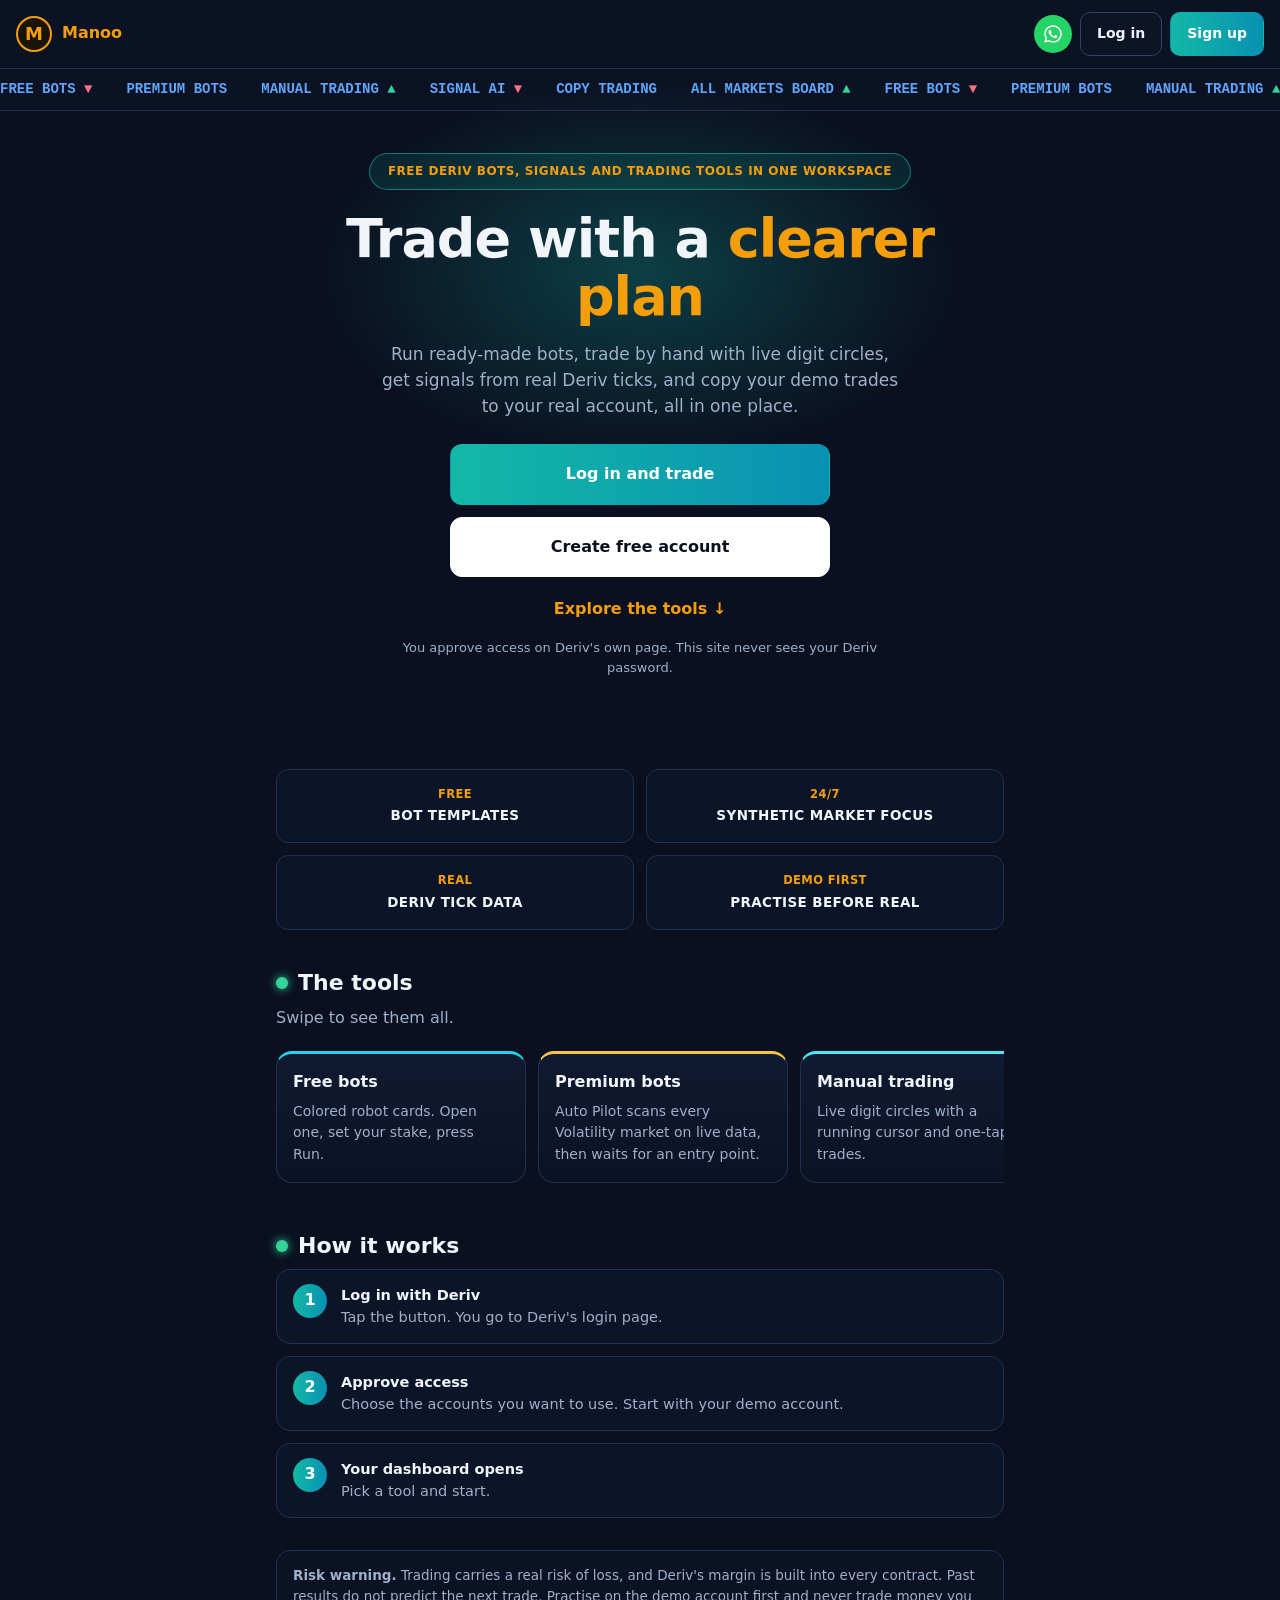
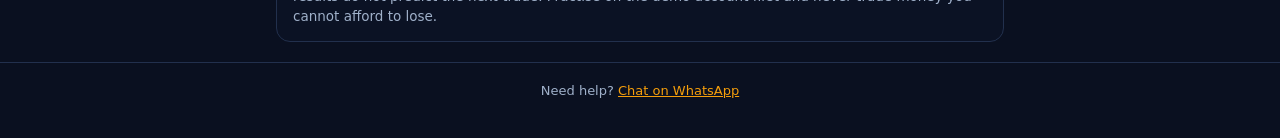
<file: index.html>
<!DOCTYPE html>
<html lang="en">
<head>
<meta charset="utf-8">
<meta name="viewport" content="width=device-width, initial-scale=1">
<title>Deriv bots and trading tools</title>
<style>
:root{--bg:#0a1020;--panel:#121b30;--line:#22304d;--ink:#f1f5f9;--mute:#9fb0c9;--teal:#14b8a6;--teal2:#0891b2;--orange:#f59e0b}
*{box-sizing:border-box}
html{scroll-behavior:smooth}
body{margin:0;background:var(--bg);color:var(--ink);font:16px/1.55 "Trebuchet MS",Verdana,system-ui,sans-serif}
a{color:inherit}
header{display:flex;align-items:center;justify-content:space-between;gap:10px;padding:12px 16px;border-bottom:1px solid var(--line);background:#0b1224}
.brand{display:flex;align-items:center;gap:10px;font-weight:800;color:var(--orange);font-size:16px}
.brand b{width:36px;height:36px;border-radius:50%;background:#1a1405;border:2px solid var(--orange);display:grid;place-items:center;color:var(--orange);font-size:18px}
.hr{display:flex;align-items:center;gap:8px}
.btn{display:inline-flex;align-items:center;justify-content:center;gap:8px;border-radius:10px;padding:10px 16px;font:inherit;font-weight:700;font-size:14px;cursor:pointer;text-decoration:none;border:1px solid #34425f;background:#0c1426;color:var(--ink)}
.btn.t{background:linear-gradient(90deg,var(--teal),var(--teal2));border-color:transparent;color:#fff}
.btn.w{background:#fff;color:#0a1020;border-color:#fff}
.btn:focus-visible{outline:3px solid var(--orange);outline-offset:2px}
.wa{width:38px;height:38px;border-radius:50%;background:#25d366;display:grid;place-items:center}
.strip{background:#0b1224;border-bottom:1px solid var(--line);overflow:hidden;white-space:nowrap}
.strip div{display:inline-flex;gap:34px;padding:10px 0;animation:mq 30s linear infinite;font-family:"Courier New",monospace;font-weight:700;font-size:14px;color:#60a5fa}
.strip span:nth-child(3n)::after{content:" ▲";color:#34d399}.strip span:nth-child(3n+1)::after{content:" ▼";color:#fb7185}
@keyframes mq{from{transform:translateX(0)}to{transform:translateX(-50%)}}
.hero{position:relative;text-align:center;padding:42px 18px 36px;max-width:640px;margin:0 auto}
.hero::before{content:"";position:absolute;inset:-30px 0 auto 0;height:380px;background:radial-gradient(closest-side,rgba(20,184,166,.28),transparent);pointer-events:none;z-index:0}
.hero>*{position:relative;z-index:1}
.pill{display:inline-block;padding:9px 18px;border-radius:30px;border:1px solid rgba(20,184,166,.6);background:rgba(20,184,166,.12);color:var(--orange);font-weight:800;font-size:12px;letter-spacing:.5px;text-transform:uppercase;line-height:1.4}
.hero h1{font-size:clamp(36px,10vw,54px);line-height:1.08;margin:20px 0 14px;letter-spacing:-1px}
.hero h1 em{font-style:normal;color:var(--orange)}
.hero p{color:var(--mute);font-size:17px;margin:0 auto 24px;max-width:520px}
.cta{display:grid;gap:12px;max-width:380px;margin:0 auto}
.cta .btn{padding:17px;font-size:16px;border-radius:12px}
.more{display:inline-block;margin-top:20px;color:var(--orange);font-weight:800;text-decoration:none}
#msg{display:none;max-width:420px;margin:0 auto 16px;padding:10px 14px;border-radius:12px;background:#3a2a10;border:1px solid #8a6a1f;color:#ffd78a;font-size:14px}
.sec{max-width:760px;margin:0 auto;padding:30px 16px 6px}
.sec h2{margin:0 0 6px;font-size:22px;display:flex;align-items:center;gap:10px}.sec h2::before{content:"";width:12px;height:12px;border-radius:50%;background:#34d399;box-shadow:0 0 10px #34d399}
.sec .sub{color:var(--mute);margin:0 0 16px}
.tiles{display:grid;grid-template-columns:1fr 1fr;gap:12px}
.tile{background:#0c1528;border:1px solid var(--line);border-radius:12px;padding:16px;text-align:center;font-weight:800;text-transform:uppercase;font-size:13.5px;letter-spacing:.4px}
.tile small{display:block;color:var(--orange);font-size:11.5px;margin-bottom:2px}
.cards{display:flex;gap:12px;overflow-x:auto;padding:4px 0 10px;scroll-snap-type:x mandatory;scrollbar-width:none}
.cards::-webkit-scrollbar{display:none}
.fc{flex:none;width:250px;scroll-snap-align:start;background:linear-gradient(180deg,#101a30,#0b1224);border:1px solid var(--line);border-top:3px solid var(--c);border-radius:16px;padding:16px}
.fc h3{margin:0 0 6px;font-size:16px}.fc p{margin:0;color:var(--mute);font-size:14px}
.steps{display:grid;gap:12px}
.step{display:flex;gap:14px;background:#0c1528;border:1px solid var(--line);border-radius:14px;padding:14px 16px}
.step i{flex:none;width:34px;height:34px;border-radius:50%;background:linear-gradient(90deg,var(--teal),var(--teal2));color:#fff;display:grid;place-items:center;font-style:normal;font-weight:800}
.step p{margin:0;color:var(--mute);font-size:14.5px}.step b{display:block;color:var(--ink)}
.risk{max-width:728px;margin:26px auto 8px;padding:14px 16px;border-radius:14px;border:1px solid var(--line);background:#0b1224;color:var(--mute);font-size:13.5px}
footer{text-align:center;color:var(--mute);font-size:13px;padding:18px 18px 36px;border-top:1px solid var(--line);margin-top:20px}
@media(prefers-reduced-motion:reduce){.strip div{animation:none;flex-wrap:wrap;white-space:normal}html{scroll-behavior:auto}}
</style>
</head>
<body>
<header>
  <div class="brand"><b>M</b>Manoo</div>
  <div class="hr">
    <a class="wa" href="https://wa.me/254769968830" target="_blank" rel="noopener noreferrer" aria-label="Chat on WhatsApp" title="Chat on WhatsApp"><svg viewBox="0 0 448 512" width="20" height="20" aria-hidden="true"><path fill="#fff" d="M380.9 97.1C339 55.1 283.2 32 223.9 32c-122.4 0-222 99.6-222 222 0 39.1 10.2 77.3 29.6 111L0 480l117.7-30.9c32.4 17.7 68.9 27 106.1 27h.1c122.3 0 224.1-99.6 224.1-222 0-59.3-25.2-115-67.1-157zm-157 341.6c-33.2 0-65.7-8.9-94-25.7l-6.7-4-69.8 18.3L72 359.2l-4.4-7c-18.5-29.4-28.2-63.3-28.2-98.2 0-101.7 82.8-184.5 184.6-184.5 49.3 0 95.6 19.2 130.4 54.1 34.8 34.9 56.2 81.2 56.1 130.5 0 101.8-84.9 184.6-186.6 184.6zm101.2-138.2c-5.5-2.8-32.8-16.2-37.9-18-5.1-1.9-8.8-2.8-12.5 2.8-3.7 5.6-14.3 18-17.6 21.8-3.2 3.7-6.5 4.2-12 1.4-32.6-16.3-54-29.1-75.5-66-5.7-9.8 5.7-9.1 16.3-30.3 1.8-3.7.9-6.9-.5-9.7-1.4-2.8-12.5-30.1-17.1-41.2-4.5-10.8-9.1-9.3-12.5-9.5-3.2-.2-6.9-.2-10.6-.2-3.7 0-9.7 1.4-14.8 6.9-5.1 5.6-19.4 19-19.4 46.3 0 27.3 19.9 53.7 22.6 57.4 2.8 3.7 39.1 59.7 94.8 83.8 35.2 15.2 49 16.5 66.6 13.9 10.7-1.6 32.8-13.4 37.4-26.4 4.6-13 4.6-24.1 3.2-26.4-1.3-2.5-5-3.9-10.5-6.6z"/></svg></a>
    <button class="btn" id="loginTop" type="button">Log in</button>
    <a class="btn t" href="https://t.deriv.link?t=ZMDRX7S994PX" target="_blank" rel="noopener noreferrer sponsored">Sign up</a>
  </div>
</header>

<div class="strip" aria-hidden="true"><div>
  <span>FREE BOTS</span><span>PREMIUM BOTS</span><span>MANUAL TRADING</span><span>SIGNAL AI</span><span>COPY TRADING</span><span>ALL MARKETS BOARD</span>
  <span>FREE BOTS</span><span>PREMIUM BOTS</span><span>MANUAL TRADING</span><span>SIGNAL AI</span><span>COPY TRADING</span><span>ALL MARKETS BOARD</span>
</div></div>

<main>
  <section class="hero">
    <div id="msg" role="status"></div>
    <span class="pill">Free Deriv bots, signals and trading tools in one workspace</span>
    <h1>Trade with a <em>clearer plan</em></h1>
    <p>Run ready-made bots, trade by hand with live digit circles, get signals from real Deriv ticks, and copy your demo trades to your real account, all in one place.</p>
    <div class="cta">
      <button class="btn t" id="loginMain" type="button">Log in and trade</button>
      <a class="btn w" href="https://t.deriv.link?t=ZMDRX7S994PX" target="_blank" rel="noopener noreferrer sponsored">Create free account</a>
    </div>
    <a class="more" href="#tools">Explore the tools ↓</a>
    <p style="font-size:13px;margin-top:16px">You approve access on Deriv's own page. This site never sees your Deriv password.</p>
  </section>

  <section class="sec">
    <div class="tiles">
      <div class="tile"><small>FREE</small>Bot templates</div>
      <div class="tile"><small>24/7</small>Synthetic market focus</div>
      <div class="tile"><small>REAL</small>Deriv tick data</div>
      <div class="tile"><small>DEMO FIRST</small>Practise before real</div>
    </div>
  </section>

  <section class="sec" id="tools">
    <h2>The tools</h2>
    <p class="sub">Swipe to see them all.</p>
    <div class="cards">
      <div class="fc" style="--c:#22d3ee"><h3>Free bots</h3><p>Colored robot cards. Open one, set your stake, press Run.</p></div>
      <div class="fc" style="--c:#f5c542"><h3>Premium bots</h3><p>Auto Pilot scans every Volatility market on live data, then waits for an entry point.</p></div>
      <div class="fc" style="--c:#4ee3f5"><h3>Manual trading</h3><p>Live digit circles with a running cursor and one-tap trades.</p></div>
      <div class="fc" style="--c:#a3e635"><h3>Signal AI</h3><p>Scans markets, rings and blinks when a pattern stands out.</p></div>
      <div class="fc" style="--c:#818cf8"><h3>All markets board</h3><p>Every Volatility index as live circle cards on one screen.</p></div>
      <div class="fc" style="--c:#f472b6"><h3>Copy trading</h3><p>Mirror your demo trades on your real account with strict limits.</p></div>
    </div>
  </section>

  <section class="sec">
    <h2>How it works</h2>
    <div class="steps">
      <div class="step"><i>1</i><p><b>Log in with Deriv</b>Tap the button. You go to Deriv's login page.</p></div>
      <div class="step"><i>2</i><p><b>Approve access</b>Choose the accounts you want to use. Start with your demo account.</p></div>
      <div class="step"><i>3</i><p><b>Your dashboard opens</b>Pick a tool and start.</p></div>
    </div>
  </section>

  <div class="risk"><b>Risk warning.</b> Trading carries a real risk of loss, and Deriv's margin is built into every contract. Past results do not predict the next trade. Practise on the demo account first and never trade money you cannot afford to lose.</div>
</main>

<footer>Need help? <a href="https://wa.me/254769968830" target="_blank" rel="noopener noreferrer" style="color:var(--orange)">Chat on WhatsApp</a></footer>

<script>
(function(){
  var APP_ID='33NyIprKo3XAhtN4o99wt',REDIRECT='https://manoo-fx.vercel.app/dashboard.html',SCOPE='trade account_manage';
  var authed=false;try{authed=!!sessionStorage.getItem('mtl_a')}catch(e){}
  var msg=document.getElementById('msg'),q=new URLSearchParams(location.search);
  if(q.get('expired')){msg.textContent='Your session ended. Please log in again.';msg.style.display='block'}
  function b64(buf){return btoa(String.fromCharCode.apply(null,new Uint8Array(buf))).replace(/\+/g,'-').replace(/\//g,'_').replace(/=+$/,'')}
  async function login(){
    if(authed){location.href='/dashboard.html';return}
    try{
      var v=b64(crypto.getRandomValues(new Uint8Array(32))),ch=b64(await crypto.subtle.digest('SHA-256',new TextEncoder().encode(v))),state=crypto.randomUUID();
      sessionStorage.setItem('mtl_v',v);sessionStorage.setItem('mtl_s',state);
      var u=new URL('https://auth.deriv.com/oauth2/auth');
      u.search=new URLSearchParams({response_type:'code',client_id:APP_ID,redirect_uri:REDIRECT,scope:SCOPE,state:state,code_challenge:ch,code_challenge_method:'S256'}).toString();
      location.href=u.toString();
    }catch(e){msg.textContent='Your browser blocked the secure login. Open this page over https and try again.';msg.style.display='block'}
  }
  var top=document.getElementById('loginTop'),main=document.getElementById('loginMain');
  if(authed){top.textContent='Open dashboard';main.textContent='Open dashboard'}
  top.onclick=login;main.onclick=login;
})();
</script>
</body>
</html>
</file>
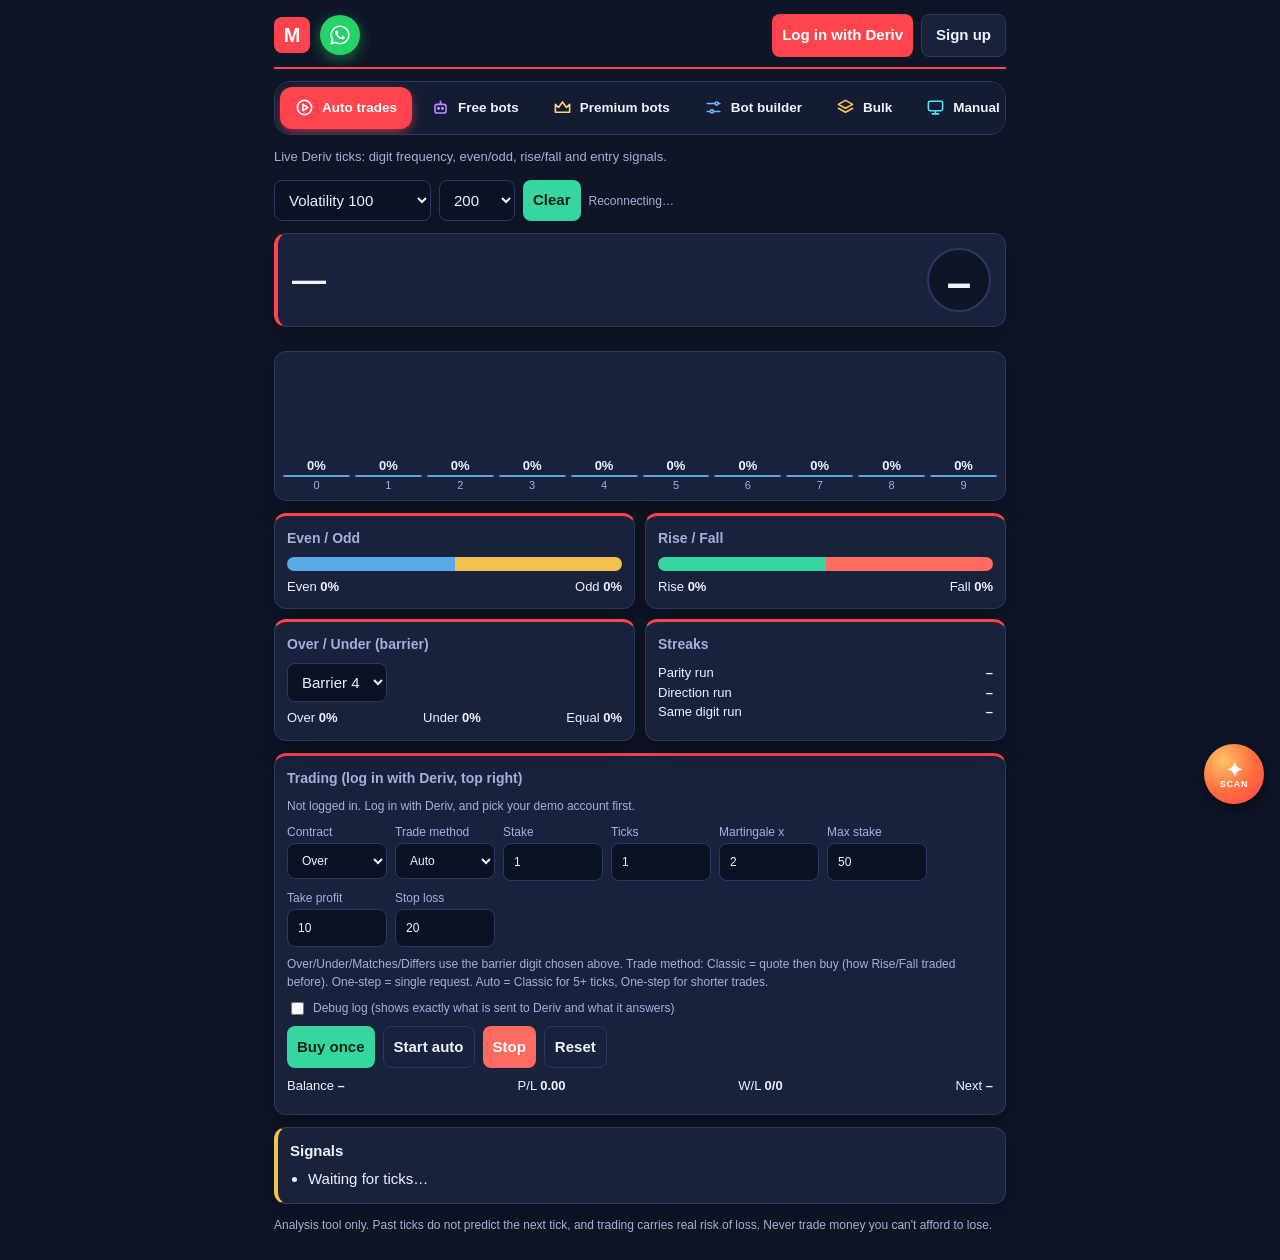
<file: dashboard.html>
<!DOCTYPE html>
<html lang="en">
<head>
<meta charset="utf-8">
<meta name="viewport" content="width=device-width, initial-scale=1">
<title>Dashboard</title>
<style>
:root{--bg:#0e1a1f;--panel:#16272e;--line:#27404a;--ink:#e8f1ee;--mute:#8fa6a8;--up:#37d6a0;--down:#ff6b5e;--hot:#f2c14e;--cool:#5aa9e6}
*{box-sizing:border-box}
body{margin:0;background:var(--bg);color:var(--ink);font:15px/1.5 "Trebuchet MS",Verdana,sans-serif;padding:14px;max-width:760px;margin-inline:auto}
h1{font-size:22px;margin:0 0 2px;letter-spacing:.3px}
.sub{color:var(--mute);margin:0 0 14px;font-size:13px}
.bar{display:flex;gap:8px;flex-wrap:wrap;margin-bottom:12px}
select,input,button{background:var(--panel);color:var(--ink);border:1px solid var(--line);border-radius:8px;padding:9px 10px;font:inherit}
button{cursor:pointer;background:var(--up);color:#06231a;border:0;font-weight:700}
button:focus-visible,select:focus-visible,input:focus-visible{outline:2px solid var(--hot);outline-offset:2px}
.status{font-size:12px;color:var(--mute);align-self:center}
.price{background:var(--panel);border:1px solid var(--line);border-radius:12px;padding:14px;margin-bottom:12px;display:flex;justify-content:space-between;align-items:center}
.price b{font-size:34px;font-variant-numeric:tabular-nums}
.price .ld{font-size:44px;font-weight:700;width:64px;height:64px;border-radius:50%;display:grid;place-items:center;background:var(--bg);border:2px solid var(--line)}
.tape{display:flex;gap:4px;flex-wrap:wrap;margin-bottom:12px}
.tape span{width:26px;height:30px;border-radius:6px;display:grid;place-items:center;font-weight:700;background:var(--panel);border:1px solid var(--line)}
.tape .u{border-color:var(--up)}.tape .d{border-color:var(--down)}
.digits{display:grid;grid-template-columns:repeat(10,1fr);gap:5px;align-items:end;height:150px;background:var(--panel);border:1px solid var(--line);border-radius:12px;padding:10px 8px 6px;margin-bottom:12px}
.col{display:flex;flex-direction:column;justify-content:flex-end;align-items:center;height:100%;font-size:11px;color:var(--mute)}
.col i{display:block;width:100%;border-radius:4px 4px 0 0;background:var(--cool);min-height:2px;transition:height .2s}
.col.hi i{background:var(--hot)}.col.lo i{background:var(--down)}.col.cur i{outline:2px solid #fff}
.col b{color:var(--ink);font-size:13px}
.grid{display:grid;grid-template-columns:1fr 1fr;gap:10px;margin-bottom:12px}
.card{background:var(--panel);border:1px solid var(--line);border-radius:12px;padding:12px}
.card h3{margin:0 0 8px;font-size:14px;color:var(--mute);font-weight:600}
.split{display:flex;height:14px;border-radius:7px;overflow:hidden;margin:6px 0}
.split div{transition:width .2s}
.row{display:flex;justify-content:space-between;font-size:13px;font-variant-numeric:tabular-nums}
.sig{background:var(--panel);border:1px solid var(--line);border-left:4px solid var(--hot);border-radius:12px;padding:12px;margin-bottom:12px}
.sig ul{margin:6px 0 0;padding-left:18px}
.note{color:var(--mute);font-size:12px}
@media(max-width:480px){.grid{grid-template-columns:1fr}.price b{font-size:28px}}
@media(prefers-reduced-motion:reduce){*{transition:none!important}}
.f{display:flex;flex-direction:column;font-size:12px;color:var(--mute);gap:2px}.f input,.f select{width:100px}
.tr{display:flex;gap:8px;flex-wrap:wrap;margin:8px 0}
button.alt{background:var(--panel);color:var(--ink);border:1px solid var(--line)}button.stop{background:var(--down);color:#fff}
#log{max-height:140px;overflow:auto;font-size:12px;font-variant-numeric:tabular-nums;margin-top:6px}#log .w{color:var(--up)}#log .l{color:var(--down)}
.top{display:flex;justify-content:space-between;align-items:center;gap:10px;flex-wrap:wrap;border-bottom:2px solid #ff444f;padding-bottom:10px;margin-bottom:12px}
.logo{display:flex;align-items:center;gap:10px}.logo span{width:36px;height:36px;border-radius:8px;background:#ff444f;color:#fff;display:grid;place-items:center;font-weight:800;font-size:20px}
button.brand{background:#ff444f;color:#fff}#appid{width:110px}
.acc{position:relative}
button.pill{display:flex;align-items:center;gap:8px;background:#f2f3f4;color:#181c25;border:0;border-radius:999px;padding:6px 12px 6px 8px;font-weight:700;font-size:15px;font-variant-numeric:tabular-nums}
button.pill svg.chev{transition:transform .15s}button.pill[aria-expanded=true] svg.chev{transform:rotate(180deg)}
.flag{display:inline-block;width:24px;height:24px;border-radius:50%;overflow:hidden;flex:none}.flag svg{display:block;width:100%;height:100%}
.flag.gen{background:#2b3f8f;color:#fff;display:inline-grid;place-items:center;font-size:12px;font-weight:700}
.tag{font-style:normal;font-size:10px;font-weight:700;letter-spacing:.4px;text-transform:uppercase;padding:2px 6px;border-radius:999px}
.tag.d{background:#d9e8ff;color:#1d4f9c}.tag.r{background:#ffd9dc;color:#b3202c}
.menu{display:none;position:absolute;right:0;top:calc(100% + 8px);min-width:270px;max-width:92vw;background:var(--panel);border:1px solid var(--line);border-radius:14px;padding:6px;z-index:30;box-shadow:0 10px 30px rgba(0,0,0,.45)}
.menu.open{display:block}
.mi{display:flex;align-items:center;gap:10px;padding:10px;border-radius:10px;cursor:pointer}
.mi:hover,.mi.sel{background:#203b46}
.mid{display:flex;flex-direction:column;gap:3px;flex:1;font-size:13px;align-items:flex-start}
.mb{font-weight:700;font-variant-numeric:tabular-nums;font-size:14px}
#log .g{color:var(--mute);word-break:break-all}
[hidden]{display:none!important}
.tabs{display:grid;grid-template-columns:repeat(3,1fr);gap:6px;margin-bottom:12px}
button.tab{padding:10px 2px;font-size:13px;background:var(--panel);color:var(--mute);border:1px solid var(--line)}
button.tab.on{background:#ff444f;color:#fff;border-color:#ff444f}
button.bc{display:block;width:100%;text-align:left;background:var(--panel);color:var(--ink);border:1px solid var(--line);margin-bottom:8px;border-radius:12px;padding:12px;font-weight:700}
button.bc small{display:block;font-weight:400;color:var(--mute);margin-top:2px}
h4.sec{margin:14px 0 6px;font-size:12px;letter-spacing:.6px;text-transform:uppercase;color:var(--mute)}
button:disabled{opacity:.4;cursor:not-allowed}
#klog{max-height:160px;overflow:auto;font-size:12px;margin-top:6px}#klog .w{color:var(--up)}#klog .l{color:var(--down)}#klog .g{color:var(--mute)}
#blog{max-height:160px;overflow:auto;font-size:12px;margin-top:6px}#blog .w{color:var(--up)}#blog .l{color:var(--down)}#blog .g{color:var(--mute);word-break:break-all}
a.signup{display:inline-flex;align-items:center;background:var(--panel);color:var(--ink);border:1px solid var(--line);border-radius:8px;padding:9px 14px;font-weight:700;text-decoration:none}
a.signup:hover{border-color:#ff444f}
button.fab{position:fixed;right:16px;bottom:96px;width:60px;height:60px;border-radius:50%;border:0;z-index:60;cursor:grab;touch-action:none;user-select:none;-webkit-user-select:none;
 background:radial-gradient(circle at 32% 28%,#ffc266,#ff6a3d 55%,#ff444f);color:#fff;display:flex;flex-direction:column;align-items:center;justify-content:center;gap:0;line-height:1;box-shadow:0 6px 18px rgba(0,0,0,.5)}
button.fab span{font-size:20px}button.fab small{font-size:9px;font-weight:800;letter-spacing:.8px}
button.fab.run{animation:pulse 1.6s infinite}
@keyframes pulse{0%{box-shadow:0 0 0 0 rgba(255,106,61,.7)}100%{box-shadow:0 0 0 18px rgba(255,106,61,0)}}
@media(prefers-reduced-motion:reduce){button.fab.run{animation:none;outline:3px solid #ffc266}}
.sheet{position:fixed;left:12px;right:12px;bottom:12px;max-width:420px;margin:auto;z-index:70;background:var(--panel);border:1px solid var(--line);border-radius:16px;padding:14px;max-height:82vh;overflow:auto;box-shadow:0 12px 36px rgba(0,0,0,.6)}
#slog{max-height:130px;overflow:auto;font-size:12px;margin:8px 0}#slog .w{color:var(--up)}#slog .l{color:var(--down)}#slog .g{color:var(--mute)}
/* ---------- colour themes and backgrounds ---------- */
:root{--bg:#0e1526;--panel:#18223d;--solid:#141c33;--field:#0b1224;--line:#2c3860;--ink:#eef2ff;--mute:#a3b2d8}
body{background:var(--bg);--tab:#ff444f;min-height:100vh}
body[data-tab="2"]{--tab:#a66bff}body[data-tab="3"]{--tab:#3aa0ff}body[data-tab="5"]{--tab:#ffb02e}
select,input{background:var(--field)}
h1{background:linear-gradient(90deg,#fff 25%,var(--tab));-webkit-background-clip:text;background-clip:text;color:transparent}
.card,.price,.digits,.sig{box-shadow:0 8px 24px rgba(0,0,0,.28)}
.card{border-top:3px solid var(--tab)}
.price{border-left:4px solid var(--tab)}
h4.sec{color:var(--tab)}
.top{border-bottom-color:var(--tab)}
.logo{flex-wrap:wrap}
button.tab{border-bottom-width:3px}
button.tab#t1{border-bottom-color:#ff444f}button.tab#t2{border-bottom-color:#a66bff}button.tab#t3{border-bottom-color:#3aa0ff}button.tab#t5{border-bottom-color:#ffb02e}
button.tab.on{background:var(--tab);border-color:var(--tab);color:#fff}
body[data-tab="5"] button.tab.on{color:#07140f}
button.bc{border-left:4px solid var(--tab)}
.menu,.sheet{background:var(--solid)}
.mi:hover,.mi.sel{background:rgba(255,255,255,.08)}
#bgo,#kgo{background:var(--tab)!important;color:#fff!important}
body[data-tab="5"] #kgo{color:#07140f!important}
#thm{padding:4px 9px;font-size:12px}
button.bc{--c:#3aa0ff;border-left:5px solid var(--c);background:linear-gradient(100deg,rgba(255,255,255,.11),rgba(255,255,255,.02))}
button.bc:hover,button.bc:focus-visible{box-shadow:0 0 0 1px var(--c) inset,0 6px 18px rgba(0,0,0,.35)}
.tg{display:inline-block;font-size:10px;font-weight:800;letter-spacing:.7px;padding:2px 8px;border-radius:999px;background:var(--c);color:#0b1020;margin-right:8px;vertical-align:middle}
#bgo,#kgo{color:var(--on,#fff)!important}
/* ---------- Manual trading ---------- */
body[data-tab="6"]{--tab:#22d3ee}button.tab#t6{border-bottom-color:#22d3ee}body[data-tab="6"] button.tab.on{color:#05202a}
#mboard{position:relative;padding:16px 2px 2px}
#mcircles{display:grid;grid-template-columns:repeat(5,1fr);gap:20px 6px;justify-items:center}
.dc{position:relative;width:100%;max-width:70px;aspect-ratio:1;border-radius:50%;background:rgba(255,255,255,.07);display:flex;flex-direction:column;align-items:center;justify-content:center;line-height:1.05;cursor:pointer;user-select:none}
.dc svg{position:absolute;inset:0;width:100%;height:100%;transform:rotate(90deg)}
.dc .trk{fill:none;stroke:rgba(255,255,255,.16);stroke-width:7}
.dc .arc{fill:none;stroke:var(--ac,#8b93a7);stroke-width:7;stroke-linecap:round;transition:stroke-dasharray .25s}
.dc b{font-size:19px;position:relative}.dc span{font-size:11px;position:relative;color:var(--mute)}
.dc.sel{background:#000;box-shadow:0 0 0 2px rgba(255,255,255,.55)}.dc.sel span{color:#fff}
#mcur{position:absolute;width:0;height:0;border-left:8px solid transparent;border-right:8px solid transparent;border-top:13px solid #ff3b3b;transition:left .22s ease,top .22s ease;z-index:3;pointer-events:none;filter:drop-shadow(0 2px 3px rgba(0,0,0,.5))}
#mdig{display:grid;grid-template-columns:repeat(5,1fr);gap:8px;margin:6px 0 12px}
#mdig button{background:var(--field);color:var(--ink);border:1px solid var(--line);font-size:18px;font-weight:600;padding:10px 0}
#mdig button.sel{background:#000;color:#fff;border-color:#fff}
.mbtns{display:grid;grid-template-columns:1fr 1fr;gap:12px;margin:6px 0 10px}
button.mb{display:flex;flex-direction:column;align-items:center;gap:2px;padding:14px 6px;border-radius:14px;color:#fff;border:0;line-height:1.2}
button.mb small{font-weight:400;opacity:.9}button.mb span{font-size:15px}button.mb b{font-size:22px}
button.mb.a{background:linear-gradient(180deg,#14d79b,#00a874)}button.mb.b{background:linear-gradient(180deg,#f2184f,#c5002f)}
.mres{text-align:center;font-size:20px;font-weight:800;padding:10px;border-radius:12px;background:var(--field);margin-bottom:6px}.mres.w{color:var(--up)}.mres.l{color:var(--down)}
#mlog{max-height:150px;overflow:auto;font-size:12px;margin-top:6px}#mlog .w{color:var(--up)}#mlog .l{color:var(--down)}#mlog .g{color:var(--mute)}
@media(prefers-reduced-motion:reduce){#mcur,.dc .arc{transition:none}}
a.wa{display:inline-grid;place-items:center;width:40px;height:40px;border-radius:50%;background:#25d366;box-shadow:0 4px 14px rgba(37,211,102,.45);transition:transform .15s}
a.wa:hover,a.wa:focus-visible{transform:scale(1.08);outline:2px solid #fff;outline-offset:2px}
@media(prefers-reduced-motion:reduce){a.wa{transition:none}}
/* ---------- robot bot cards ---------- */
button.bc.bot{--c:#22d3ee;--on:#06202a;display:grid;grid-template-columns:78px 1fr;gap:4px 12px;align-items:center;padding:14px;border-radius:20px;border:1px solid var(--c);border-left:1px solid var(--c);
 background:linear-gradient(135deg,rgba(255,255,255,.10),rgba(0,0,0,.35)),var(--panel);background:linear-gradient(135deg,color-mix(in srgb,var(--c) 30%,transparent),rgba(0,0,0,.35)),var(--panel);
 box-shadow:0 0 22px -8px var(--c),inset 0 0 0 1px rgba(255,255,255,.04);margin-bottom:12px;font-weight:400}
button.bc.bot .rb{grid-row:1/3;display:grid;place-items:center;filter:drop-shadow(0 0 10px var(--c))}
button.bc.bot .bn{font-size:17px;font-weight:800;line-height:1.2;color:var(--ink);display:block;margin:4px 0 2px}
button.bc.bot .by{font-size:12px;color:var(--mute);display:flex;align-items:center;gap:5px}
button.bc.bot small{grid-column:1/-1;margin-top:4px;color:var(--mute)}
button.bc.bot .lb{grid-column:1/-1;justify-self:end;background:var(--c);color:var(--on);padding:9px 18px;border-radius:14px;font-weight:800;font-size:14px;margin-top:6px}
button.bc.bot:hover,button.bc.bot:focus-visible{box-shadow:0 0 30px -4px var(--c),inset 0 0 0 1px var(--c)}
/* ---------- signal tab ---------- */
body[data-tab="7"]{--tab:#a3e635}button.tab#t7{border-bottom-color:#a3e635}body[data-tab="7"] button.tab.on{color:#14230a}
button.tab#t7.alert{animation:sigblink .9s infinite;background:#a3e635;color:#14230a;border-color:#a3e635}
@keyframes sigblink{0%,100%{box-shadow:0 0 0 0 rgba(163,230,53,.9);transform:scale(1)}50%{box-shadow:0 0 0 12px rgba(163,230,53,0);transform:scale(1.05)}}
#sigbar{display:none;margin:-4px 0 12px;padding:10px 14px;border-radius:14px;background:#a3e635;color:#14230a;font-weight:800;text-align:center;cursor:pointer;animation:sigblink .9s infinite}
#sigbar.on{display:block}
.tl{display:flex;flex-direction:column;gap:8px;background:#0b0f1a;border:2px solid #2b3552;border-radius:18px;padding:12px 10px;flex:none}
.tl i{display:block;width:34px;height:34px;border-radius:50%;background:#252b3d;transition:background .2s,box-shadow .2s}
.tl.red i:nth-child(1){background:#ef4444;box-shadow:0 0 18px #ef4444}.tl.amb i:nth-child(2){background:#f59e0b;box-shadow:0 0 18px #f59e0b}.tl.grn i:nth-child(3){background:#22c55e;box-shadow:0 0 20px #22c55e}
.sgrow{display:flex;gap:14px;align-items:flex-start}
#g_title{font-size:21px;font-weight:800;color:var(--ink);margin:2px 0 4px}#g_state{font-size:11px;font-weight:800;letter-spacing:.9px;color:var(--mute)}
#g_ev .ev{display:grid;grid-template-columns:1fr 1fr 1fr;gap:6px;font-size:13px;padding:6px 0;border-bottom:1px solid rgba(255,255,255,.07)}
#glog{max-height:150px;overflow:auto;font-size:12px;margin-top:6px}#glog .w{color:var(--up)}#glog .l{color:var(--down)}#glog .g{color:var(--mute)}
@media(prefers-reduced-motion:reduce){button.tab#t7.alert,#sigbar{animation:none;outline:3px solid #14230a}}
#g_tbl .ar{display:grid;grid-template-columns:1.5fr 1fr .8fr .5fr;gap:6px;padding:7px 2px;border-bottom:1px solid rgba(255,255,255,.07);font-size:12.5px}
#g_tbl .ar.hd{color:var(--mute);font-size:11px}
#g_tbl .ar.ok{color:#a3e635;font-weight:700}
/* ---------- one scrolling navigation bar with icons ---------- */
.tabs{display:flex;grid-template-columns:none;gap:4px;overflow-x:auto;overflow-y:hidden;scroll-snap-type:x proximity;-webkit-overflow-scrolling:touch;scrollbar-width:none;background:var(--solid);border:1px solid var(--line);border-radius:16px;padding:5px;margin-bottom:12px}
.tabs::-webkit-scrollbar{display:none}
button.tab{display:flex;align-items:center;gap:8px;flex:none;scroll-snap-align:center;padding:11px 15px;font-size:13.5px;font-weight:700;background:transparent;color:var(--ink);border:0;border-width:0;border-radius:12px;white-space:nowrap}
button.tab svg{stroke:var(--ic,currentColor);flex:none}
button.tab#t1{--ic:#ff6b78}button.tab#t2{--ic:#b98dff}button.tab#t3{--ic:#6cb6ff}button.tab#t5{--ic:#ffc654}button.tab#t6{--ic:#4ee3f5}button.tab#t7{--ic:#b9f35a}
button.tab.on{background:var(--tab);color:#fff;box-shadow:0 4px 14px -4px var(--tab)}
button.tab.on svg{stroke:currentColor}
button.tab#t7.alert svg{stroke:currentColor}
/* ---------- copy trading ---------- */
body[data-tab="8"]{--tab:#f472b6}button.tab#t8{--ic:#f9a8d4}body[data-tab="8"] button.tab.on{color:#2a0a1a}
#clog{max-height:170px;overflow:auto;font-size:12px;margin-top:6px}#clog .w{color:var(--up)}#clog .l{color:var(--down)}#clog .g{color:var(--mute)}
/* ---------- cashier ---------- */
body[data-tab="9"]{--tab:#34d399}button.tab#t9{--ic:#6ee7b7}body[data-tab="9"] button.tab.on{color:#03261a}
a.cbtn{display:flex;flex-direction:column;align-items:center;gap:4px;padding:16px 8px;border-radius:16px;text-decoration:none;font-weight:800;color:#fff;border:0}
a.cbtn small{font-weight:400;opacity:.92;font-size:12px}
a.cbtn.dp{background:linear-gradient(180deg,#14d79b,#00a874)}a.cbtn.wd{background:linear-gradient(180deg,#6366f1,#4f46e5)}a.cbtn.tf{background:linear-gradient(180deg,#38bdf8,#0284c7)}
.cgrid{display:grid;grid-template-columns:repeat(3,1fr);gap:10px;margin:8px 0 12px}
.acr{display:flex;align-items:center;justify-content:space-between;gap:10px;padding:10px 4px;border-bottom:1px solid rgba(255,255,255,.08)}.acr:last-child{border-bottom:0}
a.dep{display:inline-flex;align-items:center;gap:6px;padding:11px 14px;border-radius:12px;background:linear-gradient(180deg,#14d79b,#00a874);color:#fff;font-weight:800;text-decoration:none;font-size:14px}
/* ---------- markets board ---------- */
body[data-tab="10"]{--tab:#818cf8}button.tab#t10{--ic:#a5b4fc}body[data-tab="10"] button.tab.on{color:#0d1033}
.mk{background:var(--panel);border:1px solid var(--line);border-top:3px solid var(--tab);border-radius:16px;padding:12px 12px 10px;margin-bottom:12px;cursor:pointer}
.mk:hover{box-shadow:0 0 0 1px var(--tab) inset}
.mk .hd{display:flex;align-items:center;gap:8px;margin-bottom:10px}
.mk .hd b{flex:1;font-size:15px;min-width:0}.mk .hd .px{font-variant-numeric:tabular-nums;font-weight:700}
.mk .hd .ld{width:30px;height:30px;border-radius:50%;background:#000;color:#fff;display:grid;place-items:center;font-weight:800;border:2px solid rgba(255,255,255,.5)}
.mcs{display:grid;grid-template-columns:repeat(5,1fr);gap:16px 8px;justify-items:center;padding-top:8px}
.mc{position:relative;width:100%;max-width:58px;aspect-ratio:1;border-radius:50%;background:conic-gradient(var(--ac,#8b93a7) var(--a,0%),rgba(255,255,255,.16) 0);display:flex;flex-direction:column;align-items:center;justify-content:center;line-height:1.05}
.mc::before{content:"";position:absolute;inset:5px;border-radius:50%;background:var(--panel)}
.mc b,.mc span{position:relative;z-index:1}.mc b{font-size:16px}.mc span{font-size:10px;color:var(--mute)}
.mc.cur::after{content:"";position:absolute;top:-12px;left:50%;transform:translateX(-50%);border-left:6px solid transparent;border-right:6px solid transparent;border-top:10px solid #ff3b3b;filter:drop-shadow(0 2px 2px rgba(0,0,0,.5))}
.mc.cur::before{background:#1d2850}
.eo{display:flex;height:8px;border-radius:5px;overflow:hidden;margin:10px 0 4px}.eo i{display:block;transition:width .3s}
.eol{display:flex;justify-content:space-between;font-size:12px;color:var(--mute)}
/* ---------- Signal AI look: terminal screen, cyan frame ---------- */
#pg7{position:relative;isolation:isolate;--panel:rgba(0,0,0,.86);--solid:#050505;--line:#14532d;--ink:#d1fae5;--mute:#6ee7b7;--field:#070707;background:#000;border-radius:16px;padding:12px 10px;margin:0 -4px 12px;overflow:hidden}
#g_term{position:absolute;inset:0;z-index:-1;overflow:hidden;font:13px/1.45 "Courier New",monospace;color:#16a34a;opacity:.85;padding:6px;display:flex;flex-direction:column;justify-content:flex-end;word-break:break-all}
#g_term div{white-space:normal}
.gm{border:3px solid #22e6ff;border-radius:18px;background:#000;padding:16px;margin:8px 2px 14px;box-shadow:0 0 26px 2px rgba(34,230,255,.55),inset 0 0 18px rgba(34,230,255,.15)}
.gt{color:#ff3b3b;font-size:24px;text-align:center;margin-bottom:14px;font-weight:700}
.gg{display:grid;grid-template-columns:1fr 1fr;gap:12px}
.gm .f{color:#e5e7eb;font-size:14px}
.gm select,.gm input{width:100%;background:#0b0b0b;color:#ff3b3b;border:1px solid #1f2937;font-weight:700;text-align:center;padding:12px 8px}
#g_latest{margin:14px 0;border-radius:14px;background:#000;border:1px solid #111;padding:22px 10px;text-align:center;color:#22ff55;font:17px "Courier New",monospace;letter-spacing:2px;text-shadow:0 0 8px #22ff55}
.gan{width:100%;background:#0a8a0a;color:#fff;border:0;border-radius:10px;padding:14px;font-size:15px;font-weight:700}
.gcn{margin-top:10px;color:#9ca3af;font-size:12px;text-align:center}
#pg7 select,#pg7 input{border-color:#14532d}
/* ---------- Copy trading look: white cards, dark-blue account card, cyan buttons ---------- */
#pg8 .cw{background:#fff;color:#111827;border-radius:14px;padding:16px;margin-bottom:14px;box-shadow:0 6px 18px rgba(0,0,0,.35);--ink:#111827;--mute:#475569;--field:#fff;--line:#cbd5e1}
#pg8 .cw select,#pg8 .cw input{background:#fff;color:#111827;border:1px solid #cbd5e1}
#pg8 .cw .f{color:#334155}#pg8 .cw .note{color:#475569}#pg8 .cw b{color:#111827}
.cgreen{width:100%;background:#28a745;color:#fff;border:0;border-radius:8px;padding:16px;font-size:16px;font-weight:700}
.cgreen.on{background:#dc2626}
.cinfo{margin:12px 0;padding:12px;border-radius:8px;background:#dbe7f1;color:#1f3a52;font-size:13.5px;text-align:center}
.cacc{display:flex;align-items:center;justify-content:space-between;gap:10px;border-radius:18px;padding:18px 20px;background:linear-gradient(90deg,#1e3a8a,#2a4b94);color:#fff;font-weight:800;font-size:19px;box-shadow:0 8px 18px rgba(30,58,138,.45)}
#pg8 .cw .cacc b{color:#facc15;font-size:23px}
.cth{margin:6px 4px 12px;color:#9ca3af;font-size:26px;font-weight:700}
.crow{display:flex;align-items:flex-end;gap:10px}
.ccy{background:#00e5ff;color:#06222a;border:0;border-radius:8px;font-weight:800;padding:13px 18px;white-space:nowrap}
#pg8 .cst{color:#0891b2;font-size:18px;font-weight:700}
#pg8 #clog .w{color:#15803d}#pg8 #clog .l{color:#b91c1c}#pg8 #clog .g{color:#475569}
#pg8 .cwarn{color:var(--mute)}
/* ---------- Premium bots ---------- */
body[data-tab="11"]{--tab:#f5c542}button.tab#t11{--ic:#ffd978}body[data-tab="11"] button.tab.on{color:#2a2000}
#p_live{border-radius:14px;background:#0b0f1a;border:1px solid var(--line);padding:14px;font-family:"Courier New",monospace}
#p_live .pl{display:flex;justify-content:space-between;gap:10px;font-size:13px;padding:3px 0}#p_live b{color:#f5c542}
#p_tick{font-size:18px;color:#22ff55;text-shadow:0 0 8px #22ff55;letter-spacing:1px}
#plog{max-height:170px;overflow:auto;font-size:12px;margin-top:6px}#plog .w{color:var(--up)}#plog .l{color:var(--down)}#plog .g{color:var(--mute)}
button.bc.bot.sel{box-shadow:0 0 0 3px var(--c),0 0 26px -4px var(--c)}
</style>
</head>
<body data-tab="1">
<div class="top"><div class="logo"><span>M</span><a id="wa" class="wa" href="https://wa.me/254769968830" target="_blank" rel="noopener noreferrer" aria-label="Chat on WhatsApp" title="Chat on WhatsApp"><svg viewBox="0 0 448 512" width="22" height="22" aria-hidden="true"><path fill="#fff" d="M380.9 97.1C339 55.1 283.2 32 223.9 32c-122.4 0-222 99.6-222 222 0 39.1 10.2 77.3 29.6 111L0 480l117.7-30.9c32.4 17.7 68.9 27 106.1 27h.1c122.3 0 224.1-99.6 224.1-222 0-59.3-25.2-115-67.1-157zm-157 341.6c-33.2 0-65.7-8.9-94-25.7l-6.7-4-69.8 18.3L72 359.2l-4.4-7c-18.5-29.4-28.2-63.3-28.2-98.2 0-101.7 82.8-184.5 184.6-184.5 49.3 0 95.6 19.2 130.4 54.1 34.8 34.9 56.2 81.2 56.1 130.5 0 101.8-84.9 184.6-186.6 184.6zm101.2-138.2c-5.5-2.8-32.8-16.2-37.9-18-5.1-1.9-8.8-2.8-12.5 2.8-3.7 5.6-14.3 18-17.6 21.8-3.2 3.7-6.5 4.2-12 1.4-32.6-16.3-54-29.1-75.5-66-5.7-9.8 5.7-9.1 16.3-30.3 1.8-3.7.9-6.9-.5-9.7-1.4-2.8-12.5-30.1-17.1-41.2-4.5-10.8-9.1-9.3-12.5-9.5-3.2-.2-6.9-.2-10.6-.2-3.7 0-9.7 1.4-14.8 6.9-5.1 5.6-19.4 19-19.4 46.3 0 27.3 19.9 53.7 22.6 57.4 2.8 3.7 39.1 59.7 94.8 83.8 35.2 15.2 49 16.5 66.6 13.9 10.7-1.6 32.8-13.4 37.4-26.4 4.6-13 4.6-24.1 3.2-26.4-1.3-2.5-5-3.9-10.5-6.6z"/></svg></a></div>
<div><div id="out" class="tr" style="margin:0"><button id="login" class="brand">Log in with Deriv</button><a id="signup" class="signup" href="https://t.deriv.link?t=ZMDRX7S994PX" target="_blank" rel="noopener noreferrer sponsored">Sign up</a></div>
<div id="in" class="tr" style="margin:0;display:none"><div class="acc"><button id="accbtn" class="pill" aria-haspopup="listbox" aria-expanded="false" aria-label="Switch account"><span id="flag"></span><span id="hbal">–</span><i id="tag" class="tag"></i><svg class="chev" width="14" height="14" viewBox="0 0 24 24" fill="none" stroke="currentColor" stroke-width="3" stroke-linecap="round" stroke-linejoin="round"><path d="M6 9l6 6 6-6"/></svg></button><div id="accmenu" class="menu" role="listbox"></div></div><select id="accsel" hidden aria-hidden="true"></select><a class="dep" href="https://app.deriv.com/cashier/payment-agent" target="_blank" rel="noopener noreferrer" aria-label="Deposit on Deriv" title="Deposit on Deriv">+ Deposit</a><button id="logout" class="alt">Log out</button></div></div></div>
<div class="tabs" role="tablist"><button id="t1" class="tab on"><svg viewBox="0 0 24 24" width="19" height="19" fill="none" stroke-width="2" stroke-linecap="round" stroke-linejoin="round" aria-hidden="true"><circle cx="12" cy="12" r="9"/><path d="M10 8l6 4-6 4z"/></svg><span>Auto trades</span></button><button id="t2" class="tab"><svg viewBox="0 0 24 24" width="19" height="19" fill="none" stroke-width="2" stroke-linecap="round" stroke-linejoin="round" aria-hidden="true"><rect x="5" y="8" width="14" height="11" rx="3"/><path d="M12 4v4"/><circle cx="9.5" cy="13" r="1"/><circle cx="14.5" cy="13" r="1"/></svg><span>Free bots</span></button><button id="t11" class="tab"><svg viewBox="0 0 24 24" width="19" height="19" fill="none" stroke-width="2" stroke-linecap="round" stroke-linejoin="round" aria-hidden="true"><path d="M3 8l4 4 5-7 5 7 4-4v10H3z"/></svg><span>Premium bots</span></button><button id="t3" class="tab"><svg viewBox="0 0 24 24" width="19" height="19" fill="none" stroke-width="2" stroke-linecap="round" stroke-linejoin="round" aria-hidden="true"><path d="M4 7h10M18 7h2M4 17h4M12 17h8"/><circle cx="16" cy="7" r="2"/><circle cx="10" cy="17" r="2"/></svg><span>Bot builder</span></button><button id="t5" class="tab"><svg viewBox="0 0 24 24" width="19" height="19" fill="none" stroke-width="2" stroke-linecap="round" stroke-linejoin="round" aria-hidden="true"><path d="M12 3l9 5-9 5-9-5z"/><path d="M3 13l9 5 9-5"/></svg><span>Bulk</span></button><button id="t6" class="tab"><svg viewBox="0 0 24 24" width="19" height="19" fill="none" stroke-width="2" stroke-linecap="round" stroke-linejoin="round" aria-hidden="true"><rect x="3" y="4" width="18" height="12" rx="2"/><path d="M8 20h8M12 16v4"/></svg><span>Manual</span></button><button id="t10" class="tab"><svg viewBox="0 0 24 24" width="19" height="19" fill="none" stroke-width="2" stroke-linecap="round" stroke-linejoin="round" aria-hidden="true"><rect x="3" y="3" width="7" height="7" rx="1.5"/><rect x="14" y="3" width="7" height="7" rx="1.5"/><rect x="3" y="14" width="7" height="7" rx="1.5"/><rect x="14" y="14" width="7" height="7" rx="1.5"/></svg><span>Markets</span></button><button id="t7" class="tab"><svg viewBox="0 0 24 24" width="19" height="19" fill="none" stroke-width="2" stroke-linecap="round" stroke-linejoin="round" aria-hidden="true"><rect x="8" y="2" width="8" height="20" rx="3"/><circle cx="12" cy="7" r="1.4"/><circle cx="12" cy="12" r="1.4"/><circle cx="12" cy="17" r="1.4"/></svg><span>Signal</span></button><button id="t8" class="tab"><svg viewBox="0 0 24 24" width="19" height="19" fill="none" stroke-width="2" stroke-linecap="round" stroke-linejoin="round" aria-hidden="true"><rect x="9" y="9" width="11" height="11" rx="2"/><path d="M5 15V6a2 2 0 0 1 2-2h8"/></svg><span>Copy trading</span></button><button id="t9" class="tab"><svg viewBox="0 0 24 24" width="19" height="19" fill="none" stroke-width="2" stroke-linecap="round" stroke-linejoin="round" aria-hidden="true"><path d="M3 7a2 2 0 0 1 2-2h13v4"/><path d="M3 7v11a2 2 0 0 0 2 2h15V9H5a2 2 0 0 1-2-2z"/><circle cx="16.5" cy="14.5" r="1.2"/></svg><span>Cashier</span></button></div>
<div id="sigbar" role="button" tabindex="0">🚦 New signal. Tap to open it</div>
<div id="pg1">
<p class="sub">Live Deriv ticks: digit frequency, even/odd, rise/fall and entry signals.</p>

<div class="bar">
  <select id="sym" aria-label="Market"><option value="R_10">Volatility 10</option><option value="R_25">Volatility 25</option><option value="R_50">Volatility 50</option><option value="R_75">Volatility 75</option><option value="R_100" selected>Volatility 100</option><option value="1HZ10V">Volatility 10 (1s)</option><option value="1HZ15V">Volatility 15 (1s)</option><option value="1HZ25V">Volatility 25 (1s)</option><option value="1HZ30V">Volatility 30 (1s)</option><option value="1HZ50V">Volatility 50 (1s)</option><option value="1HZ75V">Volatility 75 (1s)</option><option value="1HZ90V">Volatility 90 (1s)</option><option value="1HZ100V">Volatility 100 (1s)</option><option value="1HZ150V">Volatility 150 (1s)</option><option value="1HZ250V">Volatility 250 (1s)</option><option value="1HZ300V">Volatility 300 (1s)</option></select>
  <select id="win" aria-label="Ticks to analyse">
    <option>50</option><option>100</option><option selected>200</option><option>500</option><option>1000</option>
  </select>
  <button id="reset">Clear</button>
  <span class="status" id="st">Connecting…</span>
</div>

<div class="price">
  <div><div class="note" id="symname"></div><b id="px">—</b></div>
  <div class="ld" id="ld">–</div>
</div>

<div class="tape" id="tape" aria-label="Last 20 digits"></div>
<div class="digits" id="digits"></div>

<div class="grid">
  <div class="card"><h3>Even / Odd</h3>
    <div class="split"><div id="evb" style="background:var(--cool);width:50%"></div><div id="odb" style="background:var(--hot);width:50%"></div></div>
    <div class="row"><span>Even <b id="ev">0%</b></span><span>Odd <b id="od">0%</b></span></div>
  </div>
  <div class="card"><h3>Rise / Fall</h3>
    <div class="split"><div id="rib" style="background:var(--up);width:50%"></div><div id="fab" style="background:var(--down);width:50%"></div></div>
    <div class="row"><span>Rise <b id="ri">0%</b></span><span>Fall <b id="fa">0%</b></span></div>
  </div>
  <div class="card"><h3>Over / Under (barrier)</h3>
    <div class="bar" style="margin:0 0 6px"><select id="bar" aria-label="Barrier digit"></select></div>
    <div class="row"><span>Over <b id="ov">0%</b></span><span>Under <b id="un">0%</b></span><span>Equal <b id="eq">0%</b></span></div>
  </div>
  <div class="card"><h3>Streaks</h3>
    <div class="row"><span>Parity run</span><b id="sp">–</b></div>
    <div class="row"><span>Direction run</span><b id="sd">–</b></div>
    <div class="row"><span>Same digit run</span><b id="ss">–</b></div>
  </div>
</div>

<div class="card" style="margin-bottom:12px"><h3>Trading (log in with Deriv, top right)</h3>

<div class="note" id="acct">Not logged in. Log in with Deriv, and pick your demo account first.</div>
<div class="tr">
<label class="f">Contract<select id="ctype"><option value="DIGITOVER">Over</option><option value="DIGITUNDER">Under</option><option value="DIGITEVEN">Even</option><option value="DIGITODD">Odd</option><option value="DIGITMATCH">Matches</option><option value="DIGITDIFF">Differs</option><option value="CALL">Rise</option><option value="PUT">Fall</option></select></label>
<label class="f">Trade method<select id="tmode"><option value="auto">Auto</option><option value="classic">Classic</option><option value="onestep">One-step</option></select></label>
<label class="f">Stake<input id="stk" type="number" value="1" min="0.35" step="0.01"></label>
<label class="f">Ticks<input id="dur" type="number" value="1" min="1" max="10"></label>
<label class="f">Martingale x<input id="mult" type="number" value="2" min="1" step="0.1"></label>
<label class="f">Max stake<input id="maxst" type="number" value="50" min="1"></label>
<label class="f">Take profit<input id="tp" type="number" value="10" min="0"></label>
<label class="f">Stop loss<input id="sl" type="number" value="20" min="0"></label>
</div>
<div class="note">Over/Under/Matches/Differs use the barrier digit chosen above. Trade method: Classic = quote then buy (how Rise/Fall traded before). One-step = single request. Auto = Classic for 5+ ticks, One-step for shorter trades.</div>
<div class="tr"><label class="note" style="display:flex;align-items:center;gap:6px"><input id="dbg" type="checkbox" style="width:auto"> Debug log (shows exactly what is sent to Deriv and what it answers)</label></div>
<div class="tr"><button id="buy">Buy once</button><button id="auto" class="alt">Start auto</button><button id="stop" class="stop">Stop</button><button id="treset" class="alt">Reset</button></div>
<div class="row"><span>Balance <b id="bal">–</b></span><span>P/L <b id="pnl">0.00</b></span><span>W/L <b id="wl">0/0</b></span><span>Next <b id="nx">–</b></span></div>
<div id="log"></div></div>
<div class="sig"><b>Signals</b><ul id="sigs"><li>Waiting for ticks…</li></ul></div>
<p class="note">Analysis tool only. Past ticks do not predict the next tick, and trading carries real risk of loss. Never trade money you can't afford to lose.</p>
</div>
<div id="pg2" hidden>
<p class="sub">Manoo free bots. Tap a bot to set it up in the Bot builder.</p>
<div id="bgrid"></div>
</div>
<div id="pg3" hidden>
<label class="f" style="margin-bottom:10px">Bot<select id="bsel" style="width:100%"></select></label>
<div id="bbody" hidden>
<div class="card" style="margin-bottom:12px">
<h3 id="bname" style="color:var(--ink);font-size:18px"></h3>
<div class="note" id="bdesc"></div>
<h4 class="sec">1 · Trade parameters</h4>
<div class="tr"><label class="f">Market<select id="bsym" style="width:190px"></select></label><label class="f">Trade type<input id="btype" readonly style="width:150px"></label><label class="f">Stake<input id="b_base" type="number" value="1" min="0.35" step="0.01"></label></div>
<h4 class="sec">2 · Purchase conditions</h4>
<div class="tr" id="bfields"></div>
<h4 class="sec">3 · Restart trading conditions</h4>
<div class="tr">
<label class="f">Take profit<input id="b_tp" type="number" value="10" min="0"></label>
<label class="f">Stop loss<input id="b_sl" type="number" value="20" min="0"></label>
<label class="f">Max stake<input id="b_max" type="number" value="50" min="1"></label>
<label class="f">Loss cap<input id="b_cap" type="number" value="3" min="0"></label>
</div>
<div class="note">Loss cap = losses in a row before the stakes reset. Max stake limits any single trade.</div>
</div>
<div class="card" style="margin-bottom:12px">
<div class="row"><span>Balance <b id="bbal">–</b></span><span>P/L <b id="bpnl">0.00</b></span><span>W/L <b id="bwl">0/0</b></span><span>Next <b id="bnx">–</b></span></div>
<div class="note" id="bwst">Idle</div>
<div class="tr"><button id="bgo" style="background:#ff444f;color:#fff">Start bot</button><button id="bstop" class="stop">Stop</button><button id="breset" class="alt">Reset</button></div>
<div id="blog"></div>
</div>
</div>
<p class="note">Bots trade on the demo or real account you picked at the top. Past ticks do not predict the next tick. Never trade money you can't afford to lose.</p>
</div>


<div id="pg5" hidden>
<div class="card" style="margin-bottom:12px">
<h3 style="color:var(--ink);font-size:18px;margin-bottom:4px">Bulk trading</h3>
<div class="note">One contract that you choose, traded again and again. No pairs. If you place several trades in a round they go in at the same moment, so they win or lose together. For separate outcomes, use 1 trade per round and a higher number of rounds.</div>
<h4 class="sec">Trade parameters</h4>
<div class="tr">
<label class="f">Market<select id="k_sym" style="width:215px"><option value="R_10">Volatility 10 Index</option><option value="R_25">Volatility 25 Index</option><option value="R_50">Volatility 50 Index</option><option value="R_75">Volatility 75 Index</option><option value="R_100">Volatility 100 Index</option><option value="1HZ10V">Volatility 10 (1s) Index</option><option value="1HZ15V">Volatility 15 (1s) Index</option><option value="1HZ25V">Volatility 25 (1s) Index</option><option value="1HZ30V">Volatility 30 (1s) Index</option><option value="1HZ50V">Volatility 50 (1s) Index</option><option value="1HZ75V">Volatility 75 (1s) Index</option><option value="1HZ90V">Volatility 90 (1s) Index</option><option value="1HZ100V">Volatility 100 (1s) Index</option><option value="1HZ150V">Volatility 150 (1s) Index</option><option value="1HZ250V">Volatility 250 (1s) Index</option><option value="1HZ300V">Volatility 300 (1s) Index</option></select></label>
<label class="f">Contract<select id="k_c"></select></label>
<label class="f">Stake per trade<input id="k_base" type="number" value="0.35" min="0.35" step="0.01"></label>
</div>
<div class="tr">
<label class="f">Trades per round<input id="k_n" type="number" value="1" min="1" max="10" step="1"></label>
<label class="f">Rounds<input id="k_r" type="number" value="20" min="1" max="1000" step="1"></label>
</div>
<div class="note" id="kinfo"></div>
<h4 class="sec">Restart trading conditions</h4>
<div class="tr">
<label class="f">Take profit<input id="k_tp" type="number" value="1" min="0"></label>
<label class="f">Stop loss<input id="k_sl" type="number" value="3" min="0"></label>
</div>
</div>
<div class="card" style="margin-bottom:12px">
<div class="row"><span>Balance <b id="kbal">–</b></span><span>P/L <b id="kpnl">0.00</b></span><span>W/L <b id="kwl">0/0</b></span></div>
<div class="note" id="kwst">Idle</div>
<div class="tr"><button id="kgo" style="background:#ff444f;color:#fff">Start bulk</button><button id="kstop" class="stop">Stop</button><button id="kreset" class="alt">Reset</button></div>
<div id="klog"></div>
</div>
<p class="note">Bulk trading does not beat Deriv's margin: whichever contract you choose, the expected loss is roughly 4 to 5 percent of everything you stake. It stops at your take profit, your stop loss, or after the number of rounds you set. Use the demo account first.</p>
</div>
<div id="pg6" hidden>
<div class="card" style="margin-bottom:12px">
<div class="tr" style="margin:0 0 6px">
<label class="f">Market<select id="m_sym" style="width:215px"></select></label>
<label class="f">Ticks analysed<select id="m_win"><option>30</option><option>60</option><option>100</option><option>120</option><option>240</option><option>500</option><option selected>1000</option></select></label>
</div>
<div id="mboard"><div id="mcur" aria-hidden="true"></div><div id="mcircles"></div></div>
<div class="note" id="msrc" style="margin-top:6px"></div>
<div class="note" style="margin-top:4px"><span style="color:#22c55e">● most</span> &nbsp;<span style="color:#ff9f1c">● 2nd most</span> &nbsp;<span style="color:#ef4444">● least</span> &nbsp;<span style="color:#3b82f6">● 2nd least</span> &nbsp;· <span style="color:#ff3b3b">▼</span> latest digit</div>
</div>
<div class="card" style="margin-bottom:12px">
<div class="tr" style="margin:0 0 6px">
<label class="f">Contract<select id="m_type" style="width:190px"><option value="ou">Over / Under</option><option value="eo">Even / Odd</option><option value="md">Matches / Differs</option><option value="rf">Rise / Fall</option></select></label>
<label class="f">Stake<input id="m_base" type="number" value="0.35" min="0.35" step="0.01"></label>
<label class="f">Ticks<select id="m_dur"><option>1</option><option>2</option><option>3</option><option>4</option><option>5</option><option>6</option><option>7</option><option>8</option><option>9</option><option>10</option></select></label>
</div>
<div class="tr" style="margin:0 0 8px"><button class="alt qs" data-v="0.35">0.35</button><button class="alt qs" data-v="1">1</button><button class="alt qs" data-v="2">2</button><button class="alt qs" data-v="5">5</button></div>
<div id="mdigwrap"><div class="note">Last digit prediction</div><div id="mdig"></div></div>
<div class="mbtns"><button id="mbuyA" class="mb a"><small>Payout</small><span id="mpayA">…</span><b id="mnameA">Over</b></button><button id="mbuyB" class="mb b"><small>Payout</small><span id="mpayB">…</span><b id="mnameB">Under</b></button></div>
<div id="mres" class="mres">No trade yet</div>
<div class="note" id="mhint">Your first trade opens a fresh trading session (about 1 second). The session ends when you leave this tab.</div>
</div>
<div class="card" style="margin-bottom:12px">
<div class="row"><span>Balance <b id="mbal">–</b></span><span>P/L <b id="mpnl">0.00</b></span><span>W/L <b id="mwl">0/0</b></span></div>
<div class="note" id="mwst">Idle</div>
<div class="tr"><label class="f">Session loss limit<input id="m_loss" type="number" value="3" min="0"></label></div>
<div class="tr"><button id="mend" class="stop">End session</button><button id="mreset" class="alt">Reset</button></div>
<div id="mlog"></div>
</div>
<p class="note">Manual trading gives you every decision, but the odds are the same as in the other tabs: Deriv's margin is built into each contract. The loss limit locks the session when your losses reach it. Use the demo account first.</p>
</div>
<div id="pg7" hidden>
<div id="g_term" aria-hidden="true"></div>
<div class="gm">
<div class="gt">Signal AI</div>
<div class="gg">
<label class="f">Select Strategy<select id="g_strat"><option value="all">All strategies</option><option value="ou">Over &amp; Under</option><option value="eo">Even &amp; Odd</option><option value="md">Matches &amp; Differs</option></select></label>
<label class="f">Watch Market<select id="g_watch"><option value="off">— Off —</option></select></label>
<label class="f">Ticks<select id="g_ticks"><option>500</option><option>1000</option><option>3000</option><option>5000</option></select></label>
<label class="f">Min Confidence %<input id="g_conf" type="number" value="99.95" min="90" max="99.999" step="0.01"></label>
</div>
<div id="g_latest">Latest Tick: --</div>
<button id="g_an" class="gan" type="button">Analyse</button>
<div class="gcn">Confidence is how unlikely the pattern is under pure chance. It is not a win probability. Real Deriv ticks only.</div>
</div>
<div class="card" style="margin-bottom:12px">
<div class="tr" style="margin:0 0 8px"><button id="g_on" class="alt">Scanner: ON</button><button id="g_now" class="alt">Scan now</button><button id="g_test" class="alt">Test ring</button></div>
<div class="tr" style="margin:0 0 6px"><label class="f">Scan every<select id="g_iv"><option value="120000">2 min</option><option value="300000" selected>5 min</option><option value="600000">10 min</option></select></label>
<label class="f">Markets<select id="g_mk" style="width:200px"><option value="calm" selected>Calm markets (Volatility 10, 15, 25)</option><option value="all">All Volatility</option></select></label></div>
<div class="tr" style="margin:0 0 6px"><button id="g_auto" class="alt">Auto-trade: OFF</button><label class="f">Auto-trade loss limit<input id="g_lim" type="number" value="3" min="0.35" step="0.01"></label></div>
<div class="note">Auto-trade starts the runs by itself when a new signal appears, one signal at a time, and turns itself off when your session losses reach the loss limit. It only starts if you are logged in.</div>
<div class="note" id="g_status">Starting…</div>
</div>
<div class="card" style="margin-bottom:12px">
<div class="sgrow"><div class="tl red" id="g_light" aria-hidden="true"><i></i><i></i><i></i></div>
<div style="flex:1;min-width:0"><div id="g_state">SCANNING</div><div id="g_title">No signal yet</div><div id="g_text" class="note"></div></div></div>
<div id="g_recbox" hidden>
<h4 class="sec">What to do with this signal</h4>
<div class="tr" style="margin:0 0 6px"><label class="f">Stake per run<input id="g_base" type="number" value="0.35" min="0.35" step="0.01"></label><label class="f">Runs<input id="g_n" type="number" value="10" min="1" max="100" step="1"></label></div>
<div class="note" id="g_rec"></div>
<div class="tr" style="margin-top:8px"><button id="g_go" style="background:var(--tab);color:#14230a;font-weight:800">Start runs</button><button id="g_dismiss" class="alt">Dismiss</button></div>
</div>
</div>
<div class="card" style="margin-bottom:12px" id="g_tblbox" hidden><h3>Markets scanned (real data)</h3><div id="g_tbl"></div></div>
<div class="card" style="margin-bottom:12px" id="g_evbox" hidden><h3>Evidence</h3><div id="g_ev"></div></div>
<div class="card" style="margin-bottom:12px">
<div class="row"><span>Balance <b id="g_bal">–</b></span><span>P/L <b id="g_pnl">0.00</b></span><span>W/L <b id="g_wl">0/0</b></span></div>
<div class="note" id="g_wst">Idle</div>
<div class="tr"><button id="g_stop" class="stop">Stop</button><button id="g_reset" class="alt">Reset</button></div>
<div id="glog"></div>
</div>
<p class="note">A signal means a pattern that is stronger than chance in the windows shown. It does not predict the next trade: Deriv draws each digit at random, and patterns usually fade. The stake and run count are risk limits, not promises. The expected result after Deriv's margin is still slightly negative, so keep to the runs shown and stop when it says stop.</p>
</div>
<div id="pg8" hidden>
<div class="cw">
<button id="c_on" class="cgreen" type="button">Start Demo to Real Copy Trading</button>
<div class="cinfo">Every trade you place on your demo account in this site is also placed on your real account, at the same moment. No token needed: your Deriv login gives access to both accounts.</div>
<div class="cacc"><span id="c_accid">–</span><b id="c_accbal">0.00 USD</b></div>
</div>
<h2 class="cth">Copy settings</h2>
<div class="cw">
<div class="note" id="c_pri">Not logged in</div>
<div class="crow"><label class="f" style="flex:1">Real account to copy into<select id="c_acc"></select></label><button id="c_sync" class="ccy" type="button">Sync ⟳</button></div>
<div class="tr" style="margin-top:10px">
<label class="f">Stake multiplier ×<input id="c_mult" type="number" value="1" min="0.1" step="0.1"></label>
<label class="f">Max stake per copied trade<input id="c_max" type="number" value="1" min="0.35" step="0.01"></label>
<label class="f">Real loss limit<input id="c_lim" type="number" value="3" min="0.35" step="0.01"></label>
</div>
<div class="note">The real stake is your demo stake times the multiplier, never above the max stake (and never below 0.35). Copying turns itself off when your real losses reach the loss limit. It starts OFF every time you open the site.</div>
</div>
<div class="cw">
<div class="cst" id="c_st">Copying is OFF</div>
<div class="row" style="margin-top:8px"><span>Real balance <b id="c_bal">–</b></span><span>Copied P/L <b id="c_pnl">0.00</b></span><span>W/L <b id="c_wl">0/0</b></span></div>
<div class="tr" style="margin-top:10px"><button id="c_reset" class="ccy" type="button">Reset</button></div>
<div id="clog"></div>
</div>
<p class="note cwarn">Copying doubles your exposure: every demo trade, including tests and experiments, becomes a real-money trade. Demo results do not predict real results, because the same trade can win on one account and lose on the other if it lands on a different tick. Deriv's margin applies to the real account too. Keep the max stake and loss limit small.</p>
</div>
<div id="pg11" hidden>
<p class="sub">Premium bots scan live Deriv data for you. Press Run and the bot does the rest.</p>
<button class="bc bot sel" id="p_card" type="button" style="--c:#f5c542;--on:#2a2000"><span class="rb" id="p_robot"></span><span><span class="tg" style="margin:0">PREMIUM · AUTO SCAN</span><b class="bn">Manoo Auto Pilot</b><span class="by">by Manoo <span id="p_check"></span></span></span><small>No analysis needed. When you press Run it scans every Volatility market on live Deriv data (Over/Under, Even/Odd, Rise/Fall; never Matches or Differs), picks the strongest market, then waits for an entry point before each trade.</small></button>
<button class="bc bot" id="p_card2" type="button" style="--c:#60a5fa;--on:#06182f"><span class="rb" id="p_robot2"></span><span><span class="tg" style="margin:0">PREMIUM · ANALYSIS</span><b class="bn">Manoo Market Analyst</b><span class="by">by Manoo <span id="p_check2"></span></span></span><small>You choose the volatility, for example Volatility 10 (1s). The bot analyses that market on live Deriv data, decides whether Over/Under or Even/Odd is strongest, picks the contract, and waits for an entry point before every trade.</small></button>
<div class="card" style="margin-bottom:12px">
<h4 class="sec" style="margin-top:0">1 · Trade parameters</h4>
<div class="tr">
<label class="f">Stake<input id="p_stake" type="number" value="0.35" min="0.35" step="0.01"></label>
<label class="f" id="p_mkrow">Markets to scan<select id="p_mk" style="width:200px"><option value="all">All Volatility</option><option value="calm">Calm (10, 15, 25)</option></select></label>
<label class="f" id="p_symrow" hidden>Volatility to analyse<select id="p_sym" style="width:220px"></select></label>
<label class="f">Ticks analysed<select id="p_ticks"><option>500</option><option>1000</option><option>3000</option></select></label>
</div>
<h4 class="sec">2 · Entry point</h4>
<div class="tr">
<label class="f">Wait for N winning ticks<input id="p_entry" type="number" value="1" min="0" max="6" step="1"></label>
<label class="f">Min confidence %<input id="p_conf" type="number" value="50" min="50" max="99.999" step="0.01"></label>
<label class="f">Re-scan after N trades<input id="p_resc" type="number" value="10" min="0" step="1"></label>
</div>
<div class="note">Min confidence decides how strong a pattern must be before the bot trades. 50 (the default) means it always trades the best option it finds; raise it to trade only stronger patterns, but expect long waits with no trades. Entry point: after the best market is chosen, the bot watches its live ticks and only trades when the pattern still holds and the last N ticks were in the trade's winning zone. Set 0 to trade as soon as the market is chosen. Timing an entry does not change the odds of the next tick; it keeps the bot from trading when the pattern has faded.</div>
<h4 class="sec">3 · Restart trading conditions</h4>
<div class="tr">
<label class="f">Take profit<input id="p_tp" type="number" value="1" min="0"></label>
<label class="f">Stop loss<input id="p_sl" type="number" value="3" min="0"></label>
<label class="f">Max stake<input id="p_max" type="number" value="5" min="0.35"></label>
<label class="f">Martingale ×<input id="p_mult" type="number" value="1" min="1" step="0.1"></label>
</div>
<div class="tr" style="margin-top:10px"><button id="p_run" style="background:var(--tab);color:#2a2000;font-weight:800;min-width:120px">Run</button><button id="p_stop" class="stop">Stop</button><button id="p_reset" class="alt">Reset</button></div>
</div>
<div class="card" style="margin-bottom:12px"><h3>Live status</h3>
<div id="p_live">
<div class="pl"><span>Phase</span><b id="p_phase">Idle</b></div>
<div class="pl"><span>Market</span><b id="p_mkt">–</b></div>
<div class="pl"><span>Trade</span><b id="p_cand">–</b></div>
<div class="pl"><span>Latest tick</span><span id="p_tick">--</span></div>
</div>
<div class="note" id="p_say" style="margin-top:8px">Press Run to start scanning.</div>
</div>
<div class="card" style="margin-bottom:12px">
<div class="row"><span>Balance <b id="p_bal">–</b></span><span>P/L <b id="p_pnl">0.00</b></span><span>W/L <b id="p_wl">0/0</b></span></div>
<div id="plog"></div>
</div>
<p class="note">The scan uses real ticks from Deriv's feed. "Best market" means the strongest statistical pattern right now, not a prediction: Deriv draws each digit at random, patterns fade, and Deriv's margin applies to every trade. Use the demo account first.</p>
</div>
<div id="pg9" hidden>
<div class="card" style="margin-bottom:12px">
<h3 style="color:var(--ink);font-size:18px;margin-bottom:4px">Cashier</h3>
<div class="note">Instant deposits and withdrawals use Deriv's payment agents (local agents, for example with M-Pesa) and are done on <b>Deriv's own page</b>, which opens in a new tab. This site never handles your money or card details.</div>
<div class="cgrid" style="grid-template-columns:1fr 1fr">
<a class="cbtn dp" href="https://app.deriv.com/cashier/payment-agent" target="_blank" rel="noopener noreferrer">Instant deposit<small>via payment agent</small></a>
<a class="cbtn wd" href="https://app.deriv.com/cashier/withdrawal" target="_blank" rel="noopener noreferrer">Instant withdrawal<small>choose a payment agent</small></a>
</div>
<div class="note">Deposits go to your <b>real</b> account; demo money cannot be deposited or withdrawn. Which agents and limits you see depends on your country, and an agent sets the time it takes. See <a href="https://deriv.com/payment-methods" target="_blank" rel="noopener noreferrer" style="color:var(--tab)">all payment methods Deriv offers</a>. If a button opens a page without the payment agent option, use the Cashier menu on Deriv.</div>
</div>
</div>
<div id="pg10" hidden>
<div class="card" style="margin-bottom:12px">
<h3 style="color:var(--ink);font-size:18px;margin-bottom:4px">All markets, live</h3>
<div class="tr" style="margin:6px 0">
<label class="f">Ticks analysed<select id="b_win"><option>30</option><option>60</option><option selected>100</option><option>120</option><option>240</option><option>500</option><option>1000</option></select></label>
<label class="f">Markets<select id="b_mk" style="width:190px"><option value="all">All Volatility</option><option value="calm">Calm (10, 15, 25)</option></select></label>
<label class="f">Sort<select id="b_sort"><option value="def">Market order</option><option value="skew">Most skewed first</option></select></label>
</div>
<div class="note" id="b_st">Opens when you tap this tab.</div>
<div class="note" style="margin-top:6px"><span style="color:#22c55e">● most</span> &nbsp;<span style="color:#ff9f1c">● 2nd most</span> &nbsp;<span style="color:#ef4444">● least</span> &nbsp;<span style="color:#3b82f6">● 2nd least</span> &nbsp;· <span style="color:#ff3b3b">▼</span> latest digit. Tap a market to open it in the Manual tab.</div>
</div>
<div id="b_cards"></div>
<p class="note">Real ticks from Deriv's public feed. The percentages describe what already happened; they do not predict the next digit.</p>
</div>
<button id="scnBtn" class="fab" aria-label="Manoo Scanner. Drag to move, tap to open." title="Manoo Scanner (drag to move)"><span>✦</span><small>SCAN</small></button>
<div id="scnPanel" class="sheet" hidden role="dialog" aria-label="Manoo Scanner">
<div style="display:flex;justify-content:space-between;align-items:center;gap:8px"><h3 style="margin:0;color:var(--ink);font-size:17px">Manoo Scanner</h3><button id="scnX" class="alt" aria-label="Close">✕</button></div>
<div class="note" id="sst" style="margin:6px 0">Idle</div>
<div class="tr"><label class="f">Stake<input id="s_base" type="number" value="0.35" min="0.35" step="0.01"></label><label class="f">Take profit<input id="s_tp" type="number" value="1" min="0"></label><label class="f">Loss cap<input id="s_cap" type="number" value="3" min="0"></label></div>
<div class="tr"><label class="f">Recovery steps (×2)<select id="s_st"><option>1</option><option>2</option><option selected>3</option><option>4</option><option>5</option></select></label><label class="f">Markets<select id="s_mk" style="width:210px"><option value="calm">Calm (Volatility 10, 15, 25)</option><option value="all">All Volatility</option></select></label></div>
<div class="note" id="sinfo" style="margin:4px 0"></div>
<div class="row"><span>P/L <b id="spnl">0.00</b></span><span>W/L <b id="swl">0/0</b></span></div>
<div class="tr"><button id="sgo" class="brand">Start scanning</button><button id="sstop" class="stop">Stop</button><button id="sreset" class="alt">Reset</button></div>
<div id="slog"></div>
<div class="note">Scans the calmer Volatility indices and trades only Over 3, Over 4, Under 5 or Under 6 when a pattern clearly beats the fair rate. These win about half the time, which is what lets a doubled stake pay back the last loss. Loss cap = it stops once total losses reach that amount. It cannot predict ticks. Try it on the demo account first.</div>
</div>
<script>
(function(){
  var APP_ID="33NyIprKo3XAhtN4o99wt",REDIRECT="https://manoo-fx.vercel.app/dashboard.html", ws=null, prices=[], digits=[], dirs=[], dec=2, retry=0, alive=false, gen=0;
  var $=function(i){return document.getElementById(i)};
  var symSel=$('sym'), winSel=$('win'), barSel=$('bar');
  for(var i=0;i<10;i++){var o=document.createElement('option');o.value=i;o.textContent='Barrier '+i;if(i===4)o.selected=true;barSel.appendChild(o)}
  var dg=$('digits');
  for(i=0;i<10;i++){dg.insertAdjacentHTML('beforeend','<div class="col" id="c'+i+'"><b id="p'+i+'">0%</b><i id="b'+i+'" style="height:2px"></i>'+i+'</div>')}

  var API='https://api.derivws.com',PUB='wss://api.derivws.com/trading/v1/options/ws/public',SCOPE='trade account_manage';
  var access=null,refresh=null,acc=null,accts=[],cur='USD',busy=false,auto=false,stk=1,s0=1,pnl=0,W=0,L=0,done={},skipNext=false,lastReq=null,rtry=0,useDirect=true,directSent=false,subMode=false,quoteDone=false,qsub=null,lastDirect=true,wsReady=false,resumeOrder=false,freshTried=false;
  function ss(k,v){try{if(v===undefined)return sessionStorage.getItem(k);if(v===null)sessionStorage.removeItem(k);else sessionStorage.setItem(k,v)}catch(e){return null}}
  var tSend=0,bot=null,botOpen={},hdig=[],tkc=0,ratio={},BS={b:{p:0,W:0,L:0},s:{p:0,W:0,L:0},k:{p:0,W:0,L:0},m:{p:0,W:0,L:0},g:{p:0,W:0,L:0},p:{p:0,W:0,L:0}};
  function dbg(){var e=$('dbg');return e&&e.checked}
  function send(o){
    if(dbg()&&(o.proposal||o.buy||o.forget)){tSend=performance.now();log('→ '+JSON.stringify(o).slice(0,380),'g')}
    if(o.buy==='1'&&ws&&ws.readyState===1)cpMirror(o);
    if(ws&&ws.readyState===1)ws.send(JSON.stringify(o))}
  function logTo(id,t,c){var l=$(id);l.insertAdjacentHTML('afterbegin','<div class="'+(c||'')+'">'+new Date().toLocaleTimeString()+' '+t+'</div>');while(l.children.length>60)l.removeChild(l.lastChild)}
  function log(t,c){logTo(bot?(bot.o==='s'?'slog':(bot.o==='k'?'klog':(bot.o==='m'?'mlog':(bot.o==='g'?'glog':(bot.o==='p'?'plog':'blog'))))):'log',t,c)}
  function lgOf(def){return def.scanner?'slog':(def.bulk?'klog':(def.manual?'mlog':(def.signal?'glog':(def.premium?'plog':'blog'))))}
  function setAuto(v){auto=v;$('auto').textContent=v?'Auto running':'Start auto';$('auto').className=v?'':'alt'}
  function show(){$('pnl').textContent=pnl.toFixed(2);$('wl').textContent=W+'/'+L;$('nx').textContent=stk.toFixed(2)}
  function sendOrder(){
    if(useDirect&&lastDirect){var dp={},k;for(k in lastReq)if(k!=='proposal'&&k!=='subscribe')dp[k]=lastReq[k];directSent=true;send({buy:'1',price:lastReq.amount,parameters:dp})}
    else{directSent=false;quoteDone=false;send(lastReq)}
  }
  function buy(){
    if(!acc){log('Log in with Deriv first','l');return}
    if(busy)return;
    var t=$('ctype').value,rf=(t==='CALL'||t==='PUT');
    var p={proposal:1,amount:+stk.toFixed(2),basis:'stake',contract_type:t,currency:cur,duration:rf?Math.max(5,+$('dur').value):Math.max(1,+$('dur').value),duration_unit:'t',underlying_symbol:symSel.value};
    if(/DIGIT(OVER|UNDER|MATCH|DIFF)/.test(t))p.barrier=String(barSel.value);
    var bad=null;
    if(/DIGIT/.test(t)&&/^(JD|RDBULL|RDBEAR|stp)/i.test(symSel.value))bad='This market has no digit contracts. Pick a Volatility index.';
    else if(t==='DIGITOVER'&&+barSel.value>8)bad='Over 9 is impossible. Choose barrier 0 to 8.';
    else if(t==='DIGITUNDER'&&+barSel.value<1)bad='Under 0 is impossible. Choose barrier 1 to 9.';
    if(bad){log(bad,'l');setAuto(false);return}
    if(subMode)p.subscribe=1;
    freshTried=false;var tm=$('tmode').value;lastDirect=(tm==='onestep')||(tm==='auto'&&p.duration<5);
    lastReq=p;rtry=0;busy=true;sendOrder();
  }
  function onTrade(d){
    var m=d.msg_type;
    if(m==='proposal'&&man.inflight){manProp(d);return}
    if(d.error){
      if(bot&&bot.par&&m==='buy'){botParErr(d);return}
      if(m==='buy'&&directSent&&busy){useDirect=false;directSent=false;log('Direct buy was refused ('+d.error.message+(d.error.code?' / '+d.error.code:'')+'). Switching to price quotes.','l');sendOrder();return}
      if(m==='buy'&&/unknown contract proposal/i.test(d.error.message||'')&&lastReq){
        if(qsub){send({forget:qsub});qsub=null}
        if(rtry<3){rtry++;log('Price quote expired, retrying ('+rtry+'/3)');quoteDone=false;send(lastReq);return}
        if(!subMode){subMode=true;lastReq.subscribe=1;rtry=0;quoteDone=false;log('Switching to streamed quotes');send(lastReq);return}
        if(!freshTried){freshTried=true;subMode=false;delete lastReq.subscribe;useDirect=true;rtry=0;quoteDone=false;resumeOrder=true;log('Opening a fresh trading session and trying again');connect();return}
      }
      var ctx=(lastReq&&(m==='proposal'||m==='buy'))?' ['+lastReq.underlying_symbol+' · '+lastReq.contract_type+(lastReq.barrier!=null?' '+lastReq.barrier:'')+' · '+lastReq.duration+' tick]':'';
      log(d.error.message+(d.error.code?' ('+d.error.code+')':'')+ctx,'l');if(m==='proposal'||m==='buy'||m==='proposal_open_contract'){busy=false;if(bot)botStop('Stopped after an error');else setAuto(false)}return}
    if(m==='balance'){var bb=bv(d.balance);if(acc&&bb!=null){acc.bal=bb;hb(bb);var o=$('accsel').options[accts.indexOf(acc)];if(o)o.text=optText(acc)}}
    else if(m==='proposal'&&busy){
      if(quoteDone)return;quoteDone=true;if(d.subscription)qsub=d.subscription.id;
      send({buy:d.proposal.id,price:+d.proposal.ask_price})}
    else if(m==='buy'){var wasDirect=directSent;rtry=0;directSent=false;if(!wasDirect&&!(bot&&bot.par))cpMirror({buy:'q'});if(qsub){send({forget:qsub});qsub=null}
      if(d.buy.payout&&d.buy.buy_price&&lastReq)ratio[lastReq.contract_type+(lastReq.barrier!=null?lastReq.barrier:'')]=d.buy.payout/d.buy.buy_price-1;
      if(bot&&bot.par){botParBuy(d);return}
      if(bot){botOpen[d.buy.contract_id]=bot;log('Bought '+lastReq.contract_type.replace('DIGIT','')+(lastReq.barrier!=null?' '+lastReq.barrier:'')+(lastReq.selected_tick!=null?' tick '+lastReq.selected_tick:'')+' @ '+lastReq.amount.toFixed(2));send({proposal_open_contract:1,contract_id:d.buy.contract_id,subscribe:1});bot.idx++;if(bot.idx<bot.legs.length)botLeg();else bot.phase='open';return}
      log('Bought '+$('ctype').selectedOptions[0].text+' @ '+stk.toFixed(2));send({proposal_open_contract:1,contract_id:d.buy.contract_id,subscribe:1})}
    else if(m==='proposal_open_contract'){
      var c=d.proposal_open_contract;
      if(c.is_sold&&!done[c.contract_id]){
        done[c.contract_id]=1;if(d.subscription)send({forget:d.subscription.id});
        if(botOpen[c.contract_id]){var ob=botOpen[c.contract_id];delete botOpen[c.contract_id];if(bot&&ob===bot)botSold(+c.profit);return}
        if(skipNext){skipNext=false;busy=false;setTimeout(pollBals,1500);return}
        var pr=+c.profit;pnl+=pr;
        if(pr>0){W++;stk=s0}else{L++;stk=Math.min(stk*Math.max(1,+$('mult').value),+$('maxst').value)}
        log((pr>0?'WIN +':'LOSS ')+pr.toFixed(2),pr>0?'w':'l');show();busy=false;setTimeout(pollBals,1500);
        var tp=+$('tp').value,sl=+$('sl').value;
        if(auto&&((tp&&pnl>=tp)||(sl&&pnl<=-sl))){setAuto(false);log('Auto stopped: '+(pnl>0?'take profit':'stop loss')+' reached')}
        if(auto)setTimeout(function(){if(auto&&!busy)buy()},400);
      }
    }
  }
  function bv(b){if(b==null)return null;if(typeof b==='object')b=b.balance!=null?b.balance:b.amount;var n=+b;return isNaN(n)?null:n}
  function optText(a){return a.id+' · '+a.cur+(a.demo?' · Demo':' · Real')+(a.bal!=null?' · '+fmt(a.bal):'')}
  function fmt(n){return n.toLocaleString('en-US',{minimumFractionDigits:2,maximumFractionDigits:2})}
  function flag(c){var i,r='',g='';
    if(c==='USD'){for(i=0;i<13;i+=2)r+='<rect y="'+(i*24/13).toFixed(2)+'" width="24" height="'+(24/13).toFixed(2)+'" fill="#d22f3c"/>';
      for(i=0;i<9;i++)g+='<circle cx="'+(2+(i%3)*3.6)+'" cy="'+(2.4+Math.floor(i/3)*3.6)+'" r=".6" fill="#fff"/>';
      return '<span class="flag"><svg viewBox="0 0 24 24"><rect width="24" height="24" fill="#fff"/>'+r+'<rect width="11" height="12.9" fill="#2b3f8f"/>'+g+'</svg></span>'}
    return '<span class="flag gen">'+String(c||'?').slice(0,1)+'</span>'}
  function hb(v){
    var t=v==null?'–':fmt(v)+' '+(acc?acc.cur:'');
    $('bal').textContent=t;$('hbal').textContent=t;$('bbal').textContent=t;$('kbal').textContent=t;$('mbal').textContent=t;$('g_bal').textContent=t;$('p_bal').textContent=t;if(typeof kInfo==='function')kInfo();if(typeof sInfo==='function')sInfo();
    if(acc){$('flag').innerHTML=flag(acc.cur);$('tag').textContent=acc.demo?'Demo':'Real';$('tag').className='tag '+(acc.demo?'d':'r')}
    $('accmenu').innerHTML=accts.map(function(a,i){return '<div class="mi'+(acc&&a.id===acc.id?' sel':'')+'" role="option" data-i="'+i+'">'+flag(a.cur)+'<span class="mid"><b>'+a.id+'</b><i class="tag '+(a.demo?'d':'r')+'">'+(a.demo?'Demo':'Real')+'</i></span><span class="mb">'+(a.bal!=null?fmt(a.bal)+' '+a.cur:'–')+'</span></div>'}).join('');
  }
  $('accbtn').onclick=function(e){e.stopPropagation();var o=$('accmenu').classList.toggle('open');this.setAttribute('aria-expanded',o)};
  $('accmenu').onclick=function(e){var el=e.target.closest('.mi');if(!el)return;var sel=$('accsel');sel.value=el.getAttribute('data-i');sel.onchange.call(sel)};
  document.addEventListener('click',function(){$('accmenu').classList.remove('open');$('accbtn').setAttribute('aria-expanded','false')});
  document.addEventListener('keydown',function(e){if(e.key==='Escape'){$('accmenu').classList.remove('open');$('accbtn').setAttribute('aria-expanded','false')}});
  async function pollBals(){
    if(!access||!acc)return;
    try{var id=acc.id;await loadAccts();var sel=$('accsel');
      accts.forEach(function(a,i){if(sel.options[i])sel.options[i].text=optText(a);if(a.id===id)acc=a});hb(acc.bal)}catch(e){}
  }
  /* ---------- Deriv OAuth2 (Authorization Code + PKCE) ---------- */
  function b64(buf){return btoa(String.fromCharCode.apply(null,new Uint8Array(buf))).replace(/\+/g,'-').replace(/\//g,'_').replace(/=+$/,'')}
  async function login(){
    var v=b64(crypto.getRandomValues(new Uint8Array(32))),ch=b64(await crypto.subtle.digest('SHA-256',new TextEncoder().encode(v))),state=crypto.randomUUID();
    ss('mtl_v',v);ss('mtl_s',state);
    var u=new URL('https://auth.deriv.com/oauth2/auth');
    u.search=new URLSearchParams({response_type:'code',client_id:APP_ID,redirect_uri:REDIRECT,scope:SCOPE,state:state,code_challenge:ch,code_challenge_method:'S256'}).toString();
    location.href=u.toString();
  }
  async function tokenReq(body){
    body.client_id=APP_ID;
    var form=new URLSearchParams(body).toString(),h={'Content-Type':'application/x-www-form-urlencoded'},r=null;
    try{r=await fetch('/api/token',{method:'POST',headers:h,body:form})}catch(e){r=null}
    if(!r||r.status===404||r.status===405)r=await fetch('https://auth.deriv.com/oauth2/token',{method:'POST',headers:h,body:form});
    var j={};try{j=await r.json()}catch(e){}
    if(!r.ok||!j.access_token)throw new Error(j.error_description||j.error||'Token exchange failed ('+r.status+')');
    return j;
  }
  function setTok(j){access=j.access_token;if(j.refresh_token)refresh=j.refresh_token;ss('mtl_a',access);ss('mtl_r',refresh)}
  async function doRefresh(){if(!refresh)return false;try{setTok(await tokenReq({grant_type:'refresh_token',refresh_token:refresh}));return true}catch(e){return false}}
  async function callback(){
    var q=new URLSearchParams(location.search);
    if(!q.get('code')&&!q.get('error'))return;
    history.replaceState(null,'',location.pathname);
    if(q.get('error')){$('acct').textContent='Login failed: '+(q.get('error_description')||q.get('error'));return}
    if(q.get('state')!==ss('mtl_s')){$('acct').textContent='Login failed: state mismatch, please try again.';return}
    try{setTok(await tokenReq({grant_type:'authorization_code',code:q.get('code'),redirect_uri:REDIRECT,code_verifier:ss('mtl_v')}));ss('mtl_v',null);ss('mtl_s',null)}
    catch(e){$('acct').textContent='Login failed: '+e.message}
  }
  async function loadAccts(){
    var r=await fetch(API+'/trading/v1/options/accounts',{headers:{Authorization:'Bearer '+access}});
    if(r.status===401&&await doRefresh())return loadAccts();
    if(!r.ok)throw new Error('Could not load accounts ('+r.status+')');
    var j=await r.json(),a=j.data||j.accounts||[];if(!Array.isArray(a))a=a.accounts||[];
    accts=a.map(function(x){var id=x.account_id||x.id||x.loginid,t=String(x.account_type||x.type||(x.is_virtual?'demo':'real')).toLowerCase();return{id:id,demo:t.indexOf('demo')>-1||/^VR/i.test(id),cur:x.currency||'USD',bal:bv(x.balance)}}).filter(function(x){return x.id});
  }
  function renderAuth(){
    var on=!!access&&accts.length>0;$('out').style.display=on?'none':'flex';$('in').style.display=on?'flex':'none';
    $('accsel').innerHTML=accts.map(function(a,i){return '<option value="'+i+'">'+optText(a)+'</option>'}).join('');
    acc=null;
    if(on){var sv=ss('mtl_sel'),i=accts.findIndex(function(a){return a.id===sv});if(i<0)i=accts.findIndex(function(a){return a.demo});if(i<0)i=0;
      $('accsel').value=i;acc=accts[i];cur=acc.cur;hb(acc.bal);$('acct').textContent=acc.id+(acc.demo?' (demo)':' (REAL MONEY)')+' · '+cur}
  }
  $('login').onclick=login;
  $('accsel').onchange=function(){var a=accts[+this.value];ss('mtl_sel',a.id);cpOff('');botStop('');setAuto(false);pnl=0;W=0;L=0;stk=s0=+$('stk').value;show();$('bal').textContent='–';renderAuth();connect()};
  $('logout').onclick=function(){['mtl_a','mtl_r','mtl_sel'].forEach(function(k){ss(k,null)});access=refresh=null;accts=[];cpOff('');botStop('');setAuto(false);renderAuth();$('acct').textContent='Logged out.';$('bal').textContent='–';connect()};
  function freshBuy(fn){
    fn=fn||buy;if(!acc){fn();return}
    log('Opening a fresh trading session…','g');connect();var t0=Date.now();
    (function w(){
      if(wsReady&&ws&&ws.readyState===1){fn();return}
      if(Date.now()-t0>8000){log('Could not open a trading session. Check your connection and try again.','l');if(bot)botStop('');setAuto(false);return}
      setTimeout(w,150)})();
  }
  $('buy').onclick=function(){if(bot){logTo('log','Another strategy is running. Stop it first.','l');return}s0=stk=+$('stk').value;show();freshBuy()};
  $('auto').onclick=function(){if(bot){logTo('log','Another strategy is running. Stop it first.','l');return}if(!acc){log('Log in with Deriv first','l');return}
    if(auto)return;s0=stk=+$('stk').value;pnl=0;W=0;L=0;show();setAuto(true);log('Auto started');freshBuy()};
  $('treset').onclick=function(){setAuto(false);skipNext=busy;pnl=0;W=0;L=0;stk=s0=+$('stk').value;show();$('log').innerHTML='';log('Reset: stats and trade log cleared')};
  $('stop').onclick=function(){setAuto(false);log('Stopped')};


  /* ================= Free bots (separate from Auto trades) ================= */
  function freq(n){var a=hdig.slice(-n),c=[0,0,0,0,0,0,0,0,0,0];a.forEach(function(x){c[x]++});return c.map(function(x){return a.length?x/a.length*100:0})}
  function need(n){return hdig.length>=Math.min(n,300)}
  function R(t,b){var k=t+(b==null?'':b);if(ratio[k])return ratio[k];
    var p={DIGITOVER:(9-b)/10,DIGITUNDER:b/10,DIGITEVEN:.5,DIGITODD:.5,DIGITMATCH:.1,DIGITDIFF:.9,CALL:.5,PUT:.5}[t]||.5;return .955/p-1}
  function recStake(st,c,t,b){return st.loss>0?(st.loss+c.base)/R(t,b):c.base}
  function recRes(st,c,p){
    if(p>0){st.loss=Math.max(0,st.loss-p);st.n=0;if(st.loss<=0.005)st.loss=0}
    else{st.loss+=-p;st.n=(st.n||0)+1;if(c.cap&&st.n>=c.cap){log('Loss cap reached: stakes reset','l');st.loss=0;st.n=0}}}
  function capRes(st,c,p){if(p>0)st.n=0;else{st.n++;if(c.cap&&st.n>=c.cap){log('Loss cap reached: stakes reset','l');st.n=0}}}
  var D9=[0,1,2,3,4,5,6,7,8,9],O8=D9.slice(0,9),U9=D9.slice(1);
  /* ---- recovery bots: the live cursor must touch a zone, then a 1-tick recovery trade goes in at once; recovery is partial and capped ---- */
  function rcFields(first){return first.concat([{k:'tch',l:'Cursor touches needed',o:[1,2,3,4],v:2},{k:'win',l:'… out of the last ticks',o:[2,3,4,5],v:3},{k:'pct',l:'Recover % of the loss',v:50},{k:'mx',l:'Max recovery stake ×',v:4},{k:'tries',l:'Max recovery tries',o:[1,2,3,4,5],v:3}])}
  function rcStake(st,c,t,b){var need=Math.max(0,st.loss-st.goal),a=need/R(t,b);return Math.min(c.base*(+c.mx||4),Math.max(0.35,Math.round(a*100)/100))}
  function rcWait(st,c,zoneFn,label){
    var need=+c.tch||2,win=+c.win||3,fresh=Math.min(win,tkc-st.t0),last=hdig.slice(-3).join(' ');
    if(fresh<1){st.say='Recovery: waiting for the cursor to touch '+label+' '+need+' of the last '+win+' ticks (last digits: '+last+')';return false}
    var a=hdig.slice(-fresh),k=0,i;for(i=0;i<a.length;i++)if(zoneFn(a[i]))k++;
    if(k<need){st.say='Recovery: cursor touched '+label+' '+k+' of '+need+' times (last digits: '+last+')';return false}
    return true}
  function rcResult(st,c,p){
    var f=Math.min(1,Math.max(0,(+c.pct||50)/100));
    if(!st.rec){
      if(p<=0){st.loss=-p;st.L0=st.loss;st.goal=st.L0*(1-f);st.rec=true;st.tries=0;st.t0=tkc;if(st.pickSide){st.pickSide(st,c);log('Analysis picked '+(st.side==='DIGITOVER'?'Over ':'Under ')+c.rb+' for the recovery','g')}
        log('Loss of '+st.loss.toFixed(2)+'. Recovery mode: aiming to win back '+(f*100).toFixed(0)+'%, at most '+(+c.tries||3)+' tries, stake up to '+((+c.mx||4)*c.base).toFixed(2),'g')}
      return}
    st.tries++;
    if(p>0)st.loss=Math.max(0,st.loss-p);else st.loss+=-p;
    if(st.loss<=st.goal+0.0001){st.loss=0;st.rec=false;log('Recovery target reached. The rest of the loss is accepted.','w')}
    else if(st.tries>=(+c.tries||3)){log('Max recovery tries reached. Recovery stopped and the remaining loss is accepted.','l');st.loss=0;st.rec=false}
    else{st.t0=tkc}}
  function recBot(id,name,d,ob,rb){return{id:id,name:name,d:d,tt:'Digits · Over/Under',
    f:rcFields([{k:'ob',l:'Over digit',o:O8,v:ob},{k:'rb',l:'Recovery Under digit',o:U9,v:rb}]),
    init:function(){return{rec:false,loss:0,goal:0,tries:0,t0:0,say:''}},
    next:function(st,c){
      if(!st.rec){st.say='';return{legs:[{t:'DIGITOVER',b:+c.ob,a:c.base}]}}
      var rb=+c.rb;if(!rcWait(st,c,function(x){return x>rb},'over '+rb))return null;
      st.t0=tkc;st.say='';return{legs:[{t:'DIGITUNDER',b:rb,a:rcStake(st,c,'DIGITUNDER',rb)}]}},
    result:rcResult}}
  function ud(id,name,d,t){return{id:id,name:name,d:d,tt:'Up/Down · Rise/Fall',
    f:[{k:'dur',l:'Ticks',o:[5,6,7,8,9,10],v:5},{k:'mult',l:'Martingale ×',v:2}],
    init:function(){return{n:0}},
    next:function(st,c){return{legs:[{t:t,a:c.base*Math.pow(Math.max(1,c.mult),st.n),d:+c.dur}]}},result:capRes}}
  var BOTS=[
    recBot('o1u6','Manoo Over 1 · Under 6','Trades Over 1. After a loss it waits for the live cursor to touch the digits over 6 (7, 8, 9) two times out of three, then places Under 6 at once for 1 tick. It recovers only part of the loss, with a capped stake and a limited number of tries, to protect a small account.',1,6),
    recBot('o2u6','Manoo Over 2 · Under 6','Trades Over 2. After a loss it waits for the live cursor to touch the digits over 6 (7, 8, 9) two times out of three, then places Under 6 at once for 1 tick. It recovers only part of the loss, with a capped stake and a limited number of tries, to protect a small account.',2,6),
    {id:'o1s',name:'Manoo Over 1 · Smart Recovery',tt:'Digits · Over/Under',d:'Trades Over 1. After a loss it analyses the latest digits and picks Under 5 or Over 5 for the recovery. For Under 5 it waits for the cursor to touch digits over 5 (two of three ticks); for Over 5 it waits for digits under 5. Then it places the trade at once for 1 tick. Recovery is partial and capped.',
      f:rcFields([{k:'ob',l:'Over digit',o:O8,v:1},{k:'rb',l:'Recovery digit',o:[1,2,3,4,5,6,7,8],v:5},{k:'aw',l:'Analysis ticks',v:100}]),
      init:function(){return{rec:false,loss:0,goal:0,tries:0,t0:0,say:'',side:'DIGITUNDER',
        pickSide:function(st,c){var rb=+c.rb,f=freq(c.aw),o=0,u=0,k;for(k=0;k<10;k++){if(k>rb)o+=f[k];if(k<rb)u+=f[k]}st.side=(o/(9-rb)>=u/rb)?'DIGITOVER':'DIGITUNDER'}}},
      next:function(st,c){
        if(!st.rec){st.say='';return{legs:[{t:'DIGITOVER',b:+c.ob,a:c.base}]}}
        var rb=+c.rb,over=st.side==='DIGITOVER',zone=over?function(x){return x<rb}:function(x){return x>rb};
        if(!rcWait(st,c,zone,(over?'under ':'over ')+rb))return null;
        st.t0=tkc;st.say='';return{legs:[{t:st.side,b:rb,a:rcStake(st,c,st.side,rb)}]}},
      result:rcResult},
    {id:'o123',name:'Manoo Over 1-2-3 Martingale',tt:'Digits · Over/Under',d:'Cycles Over 1, 2 and 3. Waits until recent digits favor the entry, then trades. Martingale recovers losses.',
      f:[{k:'aw',l:'Filter ticks',v:50}],
      init:function(){return{loss:0,n:0,i:0}},
      next:function(st,c){var b=[1,2,3][st.i%3],f=freq(c.aw),lose=0,k;for(k=0;k<=b;k++)lose+=f[k];
        if(!need(c.aw)||lose>=(b+1)*10)return null;return{legs:[{t:'DIGITOVER',b:b,a:recStake(st,c,'DIGITOVER',b)}]}},
      result:function(st,c,p){st.i++;recRes(st,c,p)}},
    {id:'spd',name:'Manoo Speedy Over/Under',tt:'Digits · Over/Under',d:'Fast 1-tick Over or Under on your digit. Martingale on losses with a loss cap.',
      f:[{k:'dir',l:'Direction',o:['Over','Under'],v:'Over'},{k:'dig',l:'Digit',o:D9,v:3},{k:'mult',l:'Martingale ×',v:2}],
      init:function(){return{n:0}},
      check:function(c){return c.dir==='Over'&&+c.dig>8?'Over 9 is impossible. Choose a digit 0 to 8.':(c.dir==='Under'&&+c.dig<1?'Under 0 is impossible. Choose a digit 1 to 9.':null)},
      next:function(st,c){return{legs:[{t:c.dir==='Over'?'DIGITOVER':'DIGITUNDER',b:+c.dig,a:c.base*Math.pow(Math.max(1,c.mult),st.n)}]}},result:capRes},
    {id:'eof',name:'Manoo Even/Odd Flip',tt:'Digits · Even/Odd',d:'A loss flips the side, a win keeps it. Martingale recovery with a loss cap.',
      f:[{k:'side',l:'Start side',o:['Odd','Even'],v:'Odd'}],
      init:function(c){return{loss:0,n:0,side:c.side==='Even'?'DIGITEVEN':'DIGITODD'}},
      next:function(st,c){return{legs:[{t:st.side,a:recStake(st,c,st.side)}]}},
      result:function(st,c,p){if(p<=0)st.side=st.side==='DIGITODD'?'DIGITEVEN':'DIGITODD';recRes(st,c,p)}},
    {id:'eoa',name:'Manoo Even/Odd Analyzed',tt:'Digits · Even/Odd',d:'Waits until Even or Odd leads the recent digits by your threshold, then trades the leading side. Gentle Oscar\'s Grind stakes.',
      f:[{k:'thr',l:'Imbalance %',v:60},{k:'aw',l:'Analysis ticks',v:30}],
      init:function(c){return{cyc:0,s:c.base,n:0}},
      next:function(st,c){if(!need(c.aw))return null;var a=hdig.slice(-c.aw),e=a.filter(function(x){return x%2===0}).length/a.length*100,o=100-e,
        side=e>=c.thr?'DIGITEVEN':(o>=c.thr?'DIGITODD':null);if(!side)return null;return{legs:[{t:side,a:st.s}]}},
      result:function(st,c,p){st.cyc+=p;
        if(st.cyc>=c.base*0.99){st.cyc=0;st.s=c.base;st.n=0;return}
        if(p>0){st.n=0;st.s=Math.max(.35,Math.min(st.s+c.base,(c.base-st.cyc)/R('DIGITEVEN')))}
        else{st.n++;if(c.cap&&st.n>=c.cap){log('Loss cap reached: stakes reset','l');st.cyc=0;st.s=c.base;st.n=0}}}},
    {id:'mat',name:'Manoo Matches Analyzer',tt:'Digits · Matches',d:'Matches only. Each round it picks the most frequent digit of the recent ticks. Flat stake.',
      f:[{k:'aw',l:'Analysis ticks',v:100}],
      init:function(){return{}},
      next:function(st,c){if(!need(c.aw))return null;var f=freq(c.aw),b=0;f.forEach(function(x,i){if(x>f[b])b=i});return{legs:[{t:'DIGITMATCH',b:b,a:c.base}]}},
      result:function(){}},
    {id:'rfs',name:'Manoo Rise/Fall Scalper',tt:'Up/Down · Rise/Fall',d:'Rapid Rise trades. After a loss it switches to Fall with a stake sized to recover; a win returns to Rise.',
      f:[{k:'dur',l:'Ticks',v:5}],
      init:function(){return{loss:0,n:0}},
      next:function(st,c){var t=st.loss>0?'PUT':'CALL';return{legs:[{t:t,a:recStake(st,c,t),d:Math.max(5,c.dur)}]}},result:recRes},
    {id:'hl',name:'Manoo Higher/Lower Hedge',tt:'Up/Down · Higher/Lower',d:'Opens Higher and Lower together at your barrier offset, for a number of minutes (Higher/Lower is not offered in ticks). Martingale after a losing round.',
      f:[{k:'off',l:'Offset',v:0.5},{k:'min',l:'Minutes',o:[1,2,3,5,10,15,30],v:5},{k:'mult',l:'Martingale ×',v:2}],
      init:function(){return{n:0}},
      next:function(st,c){var a=c.base*Math.pow(Math.max(1,c.mult),st.n),o=(+c.off).toFixed(2),d=+c.min;
        return{legs:[{t:'CALL',b:'+'+o,a:a,d:d,u:'m'},{t:'PUT',b:'-'+o,a:a,d:d,u:'m'}]}},result:capRes},
    {id:'hlt',name:'Manoo High/Low Ticks',tt:'Ticks · High Tick / Low Tick',parallel:true,
      d:'Buys a High Tick and a Low Tick at the same moment on the same selected tick (5 ticks long). At most one of them can win. Optional martingale after a losing round.',
      f:[{k:'tick',l:'Selected tick',o:[1,2,3,4,5],v:5},{k:'mult',l:'Martingale ×',v:1}],
      init:function(){return{n:0}},
      next:function(st,c){var a=c.base*Math.pow(Math.max(1,c.mult),st.n),t=+c.tick;
        return{legs:[{t:'TICKHIGH',a:a,d:5,u:'t',st:t},{t:'TICKLOW',a:a,d:5,u:'t',st:t}]}},result:capRes},
    {id:'o5u4',name:'Manoo Over 5 + Under 4',tt:'Digits · Over/Under pair',parallel:true,
      d:'Buys Over 5 and Under 4 at the same moment (1 tick). A last digit of 6-9 or 0-3 gives one win and one loss; a 4 or 5 loses both. Optional martingale after a losing round.',
      f:[{k:'mult',l:'Martingale ×',v:1}],
      init:function(){return{n:0}},
      next:function(st,c){var a=c.base*Math.pow(Math.max(1,c.mult),st.n);return{legs:[{t:'DIGITOVER',b:5,a:a},{t:'DIGITUNDER',b:4,a:a}]}},result:capRes},
    ud('ups','Manoo Only Ups','Rise only. Every round buys a Rise; after a loss the stake is multiplied, after a win it returns to your stake.','CALL'),
    ud('downs','Manoo Only Downs','Fall only. Every round buys a Fall; after a loss the stake is multiplied, after a win it returns to your stake.','PUT')
  ];
  var BC={o1u6:['#22d3ee','OVER/UNDER','#04212a'],o2u6:['#a3e635','OVER/UNDER','#14230a'],o1s:['#a78bfa','SMART RECOVERY'],o123:['#2dd4bf','OVER 1-2-3','#032a26'],spd:['#60a5fa','SPEEDY','#06182f'],eof:['#34d399','EVEN/ODD','#03261a'],eoa:['#38bdf8','EVEN/ODD','#04212a'],mat:['#facc15','MATCHES','#2a2200'],rfs:['#818cf8','RISE/FALL'],hl:['#c084fc','HIGHER/LOWER','#25063a'],hlt:['#5eead4','HIGH/LOW TICKS','#04302a'],o5u4:['#e879f9','OVER 5 + UNDER 4','#2a0a30'],ups:['#4ade80','ONLY UPS','#052a14'],downs:['#fb923c','ONLY DOWNS','#2a1202']};
  BOTS.forEach(function(b){var c=BC[b.id]||['#3aa0ff','BOT'];b.col=c[0];b.tag=c[1];b.on=c[2]||'#fff'});
  function botUi(){
    var on=!!bot,ob=on&&bot.o==='b',os=on&&bot.o==='s',ok=on&&bot.o==='k';
    $('bgo').disabled=on;$('bstop').disabled=!ob;$('sgo').disabled=on;$('sstop').disabled=!os;$('kgo').disabled=on;$('kstop').disabled=!ok;
    $('bwst').textContent=ob?(bot.def.name+(bot.wait&&bot.phase==='idle'?' · '+((bot.st&&bot.st.say)||'waiting for entry'):' · running')):'Idle';
    $('kwst').textContent=ok?(bot.def.name+' · round '+(bot.st.rounds+1)+' of '+bot.cfg.rounds):'Idle';
    $('bpnl').textContent=BS.b.p.toFixed(2);$('bwl').textContent=BS.b.W+'/'+BS.b.L;$('bnx').textContent=ob&&bot.next!=null?(+bot.next).toFixed(2):'–';
    $('spnl').textContent=BS.s.p.toFixed(2);$('swl').textContent=BS.s.W+'/'+BS.s.L;
    $('kpnl').textContent=BS.k.p.toFixed(2);$('kwl').textContent=BS.k.W+'/'+BS.k.L;
    $('mpnl').textContent=BS.m.p.toFixed(2);$('mwl').textContent=BS.m.W+'/'+BS.m.L;$('mwst').textContent=(on&&bot.o==='m')?(bot.phase==='idle'?'Session open · ready':'Trade in progress…'):'Idle';$('mend').disabled=!(on&&bot.o==='m');
    $('g_pnl').textContent=BS.g.p.toFixed(2);$('g_wl').textContent=BS.g.W+'/'+BS.g.L;$('g_wst').textContent=(on&&bot.o==='g')?'Signal runs in progress · run '+(bot.st.runs+1)+' of '+bot.cfg.rounds:'Idle';$('g_go').disabled=on;$('g_stop').disabled=!(on&&bot.o==='g');
    $('p_pnl').textContent=BS.p.p.toFixed(2);$('p_wl').textContent=BS.p.W+'/'+BS.p.L;$('p_run').disabled=on;$('p_stop').disabled=!(on&&bot.o==='p');if(!(on&&bot.o==='p')&&$('p_phase').textContent!=='Idle'&&!pr.keep){$('p_phase').textContent='Idle'}
    if(typeof manBusyUi==='function')manBusyUi();
    if(!os)sst('Idle');$('scnBtn').classList.toggle('run',os)}
  function sst(t){$('sst').textContent=t}
  function botStop(msg){if(bot){if(msg)log(msg);if(bot.def&&bot.def.onEnd)bot.def.onEnd(bot);if(bot.st)bot.st.dead=true;bot=null;busy=false}botUi()}
  function startBot(def,c){
    if(bot)return;
    if(auto||busy){logTo(lgOf(def),'Another strategy is running. Stop it first.','l');return}
    if(!acc){logTo(lgOf(def),'Log in with Deriv first','l');return}
    if(!(c.base>=0.35)){logTo(lgOf(def),'Minimum stake is 0.35','l');return}
    var bad=def.check&&def.check(c);if(bad){logTo(lgOf(def),bad,'l');return}
    var ow=def.scanner?'s':(def.bulk?'k':(def.manual?'m':(def.signal?'g':(def.premium?'p':'b'))));BS[ow]={p:0,W:0,L:0};
    bot={ready:false,o:ow,def:def,cfg:c,st:def.init?def.init(c):{},wait:true,phase:'idle',legs:[],idx:0,rp:0,left:0,next:c.base};
    log('Started: '+def.name);botUi();freshBuy(function(){if(bot){bot.ready=true;botTry()}});
  }
  function botTry(){
    if(!bot||bot.phase!=='idle')return;
    var r=bot.def.next(bot.st,bot.cfg);
    if(!r){bot.wait=true;botUi();return}
    bot.wait=false;bot.legs=r.legs;bot.idx=0;bot.rp=0;bot.left=r.legs.length;bot.phase='order';bot.next=r.legs[0].a;botUi();
    if(bot.def.parallel&&useDirect){bot.par=true;botAll()}else{bot.par=false;botLeg()}
  }
  function botTick(){if(bot&&bot.ready&&bot.phase==='idle'&&bot.wait)botTry()}
  function botLeg(){
    var l=bot.legs[bot.idx],amt=Math.max(0.35,Math.min(+l.a,bot.cfg.maxst||1e9));
    var p={proposal:1,amount:+amt.toFixed(2),basis:'stake',contract_type:l.t,currency:cur,duration:l.d||1,duration_unit:l.u||'t',underlying_symbol:l.s||symSel.value};
    if(l.b!=null)p.barrier=String(l.b);if(l.st!=null)p.selected_tick=l.st;
    if(subMode)p.subscribe=1;
    freshTried=false;lastDirect=p.duration<5;lastReq=p;rtry=0;busy=true;sendOrder();
  }
  function botSold(p){
    bot.rp+=p;bot.left--;
    if(bot.left===0&&bot.idx>=bot.legs.length)botRound();
  }
  function botRound(){
    var b=bot,p=b.rp,S=BS[b.o];S.p+=p;if(p>0)S.W++;else S.L++;
    log((p>0?'WIN +':'LOSS ')+p.toFixed(2),p>0?'w':'l');
    b.def.result(b.st,b.cfg,p);b.phase='idle';busy=false;setTimeout(pollBals,1500);botUi();
    if(b.haltAfter){botStop('Stopped: not every trade could be placed');return}
    if(b.def.manual){manResult(p);if(b.leave){botStop('Manual session ended');return}}
    if(b.def.done&&b.def.done(b.st,b.cfg)){botStop((b.def.why?b.def.why(b.st,b.cfg):'Finished all '+b.cfg.rounds+' rounds')+' ('+BS[b.o].p.toFixed(2)+')');return}
    var tp=b.cfg.tp,sl=b.cfg.sl;
    if((tp&&S.p>=tp)||(sl&&S.p<=-sl)){botStop('Stopped: '+(S.p>0?'take profit':'loss cap')+' reached ('+S.p.toFixed(2)+')');return}
    setTimeout(function(){if(bot===b)botTry()},400);
  }

  /* ================= Manoo Scanner (floating, own panel and journal) ================= */
  function mlabel(sy){var o=[].filter.call(symSel.options,function(x){return x.value===sy})[0];return o?o.text:sy}
  function digitsOf(d){var pr=d.history.prices,dec=d.pip_size||Math.max.apply(null,pr.map(function(p){return (String(p).split('.')[1]||'').length}))||2;return pr.map(function(p){return +(+p).toFixed(dec).slice(-1)})}
  function zs(D,fn,p){var a=D.slice(-300),b=D.slice(-100),fa=a.filter(fn).length/a.length,fb=b.filter(fn).length/b.length,q=Math.sqrt(p*(1-p));
    return{z:Math.min((fa-p)/(q/Math.sqrt(a.length)),(fb-p)/(q/Math.sqrt(b.length))),f:fb,edge:Math.min(fa-p,fb-p)}}
  /* small-account rules: only contracts that win at least half the time (Even/Odd, Over 1-4, Under 5-8), never Matches or long shots,
     and the pattern must beat the fair rate by 6+ points in both the last 300 and last 100 ticks */
  function bestOf(D,sym){
    var best=null,b;
    function tc(t,bb,name,fn,p){var r=zs(D,fn,p);if(r.edge<0.06)return;if(!best||r.z>best.z)best={z:r.z,s:sym,t:t,b:bb,msg:mlabel(sym)+' · '+name+' won '+Math.round(r.f*100)+'% of the last 100 ticks (fair '+Math.round(p*100)+'%)'}}
    for(b=3;b<=4;b++){(function(b){tc('DIGITOVER',b,'Over '+b,function(x){return x>b},(9-b)/10)})(b)}
    for(b=5;b<=6;b++){(function(b){tc('DIGITUNDER',b,'Under '+b,function(x){return x<b},b/10)})(b)}
    return best}
  function runScan(st,cb){
    var calm=['R_10','R_25','1HZ10V','1HZ15V','1HZ25V'],all=[].map.call(symSel.options,function(o){return o.value}),syms=st.all?all:all.filter(function(v){return calm.indexOf(v)>-1}),i=0,best=null,tmo=null,w=null,fin=false;if(!syms.length)syms=all;
    function done(r){if(fin)return;fin=true;clearTimeout(tmo);try{w.close()}catch(e){}cb(r)}
    function step(){
      if(st.dead||!bot||bot.st!==st){fin=true;try{w.close()}catch(e){}return}
      if(i>=syms.length)return done(best&&best.z>=2?best:null);
      var sym=syms[i];sst('Scanning '+(i+1)+'/'+syms.length+' · '+mlabel(sym));
      tmo=setTimeout(function(){i++;step()},4000);
      w.onmessage=function(m){var d;try{d=JSON.parse(m.data)}catch(e){return}
        if(d.history||d.error){clearTimeout(tmo);
          if(d.history){var D=digitsOf(d);if(D.length>=120){var c=bestOf(D,sym);if(c&&(!best||c.z>best.z))best=c}}
          i++;step()}};
      try{w.send(JSON.stringify({ticks_history:sym,count:300,end:'latest',style:'ticks'}))}catch(e){i++;step()}
    }
    try{w=new WebSocket(PUB);w.onopen=step;w.onerror=function(){done(null)}}catch(e){done(null)}
  }
  var SCAN={name:'Manoo Scanner',scanner:true,
    init:function(c){return{pick:null,scanning:false,at:0,dead:false,all:c.all,stake:c.base,n:0}},
    next:function(st,c){
      if(st.pick){var p=st.pick;st.pick=null;sst('Trading '+p.msg.split(' won')[0]);return{legs:[{t:p.t,b:p.b,a:st.stake,s:p.s}]}}
      if(!st.scanning&&Date.now()>=st.at){st.scanning=true;runScan(st,function(pick){
        st.scanning=false;if(st.dead||!bot||bot.st!==st)return;
        if(pick){st.pick=pick;log('Signal: '+pick.msg+' (score '+pick.z.toFixed(1)+')'+(st.n?' · recovery step '+st.n+', stake '+st.stake.toFixed(2):''));botTry()}
        else{st.at=Date.now()+6000;sst('No strong signal, scanning again…');log('No strong signal on any market. Scanning again.','g')}})}
      return null},
    result:function(st,c,p){
      if(p>0){st.n=0;st.stake=c.base}
      else{st.n++;if(st.n>c.steps){log('Recovery limit reached: stake reset','l');st.n=0;st.stake=c.base}else st.stake=c.base*Math.pow(2,st.n)}}};
  function sCfg(){var stp=+$('s_st').value||3,b=+$('s_base').value;return{base:b,tp:+$('s_tp').value,sl:+$('s_cap').value,steps:stp,all:$('s_mk').value==='all',maxst:b*Math.pow(2,stp),cap:0}}
  function sInfo(){var c=sCfg(),a=[],i;for(i=0;i<=c.steps;i++)a.push((c.base*Math.pow(2,i)).toFixed(2));var worst=c.base*(Math.pow(2,c.steps+1)-1);
    $('sinfo').textContent='After each loss the stake doubles, up to '+c.steps+' times: '+a.join(' → ')+'. '+(c.steps+1)+' losses in a row cost '+worst.toFixed(2)+(acc&&acc.bal?' ('+(worst/acc.bal*100).toFixed(1)+'% of your balance)':'')+'.'}
  ['s_base','s_st'].forEach(function(id){$(id).addEventListener('input',sInfo);$(id).addEventListener('change',sInfo)});
  $('sgo').onclick=function(){startBot(SCAN,sCfg())};
  sInfo();
  $('sstop').onclick=function(){botStop('Stopped')};
  $('sreset').onclick=function(){if(bot&&bot.o==='s')botStop('');BS.s={p:0,W:0,L:0};botUi();$('slog').innerHTML='';logTo('slog','Reset: stats and journal cleared')};
  /* floating button: drag anywhere, tap to open */
  (function(){
    var f=$('scnBtn'),drag=false,moved=false,sx=0,sy=0,ox=0,oy=0;
    function pos(x,y){f.style.left=Math.max(4,Math.min(innerWidth-f.offsetWidth-4,x))+'px';f.style.top=Math.max(4,Math.min(innerHeight-f.offsetHeight-4,y))+'px';f.style.right='auto';f.style.bottom='auto'}
    try{var sp=JSON.parse(localStorage.getItem('mtl_fab')||'null');if(sp)pos(sp.x,sp.y)}catch(e){}
    f.addEventListener('pointerdown',function(e){drag=true;moved=false;sx=e.clientX;sy=e.clientY;var r=f.getBoundingClientRect();ox=r.left;oy=r.top;try{f.setPointerCapture(e.pointerId)}catch(x){}});
    f.addEventListener('pointermove',function(e){if(!drag)return;var dx=e.clientX-sx,dy=e.clientY-sy;if(Math.abs(dx)+Math.abs(dy)>8)moved=true;if(moved)pos(ox+dx,oy+dy)});
    f.addEventListener('pointerup',function(){drag=false;if(moved){try{var r=f.getBoundingClientRect();localStorage.setItem('mtl_fab',JSON.stringify({x:r.left,y:r.top}))}catch(x){}}else{$('scnPanel').hidden=!$('scnPanel').hidden}});
    f.addEventListener('keydown',function(e){if(e.key==='Enter'||e.key===' '){e.preventDefault();$('scnPanel').hidden=!$('scnPanel').hidden}});
    window.addEventListener('resize',function(){var r=f.getBoundingClientRect();if(f.style.left)pos(r.left,r.top)});
  })();
  $('scnX').onclick=function(){$('scnPanel').hidden=true};

  /* ================= Placing several trades at the same moment (used by Bulk) ================= */
  function botAll(){
    var b=bot;b.resp=0;b.errs=0;b.got=0;
    b.reqs=b.legs.map(function(l){
      var p={proposal:1,amount:+Math.max(0.35,l.a).toFixed(2),basis:'stake',contract_type:l.t,currency:cur,duration:l.d||1,duration_unit:l.u||'t',underlying_symbol:l.s||symSel.value};
      if(l.b!=null)p.barrier=String(l.b);if(l.st!=null)p.selected_tick=l.st;return p});
    busy=true;directSent=true;
    b.reqs.forEach(function(p){var dp={},k;for(k in p)if(k!=='proposal')dp[k]=p[k];send({buy:'1',price:p.amount,parameters:dp})});
  }
  function botParBuy(d){
    var b=bot,p=b.reqs[b.got]||b.reqs[0],cid=d.buy.contract_id;b.got++;b.resp++;botOpen[cid]=b;
    log('Bought '+p.contract_type.replace('DIGIT','')+(p.barrier!=null?' '+p.barrier:'')+(p.selected_tick!=null?' tick '+p.selected_tick:'')+' @ '+p.amount.toFixed(2));
    send({proposal_open_contract:1,contract_id:cid,subscribe:1});botParDone()}
  function botParErr(d){var b=bot;b.errs++;b.resp++;log(d.error.message+(d.error.code?' ('+d.error.code+')':''),'l');botParDone()}
  function botParDone(){
    var b=bot;if(!b||b.resp<b.legs.length)return;
    var ok=b.legs.length-b.errs;
    if(b.errs===0){b.phase='open';b.idx=b.legs.length;return}
    if(ok===0){
      if(!b.fell){b.fell=true;b.par=false;useDirect=false;log('Placing the trades one by one instead','g');b.idx=0;botLeg();return}
      botStop('Stopped after an error');return}
    b.left=ok;b.idx=b.legs.length;b.phase='open';b.haltAfter=true;
    log('Only '+ok+' of '+b.legs.length+' trades were placed. Stopping after this round.','l');
  }

  /* ================= Bulk trading (own tab, one contract you choose) ================= */
  var BULK={name:'Manoo Bulk',bulk:true,parallel:true,
    init:function(){return{rounds:0}},
    next:function(st,c){var legs=[],i;for(i=0;i<c.n;i++)legs.push({t:c.t,b:c.b,a:c.base,s:c.sym});return{legs:legs}},
    result:function(st){st.rounds++},
    done:function(st,c){return st.rounds>=c.rounds}};
  (function(){var h='',b;for(b=0;b<=8;b++)h+='<option value="DIGITOVER:'+b+'"'+(b===1?' selected':'')+'>Over '+b+'</option>';for(b=1;b<=9;b++)h+='<option value="DIGITUNDER:'+b+'">Under '+b+'</option>';$('k_c').innerHTML=h})();
  function kCfg(){var v=$('k_c').value.split(':'),n=Math.max(1,Math.min(10,Math.round(+$('k_n').value||1))),r=Math.max(1,Math.min(1000,Math.round(+$('k_r').value||1)));
    return{sym:$('k_sym').value,t:v[0],b:+v[1],n:n,rounds:r,base:+$('k_base').value,tp:+$('k_tp').value,sl:+$('k_sl').value,maxst:+$('k_base').value,cap:0}}
  function kInfo(){
    var c=kCfg(),tot=c.n*(c.base||0),pw=c.t==='DIGITOVER'?(9-c.b)*10:c.b*10,name=(c.t==='DIGITOVER'?'Over ':'Under ')+c.b;
    var pc=(acc&&acc.bal)?' ('+(tot/acc.bal*100).toFixed(1)+'% of your balance)':'';
    $('kinfo').textContent=name+' wins '+pw+'% of the time. Each round: '+c.n+' trade'+(c.n>1?'s':'')+' × '+(c.base||0).toFixed(2)+' = '+tot.toFixed(2)+' staked'+pc+'. Expected cost is about 4.5% of what you stake: about '+(tot*0.045).toFixed(3)+' per round, about '+(tot*0.045*c.rounds).toFixed(2)+' over '+c.rounds+' rounds.'}
  ['k_c','k_n','k_r','k_base'].forEach(function(id){$(id).addEventListener('input',kInfo);$(id).addEventListener('change',kInfo)});
  $('kgo').onclick=function(){startBot(BULK,kCfg())};
  $('kstop').onclick=function(){botStop('Stopped')};
  $('kreset').onclick=function(){if(bot&&bot.o==='k')botStop('');BS.k={p:0,W:0,L:0};botUi();$('klog').innerHTML='';logTo('klog','Reset: stats and journal cleared')};
  kInfo();


  /* ================= Manual trading (digit circles + one-tap trades) ================= */
  var man={q:[],pq:[],inflight:false,t:null,pay:{A:null,B:null},sel:4,last:''};
  var MT={ou:{a:['DIGITOVER','Over'],b:['DIGITUNDER','Under'],dig:true},eo:{a:['DIGITEVEN','Even'],b:['DIGITODD','Odd']},md:{a:['DIGITMATCH','Matches'],b:['DIGITDIFF','Differs'],dig:true},rf:{a:['CALL','Rise'],b:['PUT','Fall']}};
  var MAN={name:'Manual trading',manual:true,
    init:function(){return{}},
    next:function(){var o=man.q.shift();return o?{legs:[o]}:null},
    result:function(){}};
  (function(){
    var h='',i;for(i=0;i<10;i++)h+='<div class="dc" data-d="'+i+'"><svg viewBox="0 0 100 100"><circle class="trk" cx="50" cy="50" r="44"/><circle class="arc" cx="50" cy="50" r="44" stroke-dasharray="0 276"/></svg><b>'+i+'</b><span>0.0%</span></div>';
    $('mcircles').innerHTML=h;
    h='';for(i=0;i<10;i++)h+='<button data-d="'+i+'">'+i+'</button>';$('mdig').innerHTML=h;
    $('m_sym').innerHTML=symSel.innerHTML;$('m_sym').value=symSel.value;
  })();
  function manRender(){
    if($('pg6').hidden)return;
    var w=+$('m_win').value,a=hdig.slice(-w),n=a.length,cnt=[0,0,0,0,0,0,0,0,0,0],i;
    a.forEach(function(x){cnt[x]++});
    var ord=cnt.map(function(c,d){return d}).sort(function(x,y){return cnt[y]-cnt[x]||x-y}),col={};
    if(n){col[ord[0]]='#22c55e';col[ord[1]]='#ff9f1c';col[ord[9]]='#ef4444';col[ord[8]]='#3b82f6'}
    var els=$('mcircles').children,T=MT[$('m_type').value];
    for(i=0;i<10;i++){
      var p=n?cnt[i]/n*100:0,e=els[i];
      e.querySelector('.arc').setAttribute('stroke-dasharray',Math.min(276,p*2.76*3).toFixed(1)+' 276');
      e.querySelector('.arc').style.setProperty('--ac',col[i]||'#8b93a7');
      e.querySelector('span').textContent=p.toFixed(1)+'%';
      e.classList.toggle('sel',!!T.dig&&i===man.sel);
    }
    var lp=prices.length?prices[prices.length-1].toFixed(dec):'–';
    $('msrc').textContent='Live from Deriv · '+symSel.options[symSel.selectedIndex].text+' · '+n+(n<w?' of '+w+' ticks loaded so far':' ticks')+' · latest price '+lp+(hdig.length?' → digit '+hdig[hdig.length-1]:'')+(acc?'':' · public market data');
    var cd=hdig.length?hdig[hdig.length-1]:null,cur=$('mcur');
    if(cd===null){cur.style.display='none'}else{var c=els[cd];cur.style.display='block';cur.style.left=(c.offsetLeft+c.offsetWidth/2-8)+'px';cur.style.top=(c.offsetTop-15)+'px'}
  }
  function manType(){
    var T=MT[$('m_type').value];
    $('mnameA').textContent=T.a[1];$('mnameB').textContent=T.b[1];$('mdigwrap').hidden=!T.dig;
    [].forEach.call($('mdig').children,function(b){b.classList.toggle('sel',+b.getAttribute('data-d')===man.sel)});
    manRender();manPayouts();manBusyUi();
  }
  function manMsg(t){var h=$('mhint');h.textContent=t;h.style.color='var(--down)';clearTimeout(man.mt);man.mt=setTimeout(function(){h.style.color='';h.textContent='Your first trade opens a fresh trading session (about 1 second). The session ends when you leave this tab.'},4000)}
  function manBusyUi(){
    var T=MT[$('m_type').value],busyNow=!!(bot&&(bot.o!=='m'||bot.phase!=='idle')),b=man.sel;
    var offA=T.a[0]==='DIGITOVER'&&b>8,offB=T.b[0]==='DIGITUNDER'&&b<1;
    $('mbuyA').disabled=busyNow||offA;$('mbuyB').disabled=busyNow||offB;
  }
  function manPayUi(){
    ['A','B'].forEach(function(k){var v=man.pay[k];$('mpay'+k).textContent=v===null?'…':(v===undefined?'—':v.toFixed(2)+' '+cur)})
  }
  function manReq(c){
    var T=MT[$('m_type').value],d=+$('m_dur').value,p={proposal:1,amount:+(+$('m_base').value).toFixed(2),basis:'stake',contract_type:c[0],currency:cur,duration:(c[0]==='CALL'||c[0]==='PUT')?Math.max(5,d):d,duration_unit:'t',underlying_symbol:symSel.value};
    if(T.dig)p.barrier=String(man.sel);return p}
  function manPayouts(){clearTimeout(man.pt);man.pt=setTimeout(manPayNow,350)}
  function manPayNow(){
    if($('pg6').hidden||!acc||bot||auto||busy||man.inflight)return;
    var T=MT[$('m_type').value];if(!(+$('m_base').value>=0.35))return;
    man.pay={A:null,B:null};manPayUi();
    man.pq=[];
    if(!(T.a[0]==='DIGITOVER'&&man.sel>8))man.pq.push({k:'A',r:manReq(T.a)});else man.pay.A=undefined;
    if(!(T.b[0]==='DIGITUNDER'&&man.sel<1))man.pq.push({k:'B',r:manReq(T.b)});else man.pay.B=undefined;
    manPayUi();manNextQuote();
  }
  function manNextQuote(){
    var h=man.pq[0];
    if(!h||bot||auto||busy){man.pq=[];return}
    man.inflight=true;clearTimeout(man.t);man.t=setTimeout(function(){man.inflight=false;man.pq=[]},4000);
    send(h.r);
  }
  function manProp(d){
    clearTimeout(man.t);man.inflight=false;
    var h=man.pq.shift();
    if(h)man.pay[h.k]=d.error?undefined:+d.proposal.payout;
    manPayUi();manNextQuote();
  }
  function manOrder(side){
    var T=MT[$('m_type').value],c=side==='A'?T.a:T.b,base=+$('m_base').value;
    if(!acc){manMsg('Log in with Deriv first');return}
    if(!(base>=0.35)){manMsg('Minimum stake is 0.35');return}
    if(bot&&bot.o!=='m'){manMsg('Another strategy is running. Stop it first.');return}
    if(!bot&&(auto||busy)){manMsg('Another strategy is running. Stop it first.');return}
    if(bot&&bot.phase!=='idle'){return}
    var d=+$('m_dur').value;if(c[0]==='CALL'||c[0]==='PUT')d=Math.max(5,d);
    var o={t:c[0],b:T.dig?man.sel:undefined,a:base,d:d,s:symSel.value};
    if((o.t==='DIGITOVER'&&o.b>8)||(o.t==='DIGITUNDER'&&o.b<1)){manMsg('Pick another digit for '+c[1]);return}
    man.last=c[1]+(T.dig?' '+man.sel:'')+' · '+base.toFixed(2);
    $('mres').className='mres';$('mres').textContent='Placing '+man.last+'…';
    man.q.push(o);
    if(!bot)startBot(MAN,{base:base,tp:0,sl:+$('m_loss').value,maxst:1e9,cap:0});else if(bot.ready)botTry();
    manBusyUi();
  }
  function manResult(p){
    var r=$('mres');r.className='mres '+(p>0?'w':'l');r.textContent=(p>0?'WIN +':'LOSS ')+p.toFixed(2)+'  ·  '+man.last;
    manPayouts();
  }
  $('mbuyA').onclick=function(){manOrder('A')};
  $('mbuyB').onclick=function(){manOrder('B')};
  $('mdig').onclick=function(e){var b=e.target.closest('button');if(!b)return;man.sel=+b.getAttribute('data-d');manType()};
  $('mcircles').onclick=function(e){var c=e.target.closest('.dc');if(!c||!MT[$('m_type').value].dig)return;man.sel=+c.getAttribute('data-d');manType()};
  $('m_type').onchange=manType;$('m_win').onchange=manRender;
  $('m_dur').onchange=manPayouts;$('m_base').addEventListener('input',manPayouts);
  [].forEach.call(document.querySelectorAll('.qs'),function(b){b.onclick=function(){$('m_base').value=b.getAttribute('data-v');manPayouts()}});
  $('mend').onclick=function(){botStop('Manual session ended')};
  $('mreset').onclick=function(){if(bot&&bot.o==='m'&&bot.phase==='idle')botStop('');BS.m={p:0,W:0,L:0};man.q=[];botUi();$('mlog').innerHTML='';$('mres').className='mres';$('mres').textContent='No trade yet';logTo('mlog','Reset: stats and journal cleared')};
  setInterval(function(){if(!$('pg6').hidden)manPayouts()},30000);
  manType();

  /* ================= Signal tab: background scanner, alert, one signal ================= */
  var sg={on:true,iv:300000,t:null,scanning:false,cur:null,last:0,seen:{},alert:false,ring:null,actx:null,n:0,mk:0,auto:false,sess:0,rows:[]};
  var SGC=(function(){var c=[],b,d;function mk(t,bb,name,p,fn){var dg=[];for(d=0;d<10;d++)if(fn(d))dg.push(d);c.push({t:t,b:bb,name:name,p:p,dg:dg})}
    for(b=0;b<=8;b++)(function(b){mk('DIGITOVER',b,'Over '+b,(9-b)/10,function(x){return x>b})})(b);
    for(b=1;b<=9;b++)(function(b){mk('DIGITUNDER',b,'Under '+b,b/10,function(x){return x<b})})(b);
    mk('DIGITEVEN',undefined,'Even',.5,function(x){return x%2===0});mk('DIGITODD',undefined,'Odd',.5,function(x){return x%2===1});
    for(b=0;b<10;b++)(function(b){mk('DIGITMATCH',b,'Matches '+b,.1,function(x){return x===b})})(b);
    return c})();
  function sgCounts(a){var c=[0,0,0,0,0,0,0,0,0,0],i;for(i=0;i<a.length;i++)c[a[i]]++;return c}
  function invN(p){var a=[-3.969683028665376e+01,2.209460984245205e+02,-2.759285104469687e+02,1.383577518672690e+02,-3.066479806614716e+01,2.506628277459239e+00],b=[-5.447609879822406e+01,1.615858368580409e+02,-1.556989798598866e+02,6.680131188771972e+01,-1.328068155288572e+01],c=[-7.784894002430293e-03,-3.223964580411365e-01,-2.400758277161838e+00,-2.549732539343734e+00,4.374664141464968e+00,2.938163982698783e+00],d=[7.784695709041462e-03,3.224671290700398e-01,2.445134137142996e+00,3.754408661907416e+00],pl=0.02425,q,r;
    if(p<pl){q=Math.sqrt(-2*Math.log(p));return (((((c[0]*q+c[1])*q+c[2])*q+c[3])*q+c[4])*q+c[5])/((((d[0]*q+d[1])*q+d[2])*q+d[3])*q+1)}
    if(p>1-pl){q=Math.sqrt(-2*Math.log(1-p));return -(((((c[0]*q+c[1])*q+c[2])*q+c[3])*q+c[4])*q+c[5])/((((d[0]*q+d[1])*q+d[2])*q+d[3])*q+1)}
    q=p-.5;r=q*q;return (((((a[0]*r+a[1])*r+a[2])*r+a[3])*r+a[4])*r+a[5])*q/(((((b[0]*r+b[1])*r+b[2])*r+b[3])*r+b[4])*r+1)}
  function sgZ(){var c=(+$('g_conf').value||99.95)/100;c=Math.min(0.99999,Math.max(0.9,c));return invN(c)}
  function sgFam(c){var f=sg.fam||'all';return f==='all'||(f==='ou'&&(c.t==='DIGITOVER'||c.t==='DIGITUNDER'))||(f==='eo'&&(c.t==='DIGITEVEN'||c.t==='DIGITODD'))||(f==='md'&&c.t==='DIGITMATCH')}
  function sgTerm(t){var e=$('g_term');if(!e)return;e.insertAdjacentHTML('beforeend','<div>'+new Date().toLocaleTimeString()+' '+t.replace(/&/g,'&amp;').replace(/</g,'&lt;')+'</div>');while(e.children.length>80)e.removeChild(e.firstChild)}
  function sgBest(D){
    var W=[100,300,Math.min(sg.ticks||500,D.length)],cn=W.map(function(w){return sgCounts(D.slice(-w))}),best=null,j,w,k,i;
    for(j=0;j<SGC.length;j++){
      var c=SGC[j],zs=[],fs=[];if(!sgFam(c))continue;
      for(w=0;w<3;w++){k=0;for(i=0;i<c.dg.length;i++)k+=cn[w][c.dg[i]];var f=k/W[w];fs.push(f);zs.push((f-c.p)/Math.sqrt(c.p*(1-c.p)/W[w]))}
      var zm=Math.min.apply(null,zs);if(!best||zm>best.zm)best={c:c,zs:zs,fs:fs,zm:zm,W:W}}
    return best}
  function sgRec(c){
    var bal=(acc&&acc.bal)?acc.bal:null,match=c.t==='DIGITMATCH',base=bal?Math.min(2,Math.max(0.35,bal*0.01)):0.35;
    if(match)base=Math.max(0.35,base/2);return{base:Math.round(base*100)/100,runs:match?20:10,match:match}}
  function sgRing(){
    try{var AC=window.AudioContext||window.webkitAudioContext;if(!AC)return;if(!sg.actx)sg.actx=new AC();var c=sg.actx;if(c.state==='suspended')c.resume();
      var i,t0=c.currentTime;for(i=0;i<6;i++){var o=c.createOscillator(),g=c.createGain(),t=t0+i*0.28;o.type='square';o.frequency.value=(i%2?660:880);g.gain.setValueAtTime(0.0001,t);g.gain.exponentialRampToValueAtTime(0.25,t+0.02);g.gain.exponentialRampToValueAtTime(0.0001,t+0.25);o.connect(g);g.connect(c.destination);o.start(t);o.stop(t+0.27)}
      if(navigator.vibrate)navigator.vibrate([250,120,250,120,250])}catch(e){}}
  function sgAlert(on){
    sg.alert=on;$('t7').classList.toggle('alert',on&&$('pg7').hidden);$('sigbar').classList.toggle('on',on&&$('pg7').hidden);
    clearInterval(sg.ring);sg.ring=null;
    if(on){sgRing();sg.ring=setInterval(function(){if(sg.alert&&$('pg7').hidden)sgRing();else clearInterval(sg.ring)},7000)}
  }
  function sgLight(k){$('g_light').className='tl '+k}
  function sgRender(){
    var c=sg.cur,when=sg.last?new Date(sg.last).toLocaleTimeString():'–',mb=(sg.mk*(sg.ticks||500)*28/1048576)*(3600000/sg.iv);
    $('g_on').textContent='Scanner: '+(sg.on?'ON':'OFF');$('g_auto').textContent='Auto-trade: '+(sg.auto?'ON':'OFF');$('g_auto').style.background=sg.auto?'var(--tab)':'';$('g_auto').style.color=sg.auto?'#14230a':'';
    $('g_status').textContent=(sg.on?(sg.scanning?'Scanning markets… ':'Last scan '+when+' · '):'Scanner is off. ')+'about '+mb.toFixed(1)+' MB of data per hour at this setting.'+(sg.auto?' Auto-trade is ON (session '+(sg.sess>=0?'+':'')+sg.sess.toFixed(2)+').':'');
    if(!c){
      sgLight(sg.scanning?'amb':'red');$('g_state').textContent=sg.scanning?'SCANNING':(sg.on?'NO SIGNAL':'OFF');$('g_title').textContent=sg.scanning?'Scanning markets…':'No signal right now';
      $('g_text').textContent=sg.scanning?'Checking every market for Over/Under, Even/Odd and Matches patterns.':'Nothing is stronger than ordinary randomness. The best trade right now is no trade. The tab rings and blinks when a signal appears.';
      $('g_recbox').hidden=true;$('g_evbox').hidden=true;return}
    var age=Math.round((Date.now()-c.time)/60000),old=age>=10;
    sgLight(old?'amb':'grn');$('g_state').textContent=old?'SIGNAL (OLD, '+age+' MIN)':'SIGNAL · found '+(age<1?'just now':age+' min ago');
    $('g_title').textContent=c.name+' · '+c.market;
    $('g_text').textContent=c.name+' on '+c.market+' beat its fair rate in the last '+(c.W||[100,300,500]).join(', ')+' live ticks (strength '+c.zs.map(function(z){return z.toFixed(1)}).join(' / ')+'). Real data from Deriv, scanned at '+new Date(sg.last).toLocaleTimeString()+'.'+(old?' Patterns fade fast: scan again before using it.':'');
    var r=sgRec(c.c);
    if($('g_recbox').hidden||c.fresh){$('g_base').value=r.base;$('g_n').value=r.runs;c.fresh=false}
    $('g_recbox').hidden=false;
    $('g_rec').textContent='Go with '+r.runs+' runs at a stake of '+r.base.toFixed(2)+' each. '+(r.match?'Matches wins about 1 in 10, so expect long gaps; it stops if your losses reach 10 stakes.':'It stops early if you lose 3 runs in a row.')+' Most you can lose: '+(r.runs*r.base).toFixed(2)+(acc&&acc.bal?' ('+(r.runs*r.base/acc.bal*100).toFixed(1)+'% of your balance)':'')+'. Stake is about 1% of your balance, never above 2.00.';
    $('g_evbox').hidden=false;
    $('g_ev').innerHTML='<div class="ev" style="color:var(--mute);font-size:11px"><span>Window</span><span>Wins</span><span>Fair rate</span></div>'+(c.W||[100,300,500]).map(function(w,i){return '<div class="ev"><span>last '+w+'</span><span>'+(c.fs[i]*100).toFixed(1)+'%</span><span>'+(c.c.p*100).toFixed(0)+'%</span></div>'}).join('');
  }
  function sgScan(){
    if(sg.scanning||!sg.on||sgw.sym)return;sg.ticks=+$('g_ticks').value||500;sg.fam=$('g_strat').value;sg.scanning=true;sgRender();sgTerm('[INFO] Scan started: '+(+$('g_ticks').value||500)+' ticks per market');
    var calm=['R_10','R_25','1HZ10V','1HZ15V','1HZ25V'],all=[].map.call(symSel.options,function(o){return o.value}),
        syms=$('g_mk').value==='calm'?all.filter(function(v){return calm.indexOf(v)>-1}):all,i=0,best=null,rows=[],w=null,tmo=null,fin=false;
    if(!syms.length)syms=all;sg.mk=syms.length;
    function done(){if(fin)return;fin=true;clearTimeout(tmo);try{w.close()}catch(e){}
      sg.scanning=false;sg.last=Date.now();sg.rows=rows.sort(function(x,y){return y.zm-x.zm});
      var trigger=sgPublish(best);sgTerm(best&&best.zm>=sgZ()?'[SIGNAL] '+best.c.name+' on '+best.market+' · z='+best.zm.toFixed(1):'[RESULT] Nothing above the confidence level');
      sgRender();sgTable();if(trigger&&sg.auto)sgRun(true)}
    function step(){
      if(!sg.on&&!fin){fin=true;sg.scanning=false;try{w.close()}catch(e){}sgRender();return}
      if(i>=syms.length)return done();
      var sym=syms[i];$('g_status').textContent='Scanning '+(i+1)+'/'+syms.length+' · '+mlabel(sym)+'…';sgTerm('[INFO] Requesting '+mlabel(sym));
      tmo=setTimeout(function(){sgTerm('[WARN] '+mlabel(sym)+' did not answer in time');i++;step()},5000);
      w.onmessage=function(m){var d;try{d=JSON.parse(m.data)}catch(e){return}
        if(d.history||d.error){clearTimeout(tmo);
          if(d.history){var D=digitsOf(d);sgTerm('[OK] '+mlabel(sym)+' · '+D.length+' ticks received');if(D.length>=300){var b=sgBest(D);if(b){sgTerm('[DATA] '+mlabel(sym)+' · best '+b.c.name+' · wins '+(b.fs[2]*100).toFixed(1)+'% · z='+b.zm.toFixed(1));b.sym=sym;b.market=mlabel(sym);b.px=d.history.prices[d.history.prices.length-1];b.ld=D.slice(-10);rows.push(b);if(!best||b.zm>best.zm)best=b}}}
          i++;step()}};
      try{w.send(JSON.stringify({ticks_history:sym,count:sg.ticks,end:'latest',style:'ticks'}))}catch(e){i++;step()}
    }
    try{w=new WebSocket(PUB);w.onopen=step;w.onerror=function(){sgTerm('[ERROR] Could not connect to Deriv');done()}}catch(e){done()}
  }
  /* one signal from the best pattern found: remember it, alert once per new signal */
  function sgPublish(best){
    var trigger=false;
    if(best&&best.zm>=sgZ()){
      var c=best,key=c.sym+c.c.t+c.c.b,fresh=!sg.cur||sg.cur.key!==key;
      sg.cur={key:key,c:c.c,name:c.c.name,sym:c.sym,market:c.market,zs:c.zs,fs:c.fs,W:c.W,zm:c.zm,time:Date.now(),fresh:fresh};
      if(!sg.seen[key]||Date.now()-sg.seen[key]>20*60000){sg.seen[key]=Date.now();trigger=true;sgAlert(true)}
    }else{sg.cur=null;if(sg.alert)sgAlert(false)}
    return trigger}
  /* watch one market live: real ticks stream in, the analysis re-runs every few seconds */
  var sgw={ws:null,sym:null,dg:[],px:'--',dec:2,t:null};
  function sgwStop(){clearInterval(sgw.t);try{if(sgw.ws){sgw.ws.onclose=null;sgw.ws.close()}}catch(e){}sgw.ws=null;sgw.sym=null;sgw.dg=[];sgw.px='--';$('g_latest').textContent='Latest Tick: --'}
  function sgwShow(){$('g_latest').textContent='Latest Tick: '+sgw.px+(sgw.dg.length?'  →  '+sgw.dg[sgw.dg.length-1]:'')}
  function sgwAnalyse(){
    if(!sgw.sym||sgw.dg.length<300)return;sg.ticks=+$('g_ticks').value||500;sg.fam=$('g_strat').value;
    var b=sgBest(sgw.dg);if(!b)return;b.sym=sgw.sym;b.market=mlabel(sgw.sym);b.px=sgw.px;b.ld=sgw.dg.slice(-10);sg.rows=[b];sg.last=Date.now();
    var trig=sgPublish(b);sgRender();sgTable();if(trig&&sg.auto)sgRun(true)}
  function sgwStart(sym){
    sgwStop();sg.ticks=+$('g_ticks').value||500;sgw.sym=sym;var w;try{w=new WebSocket(PUB)}catch(e){sgTerm('[ERROR] Could not connect to Deriv');return}sgw.ws=w;
    w.onopen=function(){w.send(JSON.stringify({ticks_history:sym,count:sg.ticks,end:'latest',style:'ticks',subscribe:1}));sgTerm('[INFO] Watching '+mlabel(sym)+' live ('+sg.ticks+' ticks)')};
    w.onmessage=function(m){var d;try{d=JSON.parse(m.data)}catch(e){return}
      if(d.history){sgw.dg=digitsOf(d);sgw.dec=d.pip_size||2;sgw.px=(+d.history.prices[d.history.prices.length-1]).toFixed(sgw.dec);sgTerm('[OK] '+sgw.dg.length+' ticks received for '+mlabel(sym));sgwShow();sgwAnalyse()}
      else if(d.tick){var q=+d.tick.quote,dec=d.tick.pip_size||sgw.dec;sgw.dg.push(+q.toFixed(dec).slice(-1));if(sgw.dg.length>sg.ticks)sgw.dg.shift();sgw.px=q.toFixed(dec);sgwShow()}};
    sgw.t=setInterval(sgwAnalyse,3000)}
  function sgWatchOpts(){var k=$('g_watch').value;$('g_watch').innerHTML='<option value="off">— Off —</option>'+symSel.innerHTML;$('g_watch').value=k;if($('g_watch').value!==k)$('g_watch').value='off'}
  $('g_an').onclick=function(){
    sg.ticks=+$('g_ticks').value||500;sg.fam=$('g_strat').value;
    if($('g_watch').value!=='off'){sgwStart($('g_watch').value);return}
    sgwStop();sg.on=true;sgStart(true);sgScan()};
  $('g_watch').onchange=function(){if($('g_watch').value==='off'){sgwStop();sgStart()}else{clearInterval(sg.t);sgwStart($('g_watch').value)}};
  $('g_ticks').onchange=function(){if(sgw.sym)sgwStart(sgw.sym);else sgRender()};
  $('g_strat').onchange=function(){sg.fam=$('g_strat').value;if(sgw.sym)sgwAnalyse();else sgRender()};
  $('g_conf').onchange=function(){if(sgw.sym)sgwAnalyse();else{sgTable();sgRender()}};
  function sgStart(){clearInterval(sg.t);if(!sg.on){sgRender();return}sg.iv=+$('g_iv').value;sg.t=setInterval(sgScan,sg.iv);setTimeout(sgScan,2500);sgRender()}
  function sigOpen(){sgAlert(false);sgWatchOpts();sgRender()}
  $('g_on').onclick=function(){sg.on=!sg.on;if(sg.on)sgStart();else{clearInterval(sg.t);sgAlert(false);sgRender()}};
  $('g_now').onclick=function(){if(!sg.on){sg.on=true;sgStart();return}sgScan()};
  $('g_iv').onchange=function(){sgStart()};$('g_mk').onchange=function(){sgRender()};
  $('g_test').onclick=function(){sgRing()};
  $('sigbar').onclick=function(){showTab(7)};
  $('g_dismiss').onclick=function(){sg.cur=null;sgAlert(false);sgRender()};

  function sgTable(){
    var r=sg.rows;if(!r||!r.length){$('g_tblbox').hidden=true;return}
    $('g_tblbox').hidden=false;
    $('g_tbl').innerHTML='<div class="ar hd"><span>Market</span><span>Strongest</span><span>Wins</span><span>z</span></div>'+r.map(function(x){return '<div class="ar'+(x.zm>=sgZ()?' ok':'')+'"><span>'+x.market.replace(' Index','')+'</span><span>'+x.c.name+'</span><span>'+(x.fs[2]*100).toFixed(1)+'%</span><span>'+x.zm.toFixed(1)+'</span><span style="grid-column:1/-1;font-weight:400;color:var(--mute);font-size:11px">latest price '+x.px+' · last digits '+x.ld.join(' ')+'</span></div>'}).join('')+'<div class="note" style="margin-top:6px">Last '+(sg.rows.length)+' markets, 500 live ticks each. Source: live tick history from Deriv\'s own feed, fetched at '+new Date(sg.last).toLocaleTimeString()+'. Nothing here is simulated, and you can check the latest price and last digits against Deriv\'s chart. A row turns green only when the pattern is strong in all three windows (confidence '+(+$('g_conf').value||99.95)+'% or more). Most scans show none, which is what random data does.</div>'}
  function sgRun(auto){
    var c=sg.cur;if(!c){logTo('glog','No signal to run. Scan first.','l');return}
    if(bot||(typeof auto!=='undefined'&&false)){}
    if(bot||busy){logTo('glog','Another strategy is running, so this signal was skipped.','l');return}
    var r=sgRec(c.c),base=auto===true?r.base:+$('g_base').value,n=auto===true?r.runs:Math.max(1,Math.round(+$('g_n').value||1));
    if(auto===true){if(!acc){logTo('glog','Auto-trade needs a Deriv login.','l');return}logTo('glog','Auto-trading '+c.name+' on '+c.market+': '+n+' runs at '+base.toFixed(2),'g')}
    startBot(SIGRUN,{t:c.c.t,b:c.c.b,sym:c.sym,base:base,rounds:n,tp:0,sl:base*10,stop3:c.c.t!=='DIGITMATCH',maxst:1e9,cap:0});
  }
  var SIGRUN={name:'Signal runs',signal:true,
    init:function(){return{runs:0,lossRun:0}},
    next:function(st,c){return{legs:[{t:c.t,b:c.b,a:c.base,s:c.sym}]}},
    result:function(st,c,p){st.runs++;if(p>0)st.lossRun=0;else st.lossRun++},
    done:function(st,c){return st.runs>=c.rounds||(c.stop3&&st.lossRun>=3)},
    why:function(st,c){return st.runs>=c.rounds?'Finished all '+c.rounds+' runs':'Stopped after 3 losses in a row'},
    onEnd:function(b){sg.sess+=BS.g.p;var lim=+$('g_lim').value||3;
      if(sg.auto&&sg.sess<=-lim){sg.auto=false;logTo('glog','Auto-trade turned OFF: session losses reached the limit ('+sg.sess.toFixed(2)+').','l')}
      sgRender()}};
  $('g_go').onclick=function(){sgRun(false)};
  $('g_auto').onclick=function(){
    if(!sg.auto){
      if(!acc){logTo('glog','Log in with Deriv first','l');return}
      if(!acc.demo&&!confirm('This is a REAL money account. Auto-trade will place trades by itself when a signal appears, until your loss limit is reached. Turn it on?'))return;
      sg.auto=true;sg.sess=0;if(!sg.on){sg.on=true;sgStart()}
    }else sg.auto=false;
    sgRender()};
  $('g_stop').onclick=function(){botStop('Stopped')};
  $('g_reset').onclick=function(){if(bot&&bot.o==='g')botStop('');BS.g={p:0,W:0,L:0};botUi();$('glog').innerHTML='';logTo('glog','Reset: stats and journal cleared')};
  document.addEventListener('pointerdown',function(){try{if(sg.actx&&sg.actx.state==='suspended')sg.actx.resume()}catch(e){}},{passive:true});

  /* ================= Copy trading: demo -> real (second connection to the real account) ================= */
  var cp={on:false,ws:null,ready:false,id:null,cur:'USD',pnl:0,W:0,L:0,bal:null,q:[],pq:[],open:{},retry:0,mode:'direct'};
  function clog(t,c){logTo('clog',t,c)}
  function cpAccts(){var r=accts.filter(function(a){return !a.demo}),keep=$('c_acc').value;
    $('c_acc').innerHTML=r.length?r.map(function(a){return '<option value="'+a.id+'">'+a.id+' · '+a.cur+' · Real</option>'}).join(''):'<option value="">No real account found</option>';if(keep)$('c_acc').value=keep}
  function cpUi(){
    $('c_on').textContent=cp.on?'Stop Copying (copying is ON)':'Start Demo to Real Copy Trading';$('c_on').className='cgreen'+(cp.on?' on':'');
    var ra=accts.filter(function(x){return x.id===$('c_acc').value})[0];
    $('c_accid').textContent=ra?ra.id:'No real account';$('c_accbal').textContent=(cp.on&&cp.bal!=null)?cp.bal.toFixed(2)+' '+cp.cur:(ra&&ra.bal!=null?fmt(ra.bal)+' '+ra.cur:'0.00 USD');
    $('c_pri').textContent=acc?(acc.id+(acc.demo?' (demo): the trades you place here are copied.':' (REAL account). Switch to your demo account in the menu at the top to use copying.')):'Not logged in.';
    $('c_bal').textContent=cp.bal==null?'–':cp.bal.toFixed(2)+' '+cp.cur;$('c_pnl').textContent=cp.pnl.toFixed(2);$('c_wl').textContent=cp.W+'/'+cp.L;
    $('c_st').textContent=cp.on?(cp.ready?'Connected to the real account '+cp.id+'. Waiting for your demo trades.':'Connecting to the real account…'):'Copying is OFF'}
  function cpOff(msg){
    var was=cp.on;cp.on=false;cp.ready=false;cp.q=[];cp.pq=[];
    try{if(cp.ws){cp.ws.onclose=null;cp.ws.close()}}catch(e){}cp.ws=null;
    if(msg&&(was||msg))clog(msg,'l');cpUi()}
  async function cpConnect(){
    try{
      var r=await fetch(API+'/trading/v1/options/accounts/'+encodeURIComponent(cp.id)+'/otp',{method:'POST',headers:{Authorization:'Bearer '+access}});
      if(r.status===401&&await doRefresh())return cpConnect();
      if(!r.ok)throw new Error('Could not open a session on the real account ('+r.status+'). Log in again and tick your real account.');
      var url=(await r.json()).data.url;if(!cp.on)return;
      var w=new WebSocket(url);cp.ws=w;
      w.onopen=function(){if(cp.ws!==w)return;cp.ready=true;cp.retry=0;w.send(JSON.stringify({balance:1,subscribe:1}));clog('Connected to the real account '+cp.id,'g');cpUi()};
      w.onmessage=function(m){var d;try{d=JSON.parse(m.data)}catch(e){return}cpMsg(d)};
      w.onclose=function(){if(cp.ws!==w)return;cp.ready=false;
        if(cp.on&&cp.retry<3){cp.retry++;setTimeout(function(){if(cp.on)cpConnect()},2000)}else if(cp.on)cpOff('Lost the connection to the real account. Copying is OFF.');cpUi()};
    }catch(e){cpOff(String(e.message||e))}
  }
  function cpMsg(d){
    var m=d.msg_type;
    if(d.error){
      if(m==='buy'){var it=cp.q.shift();
        if(it&&it.dp&&cp.mode==='direct'){cp.mode='quote';clog('The real account refused the one-step buy ('+d.error.message+'). Using price quotes instead.','g');cpSend(it);return}}
      if(m==='proposal')cp.pq.shift();
      clog('Real account: '+d.error.message+(d.error.code?' ('+d.error.code+')':''),'l');return}
    if(m==='proposal'){var pi=cp.pq.shift();if(pi){cp.q.push(pi);cp.ws.send(JSON.stringify({buy:d.proposal.id,price:+d.proposal.ask_price}))}return}
    if(m==='balance'){cp.bal=+d.balance.balance;if(d.balance.currency)cp.cur=d.balance.currency;cpUi()}
    else if(m==='buy'){var q=cp.q.shift()||{};cp.open[d.buy.contract_id]=q;clog('Real: bought '+(q.name||'contract')+' @ '+(+d.buy.buy_price).toFixed(2),'g');cp.ws.send(JSON.stringify({proposal_open_contract:1,contract_id:d.buy.contract_id,subscribe:1}))}
    else if(m==='proposal_open_contract'){var c=d.proposal_open_contract;
      if(c.is_sold&&cp.open[c.contract_id]){var q2=cp.open[c.contract_id];delete cp.open[c.contract_id];if(d.subscription)cp.ws.send(JSON.stringify({forget:d.subscription.id}));
        var p=+c.profit;cp.pnl+=p;if(p>0)cp.W++;else cp.L++;clog('Real: '+(p>0?'WIN +':'LOSS ')+p.toFixed(2)+(q2.name?' · '+q2.name:''),p>0?'w':'l');cpUi();
        var lim=+$('c_lim').value||3;if(cp.on&&cp.pnl<=-lim)cpOff('Copying turned OFF: real losses reached the limit ('+cp.pnl.toFixed(2)+').')}}
  }
  /* a trade sent on the demo account: place the same one on the real account at the same moment */
  function cpMirror(o){
    if(!cp.on||!cp.ready||!acc||!acc.demo||!cp.ws||cp.ws.readyState!==1)return;
    var p=(o.buy==='1'&&o.parameters)?o.parameters:(o.buy==='q'?lastReq:null);if(!p)return;
    var dp={},k;for(k in p)if(k!=='proposal'&&k!=='subscribe')dp[k]=p[k];
    var amt=Math.max(0.35,Math.min(+$('c_max').value||1,Math.round((+dp.amount||0.35)*(+$('c_mult').value||1)*100)/100));
    dp.amount=amt;dp.currency=cp.cur;
    var name=String(dp.contract_type).replace('DIGIT','')+(dp.barrier!=null?' '+dp.barrier:'')+(dp.selected_tick!=null?' tick '+dp.selected_tick:'');
    clog('Copying '+name+' · demo stake '+(+p.amount).toFixed(2)+' → real '+amt.toFixed(2),'g');
    cpSend({name:name,dp:dp,amt:amt})
  }
  function cpSend(it){
    if(!cp.ws||cp.ws.readyState!==1)return;
    if(cp.mode==='direct'){cp.q.push(it);cp.ws.send(JSON.stringify({buy:'1',price:it.amt,parameters:it.dp}))}
    else{var q={proposal:1},k;for(k in it.dp)q[k]=it.dp[k];cp.pq.push(it);cp.ws.send(JSON.stringify(q))}
  }
  $('c_on').onclick=function(){
    if(cp.on){cpOff('Copying turned OFF');return}
    if(!acc){clog('Log in with Deriv first','l');return}
    if(!acc.demo){clog('Copying only works while you trade on your DEMO account. Switch to the demo account in the menu at the top first.','l');return}
    var id=$('c_acc').value;if(!id){clog('No real account found in your login. Log out, log in again, and tick your real account on Deriv\'s page.','l');return}
    var ra=accts.filter(function(a){return a.id===id})[0];
    if(!confirm('REAL MONEY. Every trade you place on the demo account will also be placed on the real account '+id+', with a stake of up to '+(+$('c_max').value||1).toFixed(2)+' per trade, until your real losses reach '+(+$('c_lim').value||3).toFixed(2)+'. Turn copying on?'))return;
    cp.on=true;cp.id=id;cp.cur=ra?ra.cur:'USD';cp.pnl=0;cp.W=0;cp.L=0;cp.bal=null;cp.q=[];cp.open={};cp.retry=0;
    clog('Copying ON: demo '+acc.id+' → real '+id,'g');cpUi();cpConnect()};
  $('c_sync').onclick=async function(){try{await loadAccts();cpAccts();cpUi();clog('Accounts synced','g')}catch(e){clog(String(e.message||e),'l')}};
  $('c_acc').onchange=cpUi;
  $('c_reset').onclick=function(){cp.pnl=0;cp.W=0;cp.L=0;$('clog').innerHTML='';clog('Reset: stats and journal cleared','g');cpUi()};
  cpAccts();cpUi();


  /* ================= Markets board: every Volatility index, live digit circles ================= */
  var bd={ws:null,mode:'stream',syms:[],data:{},subMap:{},i:0,pending:null,tmo:null,rt:null,pt:null,run:0,attr:0,unattr:0,cards:{},rn:0};
  var CALM=['R_10','R_25','1HZ10V','1HZ15V','1HZ25V'];
  function bdSyms(){var all=[].map.call(symSel.options,function(o){return o.value});return $('b_mk').value==='calm'?all.filter(function(v){return CALM.indexOf(v)>-1}):all}
  function bdDigits(prices,dec){return prices.map(function(p){return +(+p).toFixed(dec).slice(-1)})}
  function bdDec(prices,hint){return hint||Math.max.apply(null,prices.map(function(p){return (String(p).split('.')[1]||'').length}))||2}
  function bdStatus(t){$('b_st').textContent=t}
  function bdBuild(){
    var h='';bd.cards={};
    bd.syms.forEach(function(sym){h+='<div class="mk" data-s="'+sym+'"><div class="hd"><b>'+mlabel(sym).replace(' Index','')+'</b><span class="px">–</span><span class="ld">–</span></div><div class="mcs">'+[0,1,2,3,4,5,6,7,8,9].map(function(d){return '<div class="mc"><b>'+d+'</b><span>0.0%</span></div>'}).join('')+'</div><div class="eo"><i style="background:#5aa9e6;width:50%"></i><i style="background:#f2c14e;width:50%"></i></div><div class="eol"><span>Even <b>–</b></span><span>Odd <b>–</b></span></div></div>'});
    $('b_cards').innerHTML=h;
    [].forEach.call($('b_cards').children,function(c){bd.cards[c.getAttribute('data-s')]={el:c,px:c.querySelector('.px'),ld:c.querySelector('.ld'),mc:c.querySelectorAll('.mc'),ev:c.querySelectorAll('.eol b'),bar:c.querySelectorAll('.eo i')}})
  }
  function bdRender(){
    bd.rt=null;bd.rn++;var w=+$('b_win').value,skew={};
    bd.syms.forEach(function(sym){
      var D=bd.data[sym],c=bd.cards[sym];if(!D||!c||!D.dg.length)return;
      var a=D.dg.slice(-w),n=a.length,cnt=[0,0,0,0,0,0,0,0,0,0],i;a.forEach(function(x){cnt[x]++});
      var ord=cnt.map(function(_,d){return d}).sort(function(x,y){return cnt[y]-cnt[x]||x-y}),col={};
      col[ord[0]]='#22c55e';col[ord[1]]='#ff9f1c';col[ord[9]]='#ef4444';col[ord[8]]='#3b82f6';
      var last=a[a.length-1];
      for(i=0;i<10;i++){var p=cnt[i]/n*100,e=c.mc[i];e.style.setProperty('--a',Math.min(100,p*3).toFixed(1)+'%');e.style.setProperty('--ac',col[i]||'#8b93a7');e.lastChild.textContent=p.toFixed(1)+'%';e.classList.toggle('cur',i===last)}
      c.px.textContent=D.px;c.ld.textContent=last;
      var ev=a.filter(function(x){return x%2===0}).length/n*100;c.ev[0].textContent=ev.toFixed(1)+'%';c.ev[1].textContent=(100-ev).toFixed(1)+'%';c.bar[0].style.width=ev+'%';c.bar[1].style.width=(100-ev)+'%';
      skew[sym]=(cnt[ord[0]]/n-.1)/Math.sqrt(.09/n)});
    if($('b_sort').value==='skew'&&bd.rn%6===1){bd.syms.slice().sort(function(x,y){return (skew[y]||0)-(skew[x]||0)}).forEach(function(sym){if(bd.cards[sym])$('b_cards').appendChild(bd.cards[sym].el)})}
  }
  function bdLater(){if(!bd.rt)bd.rt=setTimeout(bdRender,500)}
  function bdPut(sym,prices,times,dec){
    var D=bd.data[sym]||(bd.data[sym]={dg:[],last:0,px:'–',dec:2});D.dec=bdDec(prices,dec||D.dec);
    var dg=bdDigits(prices,D.dec),i;
    for(i=0;i<prices.length;i++){var t=times?times[i]:0;if(times&&t<=D.last)continue;D.dg.push(dg[i]);if(times)D.last=t}
    if(D.dg.length>1000)D.dg=D.dg.slice(-1000);
    D.px=(+prices[prices.length-1]).toFixed(D.dec)}
  function bdSend(o){if(bd.ws&&bd.ws.readyState===1)bd.ws.send(JSON.stringify(o))}
  function bdAttr(d){
    var t=d.tick||{},e=d.echo_req||{},sub=(d.subscription&&d.subscription.id)||t.id;
    return t.symbol||t.underlying_symbol||e.ticks||e.ticks_history||(sub&&bd.subMap[sub])||null}
  function bdNext(){
    clearTimeout(bd.tmo);
    if(bd.i>=bd.syms.length){
      bdStatus('Live from Deriv · '+bd.syms.length+' markets · '+(bd.mode==='stream'?'streaming every tick':'refreshing every few seconds'));
      if(bd.mode==='poll'){bd.pt=setTimeout(function(){bd.i=0;bdNext()},5000)}
      else{setTimeout(bdCheckAttr,4000)}
      return}
    var sym=bd.syms[bd.i];bd.pending=sym;bdStatus('Loading '+(bd.i+1)+'/'+bd.syms.length+' · '+mlabel(sym)+'…');
    var first=!bd.data[sym]||!bd.data[sym].dg.length;
    bd.tmo=setTimeout(function(){bd.i++;bdNext()},6000);
    if(bd.mode==='stream')bdSend({ticks_history:sym,count:+$('b_win').value,end:'latest',style:'ticks',subscribe:1});
    else bdSend({ticks_history:sym,count:first?+$('b_win').value:40,end:'latest',style:'ticks'})
  }
  function bdCheckAttr(){
    if(bd.mode==='stream'&&bd.run===bd.curRun&&bd.attr===0&&bd.unattr>0){bdStatus('Switching to refresh mode…');bdStart(true)}}
  function bdStart(forcePoll){
    var keep=forcePoll===true?'poll':null;bdStop();bd.run++;bd.curRun=bd.run;
    bd.mode=keep||'stream';bd.syms=bdSyms();bd.data={};bd.subMap={};bd.i=0;bd.attr=0;bd.unattr=0;
    if(!bd.syms.length){bdStatus('No markets loaded yet. Try again in a moment.');return}
    bdBuild();bdStatus('Connecting…');
    var w;try{w=new WebSocket(PUB)}catch(e){bdStatus('Could not connect.');return}
    bd.ws=w;
    w.onopen=function(){if(bd.ws===w)bdNext()};
    w.onerror=function(){if(bd.ws===w)bdStatus('Connection problem. Reopen this tab to retry.')};
    w.onmessage=function(m){
      if(bd.ws!==w)return;var d;try{d=JSON.parse(m.data)}catch(e){return}
      if(d.history&&bd.pending){
        var sym=bd.pending;bd.pending=null;clearTimeout(bd.tmo);
        bdPut(sym,d.history.prices,d.history.times,d.pip_size);
        var sid=d.subscription&&d.subscription.id;if(sid)bd.subMap[sid]=sym;
        bd.i++;bdLater();bdNext();return}
      if(d.error&&bd.pending){bd.pending=null;clearTimeout(bd.tmo);bd.i++;bdNext();return}
      if(d.tick){
        var sy=bdAttr(d);
        if(!sy){bd.unattr++;return}
        bd.attr++;var D=bd.data[sy];if(!D)return;
        D.dg.push(+(+d.tick.quote).toFixed(d.tick.pip_size||D.dec).slice(-1));if(D.dg.length>1000)D.dg.shift();
        D.px=(+d.tick.quote).toFixed(d.tick.pip_size||D.dec);bdLater()}
    };
    w.onclose=function(){if(bd.ws===w&&!$('pg10').hidden)bdStatus('Connection closed. Reopen this tab to retry.')}
  }
  function bdStop(){
    clearTimeout(bd.tmo);clearTimeout(bd.pt);clearTimeout(bd.rt);bd.rt=null;
    try{if(bd.ws){bd.ws.onclose=null;bd.ws.close()}}catch(e){}bd.ws=null}
  $('b_cards').onclick=function(e){var c=e.target.closest('.mk');if(!c)return;symSel.value=c.getAttribute('data-s');symSel.onchange();showTab(6)};
  $('b_win').onchange=function(){if(!$('pg10').hidden)bdStart()};
  $('b_mk').onchange=function(){if(!$('pg10').hidden)bdStart()};
  $('b_sort').onchange=function(){bd.rn=0;bdRender()};

  /* ================= Premium bot: Manoo Auto Pilot ================= */
  var pr={keep:false,bot:'auto'};
  var PRC=(function(){var c=[],b,d;function mk(t,bb,name,p,fn){var dg=[];for(d=0;d<10;d++)if(fn(d))dg.push(d);c.push({t:t,b:bb,name:name,p:p,dg:dg,k:'d'})}
    for(b=1;b<=4;b++)(function(b){mk('DIGITOVER',b,'Over '+b,(9-b)/10,function(x){return x>b})})(b);
    for(b=5;b<=8;b++)(function(b){mk('DIGITUNDER',b,'Under '+b,b/10,function(x){return x<b})})(b);
    mk('DIGITEVEN',undefined,'Even',.5,function(x){return x%2===0});mk('DIGITODD',undefined,'Odd',.5,function(x){return x%2===1});
    c.push({t:'CALL',name:'Rise',k:'u'},{t:'PUT',name:'Fall',k:'v'});return c})();
  function prMoves(P){var m=[],i;for(i=1;i<P.length;i++)m.push(P[i]>P[i-1]?1:(P[i]<P[i-1]?-1:0));return m}
  function prZwin(c,D,MV,w){
    if(c.k==='d'){var a=D.slice(-w),k=0,i;for(i=0;i<a.length;i++)if(c.dg.indexOf(a[i])>-1)k++;var f=k/a.length;return{z:(f-c.p)/Math.sqrt(c.p*(1-c.p)/a.length),f:f,p:c.p}}
    var m=MV.slice(-w),u=0,d=0,fl=0,i2;for(i2=0;i2<m.length;i2++){if(m[i2]>0)u++;else if(m[i2]<0)d++;else fl++}
    var pf=(1-fl/m.length)/2,f2=(c.k==='u'?u:d)/m.length;return{z:(f2-pf)/Math.sqrt(pf*(1-pf)/m.length),f:f2,p:pf}}
  function prBest(D,MV,ticks,rf){
    var W=[100,300,Math.min(ticks,D.length)],best=null,j,w;
    for(j=0;j<PRC.length;j++){var c=PRC[j],zs=[],fs=[],ps=[];if(c.k!=='d'&&rf===false)continue;
      for(w=0;w<3;w++){var r=prZwin(c,D,MV,W[w]);zs.push(r.z);fs.push(r.f);ps.push(r.p)}
      var zm=(zs[0]+zs[1]+zs[2])/3;if(!best||zm>best.zm)best={c:c,zs:zs,fs:fs,ps:ps,zm:zm,W:W}}
    return best}
  function prLog(t,cls){logTo('plog',t,cls)}
  function prSay(st,phase,msg){$('p_phase').textContent=phase;$('p_say').textContent=msg}
  function prZthr(c){var p=(+c.conf||90)/100;p=Math.min(0.99999,Math.max(0.5,p));return invN(p)}
  function prClose(st){try{if(st.sws){st.sws.onclose=null;st.sws.close()}}catch(e){}st.sws=null;try{if(st.ws){st.ws.onclose=null;st.ws.close()}}catch(e){}st.ws=null;st.live=false}
  /* step 1: scan every market once, from live Deriv history */
  function prScan(st,c){
    prClose(st);st.phase='scan';st.pick=null;
    var calm=['R_10','R_25','1HZ10V','1HZ15V','1HZ25V'],all=[].map.call(symSel.options,function(o){return o.value}),
        syms=c.fixed?[c.fixed]:(c.calm?all.filter(function(v){return calm.indexOf(v)>-1}):all),i=0,best=null,w=null,tmo=null,fin=false;
    if(!syms.length)syms=all;
    prLog(c.fixed?'Analysing '+mlabel(c.fixed)+' on live Deriv data ('+c.ticks+' ticks)':'Scanning '+syms.length+' markets on live Deriv data ('+c.ticks+' ticks each)','g');
    function done(){if(fin)return;fin=true;clearTimeout(tmo);try{w.close()}catch(e){}st.sws=null;
      if(!bot||bot.st!==st)return;
      if(best&&best.zm>=prZthr(c)){
        st.pick=best;st.zthr=prZthr(c);prLog((c.fixed?'Best contract on '+best.market+': ':'Best market: '+best.market+' · ')+best.c.name+' · confidence '+(100*(0.5*(1+(function(z){var t=1/(1+0.2316419*Math.abs(z)),d=0.3989423*Math.exp(-z*z/2),pp=d*t*(0.3193815+t*(-0.3565638+t*(1.781478+t*(-1.821256+t*1.330274))));return z>=0?1-pp:pp})(best.zm)))).toFixed(1)+'% · strength '+best.zm.toFixed(1)+' · wins '+(best.fs[2]*100).toFixed(1)+'% (fair '+(best.ps[2]*100).toFixed(0)+'%)','w');
        $('p_mkt').textContent=best.market;$('p_cand').textContent=best.c.name;prWatch(st,c)}
      else{prLog(c.fixed?'No contract on '+mlabel(c.fixed)+' passes the confidence level ('+c.conf+'%). Analysing again in 30 seconds.':'No market passes the confidence level ('+c.conf+'%). Scanning again in 30 seconds.','g');prSay(st,'Waiting','No pattern strong enough right now. Scanning again soon.');st.phase='pause';
        setTimeout(function(){if(bot&&bot.st===st&&st.phase==='pause'){st.phase='idle';botTry()}},30000)}}
    function step(){
      if(!bot||bot.st!==st){fin=true;try{w.close()}catch(e){}return}
      if(i>=syms.length)return done();
      var sym=syms[i];prSay(st,'Scanning','Scanning '+(i+1)+'/'+syms.length+' · '+mlabel(sym)+'…');
      tmo=setTimeout(function(){prLog('No answer from '+mlabel(sym)+', skipped','g');i++;step()},6000);
      w.onmessage=function(m){var d;try{d=JSON.parse(m.data)}catch(e){return}
        if(d.history||d.error){clearTimeout(tmo);
          if(d.history){var D=digitsOf(d),P=d.history.prices.map(Number);if(D.length>=300){var b=prBest(D,prMoves(P),c.ticks,!c.fixed);b.sym=sym;b.market=mlabel(sym);if(!best||b.zm>best.zm)best=b}}
          i++;step()}};
      try{w.send(JSON.stringify({ticks_history:sym,count:c.ticks,end:'latest',style:'ticks'}))}catch(e){i++;step()}}
    try{w=new WebSocket(PUB);st.sws=w;w.onopen=step;w.onerror=function(){prLog('Could not connect to Deriv for the scan','l');done()}}catch(e){done()}
  }
  /* step 2: stream the chosen market live so entry points can be checked tick by tick */
  function prWatch(st,c){
    st.phase='load';st.dg=[];st.pxs=[];st.tc=0;st.cool=0;st.live=false;prSay(st,'Loading','Loading live ticks for '+st.pick.market+'…');
    var w;try{w=new WebSocket(PUB)}catch(e){prLog('Could not open the live feed','l');return}st.ws=w;
    w.onopen=function(){w.send(JSON.stringify({ticks_history:st.pick.sym,count:c.ticks,end:'latest',style:'ticks',subscribe:1}))};
    w.onmessage=function(m){var d;try{d=JSON.parse(m.data)}catch(e){return}if(!bot||bot.st!==st)return;
      if(d.history){st.dec=d.pip_size||2;st.pxs=d.history.prices.map(Number);st.dg=digitsOf(d);st.live=true;st.phase='watch';prLog('Live feed on: '+st.pick.market+' ('+st.dg.length+' ticks loaded). Waiting for an entry point.','g');prTick(st);botTry()}
      else if(d.tick){var q=+d.tick.quote,dec=d.tick.pip_size||st.dec;st.pxs.push(q);st.dg.push(+q.toFixed(dec).slice(-1));if(st.dg.length>c.ticks){st.dg.shift();st.pxs.shift()}st.tc++;prTick(st);if(bot.phase==='idle')botTry()}};
    w.onclose=function(){if(bot&&bot.st===st&&st.ws===w){prLog('Live feed closed. Re-scanning.','l');st.phase='idle';botTry()}}
  }
  function prTick(st){var q=st.pxs[st.pxs.length-1];$('p_tick').textContent=(q!==undefined?q.toFixed(st.dec||2):'--')+(st.dg.length?'  →  '+st.dg[st.dg.length-1]:'')}
  /* step 3: entry point check on the live buffer */
  function prEntry(st,c){
    var cand=st.pick.c,K=Math.max(0,Math.round(+c.entry||0));
    if(!st.live||st.dg.length<300)return{ok:false,msg:'Loading live ticks…'};
    var MV=prMoves(st.pxs),z=(prZwin(cand,st.dg,MV,100).z+prZwin(cand,st.dg,MV,300).z)/2;
    if(z<st.zthr-0.7)return{ok:false,stale:true,msg:'The pattern faded on live data (strength '+z.toFixed(1)+'). Re-scanning soon.'};
    var fresh=st.tc-st.cool;
    if(K>0){
      if(fresh<K)return{ok:false,msg:'Waiting for entry: '+fresh+' of '+K+' new ticks since the last trade.'};
      var okK=true,i;
      if(cand.k==='d'){for(i=0;i<K;i++)if(cand.dg.indexOf(st.dg[st.dg.length-1-i])<0)okK=false}
      else{for(i=0;i<K;i++){var mv=MV[MV.length-1-i];if(cand.k==='u'?!(mv>0):!(mv<0))okK=false}}
      if(!okK)return{ok:false,msg:'Waiting for entry: the last '+K+' ticks must be in the winning zone of '+cand.name+' (strength '+z.toFixed(1)+').'}}
    else if(fresh<1)return{ok:false,msg:'Waiting for the next tick.'};
    return{ok:true,msg:'Entry point reached for '+cand.name+' (strength '+z.toFixed(1)+').'}}
  var PREM={name:'Manoo Auto Pilot',premium:true,
    init:function(){return{phase:'idle',n:0,rounds:0,loss:0,rescan:false,tc:0,cool:0,staleAt:0}},
    next:function(st,c){
      if(st.rescan){st.rescan=false;st.phase='idle'}
      if(st.phase==='idle'){prScan(st,c);return null}
      if(st.phase!=='watch')return null;
      var e=prEntry(st,c);prSay(st,e.ok?'Entry':'Waiting',e.msg);
      if(e.stale){if(!st.staleAt)st.staleAt=Date.now();else if(Date.now()-st.staleAt>20000){st.staleAt=0;prLog(e.msg,'g');st.phase='idle';return null}}else st.staleAt=0;
      if(!e.ok)return null;
      var cand=st.pick.c,a=Math.min(c.base*Math.pow(Math.max(1,c.mult),st.n),c.maxst);
      st.cool=st.tc;prLog('Entry point reached. Placing '+cand.name+' on '+st.pick.market+' · stake '+a.toFixed(2),'g');
      return{legs:[Object.assign({t:cand.t,a:a,s:st.pick.sym},cand.k==='d'?{b:cand.b}:{d:5})]}},
    result:function(st,c,p){
      st.rounds++;if(p>0){st.n=0;st.loss=0}else{st.n++;st.loss++;if(c.cap&&st.n>=c.cap){st.n=0}}
      if((c.resc>0&&st.rounds%c.resc===0)||st.loss>=3){st.rescan=true;prLog(st.loss>=3?'3 losses in a row: scanning for a better market.':'Re-scan after '+st.rounds+' trades.','g');st.loss=0}},
    onEnd:function(b){prClose(b.st);$('p_phase').textContent='Idle';$('p_tick').textContent='--'}};
  var PREM2=Object.assign({},PREM,{name:'Manoo Market Analyst'});
  function prSyms(){var k=$('p_sym').value;$('p_sym').innerHTML=symSel.innerHTML;if(k)$('p_sym').value=k;if(!$('p_sym').value){var o=[].filter.call($('p_sym').options,function(x){return x.value==='1HZ10V'})[0];$('p_sym').value=o?o.value:$('p_sym').options[0]&&$('p_sym').options[0].value}}
  function prPick(w){pr.bot=w;$('p_card').classList.toggle('sel',w==='auto');$('p_card2').classList.toggle('sel',w==='analyst');$('p_mkrow').hidden=w==='analyst';$('p_symrow').hidden=w!=='analyst';$('p_conf').value='50';prSyms()}
  $('p_card').onclick=function(){prPick('auto')};$('p_card2').onclick=function(){prPick('analyst')};
  function prCfg(){return{fixed:pr.bot==='analyst'?$('p_sym').value:null,base:+$('p_stake').value,calm:$('p_mk').value==='calm',ticks:+$('p_ticks').value||500,entry:+$('p_entry').value,conf:+$('p_conf').value,resc:+$('p_resc').value,tp:+$('p_tp').value,sl:+$('p_sl').value,maxst:+$('p_max').value||5,mult:+$('p_mult').value||1,cap:0}}
  $('p_run').onclick=function(){if(!acc){prLog('Log in with Deriv first','l');return}$('p_mkt').textContent='–';$('p_cand').textContent='–';startBot(pr.bot==='analyst'?PREM2:PREM,prCfg())};
  $('p_stop').onclick=function(){botStop('Stopped')};
  $('p_reset').onclick=function(){if(bot&&bot.o==='p')botStop('');BS.p={p:0,W:0,L:0};botUi();$('plog').innerHTML='';prLog('Reset: stats and journal cleared','g')};

  /* ---- Free bots list and Bot builder screens ---- */
  var selBot=null;
  var ROBOT='<svg viewBox="0 0 64 64" width="72" height="72" aria-hidden="true"><line x1="32" y1="7" x2="32" y2="15" stroke="var(--c)" stroke-width="3"/><circle cx="32" cy="5.5" r="3.5" fill="var(--c)"/><rect x="10" y="15" width="44" height="36" rx="11" fill="#0b1020" stroke="var(--c)" stroke-width="3"/><rect x="3.5" y="27" width="6.5" height="12" rx="3" fill="var(--c)"/><rect x="54" y="27" width="6.5" height="12" rx="3" fill="var(--c)"/><circle cx="23" cy="31" r="6" fill="var(--c)"/><circle cx="41" cy="31" r="6" fill="var(--c)"/><circle cx="23" cy="31" r="2.2" fill="#fff"/><circle cx="41" cy="31" r="2.2" fill="#fff"/><rect x="22" y="41" width="20" height="6" rx="3" fill="none" stroke="var(--c)" stroke-width="2"/><path d="M27 41v6M32 41v6M37 41v6" stroke="var(--c)" stroke-width="1.5"/><rect x="18" y="54" width="28" height="6" rx="3" fill="var(--c)" opacity=".85"/></svg>',CHECK='<svg viewBox="0 0 24 24" width="14" height="14" aria-hidden="true"><circle cx="12" cy="12" r="11" fill="#3b82f6"/><path d="M7 12.5l3.2 3.2L17 9" fill="none" stroke="#fff" stroke-width="2.4" stroke-linecap="round" stroke-linejoin="round"/></svg>';
  $('bgrid').innerHTML=BOTS.map(function(b,i){return '<button class="bc bot" data-i="'+i+'" style="--c:'+b.col+';--on:'+b.on+'"><span class="rb">'+ROBOT+'</span><span><span class="tg" style="margin:0">'+b.tag+'</span><b class="bn">'+b.name+'</b><span class="by">by Manoo '+CHECK+'</span></span><small>'+b.d+'</small><span class="lb">Load Bot →</span></button>'}).join('');$('p_robot').innerHTML=ROBOT;$('p_check').innerHTML=CHECK;$('p_robot2').innerHTML=ROBOT;$('p_check2').innerHTML=CHECK;
  $('bsel').innerHTML='<option value="">Choose a bot…</option>'+BOTS.map(function(b,i){return '<option value="'+i+'">'+b.name+'</option>'}).join('');
  function loadBot(i){
    selBot=(i===''||i==null)?null:BOTS[+i];$('bsel').value=(i==null?'':i);$('bbody').hidden=!selBot;if(!selBot)return;
    $('bname').innerHTML='<span class="tg" style="--c:'+selBot.col+'">'+selBot.tag+'</span>'+selBot.name;$('bbody').style.setProperty('--tab',selBot.col);$('bbody').style.setProperty('--on',selBot.on);$('bdesc').textContent=selBot.d;$('btype').value=selBot.tt;
    $('bfields').innerHTML=(selBot.f||[]).map(function(f){return '<label class="f">'+f.l+(f.o?'<select id="f_'+f.k+'">'+f.o.map(function(o){return '<option'+(o==f.v?' selected':'')+'>'+o+'</option>'}).join('')+'</select>':'<input id="f_'+f.k+'" type="number" step="any" value="'+f.v+'">')+'</label>'}).join('')||'<span class="note">This bot has no extra conditions.</span>';
  }
  function showTab(n){
    if(n!==6&&bot&&bot.o==='m'){if(bot.phase==='idle')botStop('Manual session ended');else bot.leave=true}
    [1,2,3,5,6,7,8,9,10,11].forEach(function(i){$('pg'+i).hidden=(i!==n);$('t'+i).classList.toggle('on',i===n)});
    document.body.setAttribute('data-tab',n);window.scrollTo(0,0);try{$('t'+n).scrollIntoView({inline:'center',block:'nearest'})}catch(e){}
    if(n===6){manRender();manPayouts()}
    if(n===7)sigOpen();
    if(n===8){cpAccts();cpUi()}
    if(n!==10)bdStop();if(n===10)bdStart();
    if(n===11)prSyms();

  }
  $('t1').onclick=function(){showTab(1)};$('t2').onclick=function(){showTab(2)};$('t3').onclick=function(){showTab(3)};$('t5').onclick=function(){showTab(5)};$('t6').onclick=function(){showTab(6)};$('t7').onclick=function(){showTab(7)};$('t8').onclick=function(){showTab(8)};$('t9').onclick=function(){showTab(9)};$('t10').onclick=function(){showTab(10)};$('t11').onclick=function(){showTab(11)};
  $('bgrid').onclick=function(e){var el=e.target.closest('.bc');if(!el)return;loadBot(el.getAttribute('data-i'));showTab(3)};
  $('bsel').onchange=function(){loadBot(this.value)};
  $('bgo').onclick=function(){if(!selBot){logTo('blog','Choose a bot first','l');return}
    var c={base:+$('b_base').value,tp:+$('b_tp').value,sl:+$('b_sl').value,maxst:+$('b_max').value,cap:+$('b_cap').value};
    (selBot.f||[]).forEach(function(f){var v=$('f_'+f.k).value;c[f.k]=f.o?v:+v});startBot(selBot,c)};
  $('bstop').onclick=function(){botStop('Stopped')};
  $('breset').onclick=function(){botStop('');BS.b={p:0,W:0,L:0};botUi();$('blog').innerHTML='';logTo('blog','Reset: stats and journal cleared')};
  $('bsym').innerHTML=symSel.innerHTML;$('bsym').value=symSel.value;
  botUi();

  /* ---------- Connection (public feed, or OTP-authenticated demo/real) ---------- */
  async function wsUrl(){
    if(!acc)return PUB;
    var r=await fetch(API+'/trading/v1/options/accounts/'+encodeURIComponent(acc.id)+'/otp',{method:'POST',headers:{Authorization:'Bearer '+access}});
    if(r.status===401&&await doRefresh())return wsUrl();
    if(!r.ok)throw new Error('Could not open trading session ('+r.status+'). Log in again.');
    return (await r.json()).data.url;
  }
  async function connect(){
    if(ws){try{ws.onclose=null;ws.close()}catch(e){}}
    wsReady=false;man.inflight=false;man.pq=[];var my=++gen;$('st').textContent='Connecting…';
    var url;try{url=await wsUrl()}catch(e){$('st').textContent=e.message;$('acct').textContent=e.message;return}
    if(my!==gen)return;
    ws=new WebSocket(url);
    ws.onopen=function(){
      if(ws!==this)return;
      retry=0;alive=true;busy=false;wsReady=true;$('st').textContent=acc?'Live (trading session)':'Live (market data)';
      $('symname').textContent=symSel.options[symSel.selectedIndex].text;
      send({active_symbols:'brief'});
      if(acc)send({balance:1,subscribe:1});
      send({ticks_history:symSel.value,count:Math.max(+winSel.value,1000),end:'latest',style:'ticks',subscribe:1});
      if(resumeOrder){resumeOrder=false;busy=true;sendOrder()}
    };
    ws.onmessage=function(m){
      var d=JSON.parse(m.data);
      if(dbg()&&(d.msg_type==='proposal'||d.msg_type==='buy'))log('← '+Math.round(performance.now()-tSend)+' ms · '+JSON.stringify(d).slice(0,380),'g');
      onTrade(d);
      if(d.error){if(!/proposal|buy/.test(d.msg_type||''))$('st').textContent='Error: '+d.error.message;return}
      if(d.active_symbols){
        var g={},cv=symSel.value,list=d.active_symbols.filter(function(x){return x.market==='synthetic_index'&&/^(R_\d+|1HZ\d+V)$/.test(x.underlying_symbol||x.symbol)&&x.is_trading_suspended!==1&&x.exchange_is_open!==0});
        list.forEach(function(x){var k=x.submarket_display_name||'Synthetic';(g[k]=g[k]||[]).push(x)});
        var h='';Object.keys(g).forEach(function(k){h+='<optgroup label="'+k+'">'+g[k].map(function(x){var sy=x.underlying_symbol||x.symbol;return '<option value="'+sy+'">'+(x.underlying_symbol_name||x.display_name||sy)+'</option>'}).join('')+'</optgroup>'});
        if(h){symSel.innerHTML=h;symSel.value=cv;$('bsym').innerHTML=h;$('bsym').value=symSel.value;$('m_sym').innerHTML=h;$('m_sym').value=symSel.value;if(symSel.value!==cv){symSel.selectedIndex=0;connect()}}
        return;
      }
      if(d.history){
        prices=[];digits=[];dirs=[];hdig=[];
        dec=d.pip_size||Math.max.apply(null,d.history.prices.map(function(p){return (String(p).split('.')[1]||'').length}))||2;
        d.history.prices.forEach(function(p){add(+p,true)});render();
      }
      if(d.tick){if(d.tick.pip_size)dec=d.tick.pip_size;add(+d.tick.quote,false);render();botTick();manRender()}
    };
    ws.onclose=function(){alive=false;if(auto){setAuto(false);log('Connection lost: auto stopped','l')}if(bot)botStop('Connection lost: bot stopped');busy=false;$('st').textContent='Reconnecting…';setTimeout(connect,Math.min(1000*++retry,8000))};
    ws.onerror=function(){try{ws.close()}catch(e){}};
  }
  async function init(){
    access=ss('mtl_a');refresh=ss('mtl_r');
    await callback();
    if(access){try{await loadAccts()}catch(e){$('acct').textContent=e.message;access=null}}
    renderAuth();connect();setInterval(pollBals,15000);sgStart();
  }
  function add(p,quiet){
    tkc++;
    var prev=prices.length?prices[prices.length-1]:null;
    prices.push(p);
    digits.push(+p.toFixed(dec).slice(-1));hdig.push(digits[digits.length-1]);if(hdig.length>1000)hdig.shift();
    dirs.push(prev===null?0:(p>prev?1:p<prev?-1:0));
    var max=+winSel.value;
    while(prices.length>max){prices.shift();digits.shift();dirs.shift()}
  }
  function pct(n,t){return t?(n/t*100):0}
  function run(arr){var n=0,last=arr[arr.length-1];for(var i=arr.length-1;i>=0&&arr[i]===last;i--)n++;return {v:last,n:n}}

  function render(){
    var n=digits.length;if(!n)return;
    var last=digits[n-1];
    $('px').textContent=prices[n-1].toFixed(dec);
    $('ld').textContent=last;
    $('tape').innerHTML=digits.slice(-20).map(function(x,i,a){
      var dr=dirs[n-a.length+i];return '<span class="'+(dr>0?'u':dr<0?'d':'')+'">'+x+'</span>'}).join('');
    var cnt=Array(10).fill(0);digits.forEach(function(x){cnt[x]++});
    var mx=Math.max.apply(null,cnt),mn=Math.min.apply(null,cnt);
    for(var i=0;i<10;i++){
      var c=$('c'+i);c.className='col'+(cnt[i]===mx?' hi':cnt[i]===mn?' lo':'')+(i===last?' cur':'');
      $('b'+i).style.height=Math.max(2,cnt[i]/mx*100)+'%';
      $('p'+i).textContent=pct(cnt[i],n).toFixed(1)+'%';
    }
    var ev=digits.filter(function(x){return x%2===0}).length;
    $('ev').textContent=pct(ev,n).toFixed(1)+'%';$('od').textContent=pct(n-ev,n).toFixed(1)+'%';
    $('evb').style.width=pct(ev,n)+'%';$('odb').style.width=pct(n-ev,n)+'%';
    var d=dirs.slice(1),ri=d.filter(function(x){return x>0}).length,fa=d.filter(function(x){return x<0}).length,tt=ri+fa;
    $('ri').textContent=pct(ri,tt).toFixed(1)+'%';$('fa').textContent=pct(fa,tt).toFixed(1)+'%';
    $('rib').style.width=pct(ri,tt)+'%';$('fab').style.width=pct(fa,tt)+'%';
    var b=+barSel.value,ov=digits.filter(function(x){return x>b}).length,un=digits.filter(function(x){return x<b}).length;
    $('ov').textContent=pct(ov,n).toFixed(1)+'%';$('un').textContent=pct(un,n).toFixed(1)+'%';$('eq').textContent=pct(n-ov-un,n).toFixed(1)+'%';
    var pr=run(digits.map(function(x){return x%2})),dr=run(dirs.slice(1)),sd=run(digits);
    $('sp').textContent=pr.n+'× '+(pr.v?'odd':'even');
    $('sd').textContent=dr.n+'× '+(dr.v>0?'rise':dr.v<0?'fall':'flat');
    $('ss').textContent=sd.n+'× digit '+sd.v;
    var s=[];
    var top=cnt.indexOf(mx),low=cnt.indexOf(mn);
    s.push('Most frequent digit: <b>'+top+'</b> ('+pct(mx,n).toFixed(1)+'%). Least frequent: <b>'+low+'</b> ('+pct(mn,n).toFixed(1)+'%).');
    if(Math.abs(pct(ev,n)-50)>=6)s.push((ev>n/2?'Even':'Odd')+' is leading by '+Math.abs(pct(ev,n)-50).toFixed(1)+' points over the window.');
    if(pr.n>=4)s.push('Parity has repeated '+pr.n+' times in a row ('+(pr.v?'odd':'even')+').');
    if(dr.n>=4&&dr.v)s.push('Price has '+(dr.v>0?'risen':'fallen')+' '+dr.n+' ticks in a row.');
    if(sd.n>=3)s.push('Digit '+sd.v+' has repeated '+sd.n+' times.');
    var ovp=pct(ov,n);if(Math.abs(ovp-(b<9?(9-b)*10:0))>=7&&b<9)s.push('Over '+b+' is hitting '+ovp.toFixed(1)+'% vs a fair '+((9-b)*10)+'%.');
    $('sigs').innerHTML=s.map(function(x){return '<li>'+x+'</li>'}).join('');
  }
  symSel.onchange=function(){$('bsym').value=symSel.value;$('m_sym').value=symSel.value;connect()};
  $('bsym').onchange=function(){symSel.value=this.value;symSel.onchange()};
  $('m_sym').onchange=function(){symSel.value=this.value;symSel.onchange();manPayouts()};
  winSel.onchange=function(){connect()};
  barSel.onchange=render;
  $('reset').onclick=function(){connect()};
  init();
})();
</script>
</body>
</html>
</file>
